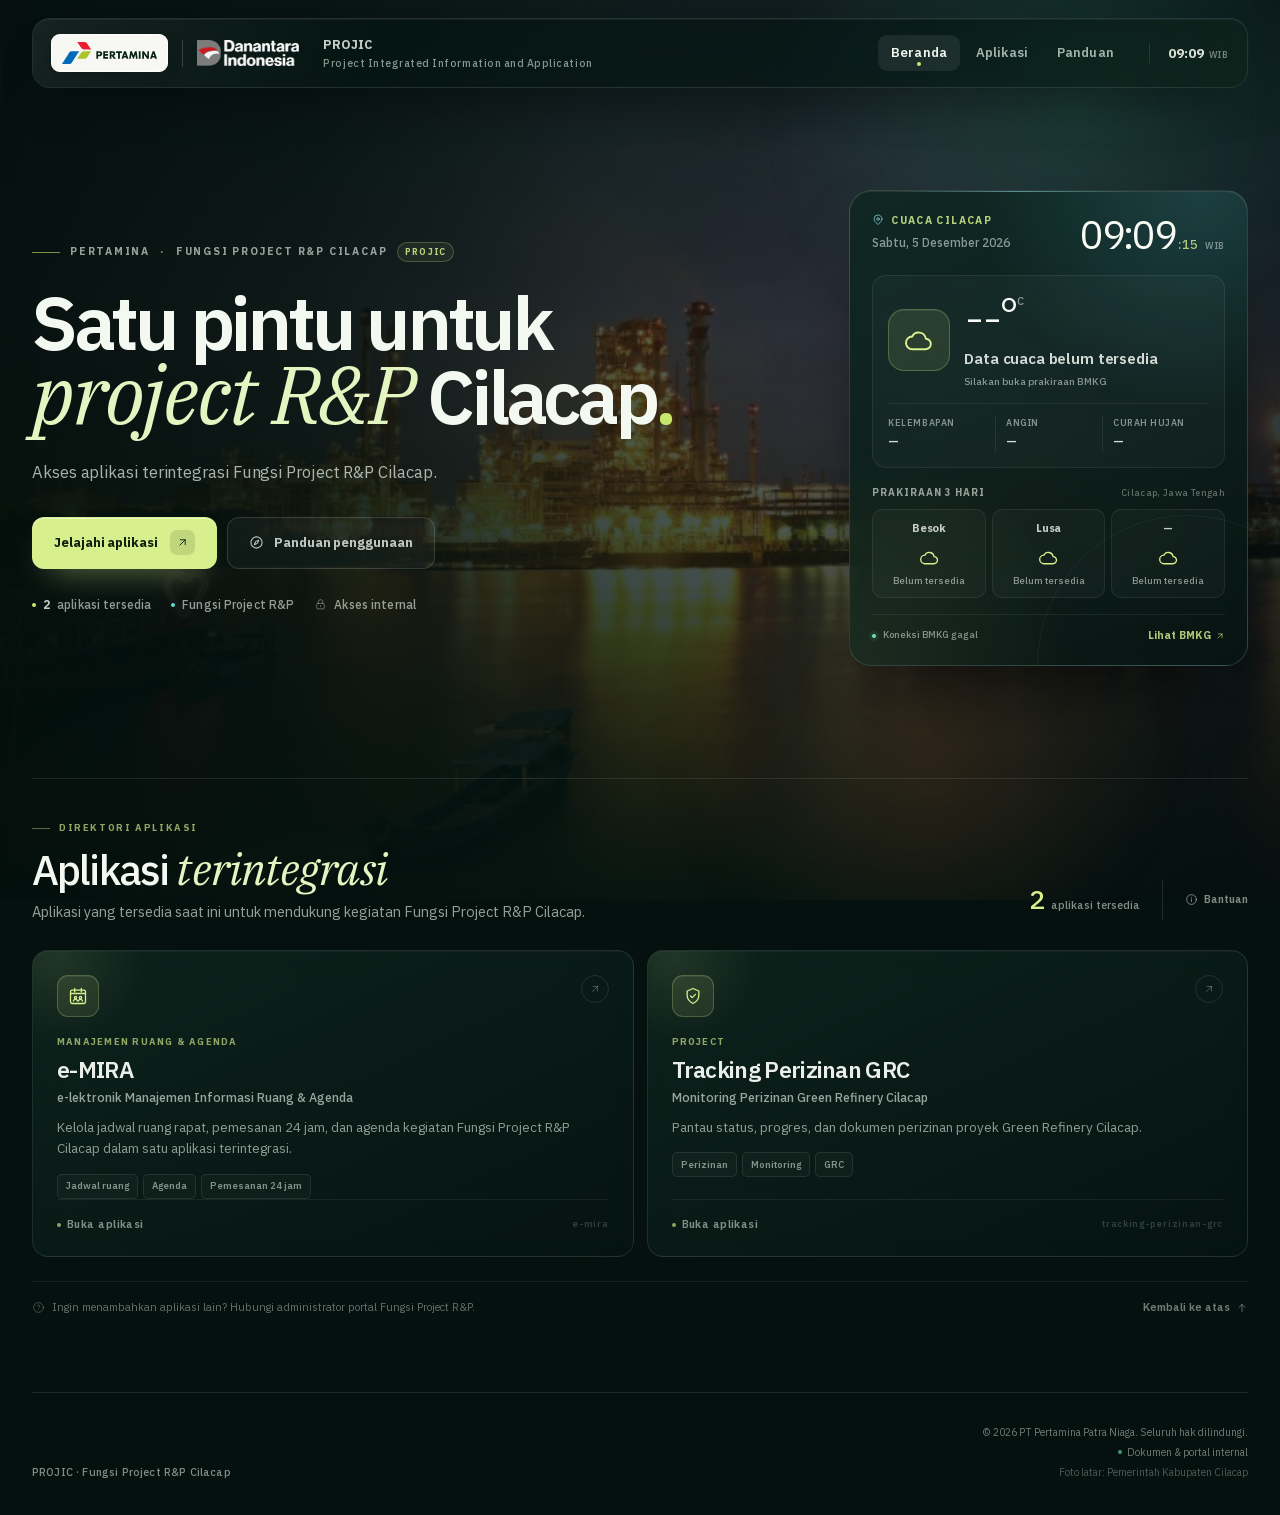
<file: WebSite_ProjectRnP/index.html>
<!DOCTYPE html>
<html lang="id">
<head>
  <meta charset="utf-8">
  <meta name="viewport" content="width=device-width, initial-scale=1">
  <meta name="theme-color" content="#04110e">
  <meta name="robots" content="noindex, nofollow">
  <meta name="description" content="PROJIC — Project Integrated Information and Application. Portal internal Fungsi Project R&amp;P Cilacap untuk akses aplikasi dan informasi cuaca BMKG.">
  <meta name="application-name" content="PROJIC">
  <meta property="og:site_name" content="PROJIC">
  <meta property="og:title" content="PROJIC — Fungsi Project R&amp;P Cilacap">
  <meta property="og:description" content="Project Integrated Information and Application — akses aplikasi terintegrasi Fungsi Project R&amp;P Cilacap.">
  <meta property="og:type" content="website">
  <title>PROJIC — Fungsi Project R&amp;P Cilacap</title>

  <link rel="icon" href="assets/images/favicon.svg" type="image/svg+xml">
  <link rel="stylesheet" href="assets/css/styles.css">
</head>
<body>
  <a class="skip-link" href="#aplikasi">Lewati ke daftar aplikasi</a>

  <div class="page-bg" aria-hidden="true">
    <div class="bg-photo"></div>
    <div class="bg-shade"></div>
    <div class="bg-grid"></div>
    <div class="bg-glow bg-glow--green"></div>
    <div class="bg-glow bg-glow--warm"></div>
    <div class="bg-noise"></div>
  </div>

  <div class="site-shell">
    <header class="topbar" id="topbar">
      <a class="brand" href="index.html" aria-label="PROJIC — Project Integrated Information and Application">
        <span class="pertamina-plate">
          <img src="assets/logos/pertamina.svg" alt="Pertamina" width="1097" height="255">
        </span>
        <span class="brand-divider" aria-hidden="true"></span>
        <img class="danantara-logo" src="assets/logos/danantara-reverse.png" alt="Danantara Indonesia" width="4269" height="1079">
      </a>

      <div class="brand-context">
        <strong>PROJIC</strong>
        <span>Project Integrated Information and Application</span>
      </div>

      <nav class="main-nav" aria-label="Navigasi utama">
        <a class="is-active" href="#beranda">Beranda</a>
        <a href="#aplikasi">Aplikasi</a>
        <button type="button" data-open-guide>Panduan</button>
      </nav>

      <div class="header-meta">
        <span class="header-live"><i aria-hidden="true"></i> Portal internal</span>
        <span class="header-time">
          <span class="sr-only">Waktu Indonesia Barat: </span>
          <span id="headerClock">--:--</span><small>WIB</small>
        </span>
      </div>

      <a class="header-apps-link" href="#aplikasi" aria-label="Lihat daftar aplikasi">
        <svg aria-hidden="true"><use href="#icon-grid"></use></svg>
        <span>Aplikasi</span>
      </a>
    </header>

    <main id="beranda">
      <section class="hero" aria-labelledby="hero-title">
        <div class="hero-copy">
          <p class="eyebrow hero-anim" style="--delay: .05s">
            <span class="eyebrow-line" aria-hidden="true"></span>
            Pertamina <span class="eyebrow-dot" aria-hidden="true">·</span> Fungsi Project R&amp;P Cilacap
            <span class="eyebrow-badge">PROJIC</span>
          </p>

          <h1 class="hero-anim" id="hero-title" style="--delay: .12s">
            Satu pintu untuk<br>
            <em>project R&amp;P</em> Cilacap<span class="title-dot">.</span>
          </h1>

          <p class="hero-lead hero-anim" style="--delay: .2s">
            Akses aplikasi terintegrasi Fungsi Project R&amp;P Cilacap.
          </p>

          <div class="hero-actions hero-anim" style="--delay: .28s">
            <a class="btn btn--primary" href="#aplikasi">
              Jelajahi aplikasi
              <span class="btn-arrow" aria-hidden="true">
                <svg><use href="#icon-arrow-up-right"></use></svg>
              </span>
            </a>
            <button class="btn btn--ghost" type="button" data-open-guide>
              <svg aria-hidden="true"><use href="#icon-compass"></use></svg>
              Panduan penggunaan
            </button>
          </div>

          <div class="hero-facts hero-anim" style="--delay: .34s" role="group" aria-label="Ringkasan portal">
            <span><i class="fact-dot fact-dot--lime" aria-hidden="true"></i><strong id="heroAppCount">1</strong> aplikasi tersedia</span>
            <span><i class="fact-dot fact-dot--teal" aria-hidden="true"></i>Fungsi Project R&amp;P</span>
            <span><svg aria-hidden="true"><use href="#icon-lock"></use></svg>Akses internal</span>
          </div>
        </div>

        <aside class="weather-card hero-anim" style="--delay: .3s" aria-labelledby="weatherTitle">
          <div class="wx-top">
            <div>
              <p class="wx-eyebrow" id="weatherTitle">
                <svg aria-hidden="true"><use href="#icon-pin"></use></svg>
                Cuaca Cilacap
              </p>
              <p class="wx-date" id="wxDate">Memuat tanggal…</p>
            </div>
            <div class="wx-clock">
              <span class="sr-only">Waktu Indonesia Barat: </span>
              <span id="heroClock">--:--</span><span class="wx-clock-sec" id="heroSeconds">:--</span><small>WIB</small>
            </div>
          </div>

          <div class="wx-body">
            <div class="wx-current" id="wxCurrent" aria-busy="true">
              <div class="wx-current-main">
                <span class="wx-icon" id="wxIcon" aria-hidden="true">
                  <svg><use href="#icon-wx-cloud"></use></svg>
                </span>
                <div class="wx-reading">
                  <div class="wx-temp-line">
                    <span class="wx-temp" id="wxTemp">--<span class="wx-deg">°</span></span>
                    <span class="wx-unit">C</span>
                  </div>
                  <p class="wx-cond" id="wxCond">Memuat data BMKG…</p>
                  <p class="wx-slot" id="wxSlot">Prakiraan terdekat</p>
                </div>
              </div>

              <div class="wx-meta">
                <div>
                  <span>Kelembapan</span>
                  <strong id="wxHumidity">--</strong>
                </div>
                <div>
                  <span>Angin</span>
                  <strong id="wxWind">--</strong>
                  <small id="wxWindDir"></small>
                </div>
                <div>
                  <span>Curah hujan</span>
                  <strong id="wxRain">--</strong>
                </div>
              </div>
            </div>

            <div class="wx-forecast-block">
              <div class="wx-forecast-head">
                <p>Prakiraan 3 hari</p>
                <span id="wxLocation">Cilacap, Jawa Tengah</span>
              </div>
              <div class="wx-forecast" id="wxForecast" role="group" aria-label="Prakiraan cuaca tiga hari">
                <div class="wx-day">
                  <span class="wx-day-name">Besok</span>
                  <span class="wx-day-date">—</span>
                  <span class="wx-day-icon" aria-hidden="true"><svg><use href="#icon-wx-cloud"></use></svg></span>
                  <strong class="wx-day-temp">--°<span>--°</span></strong>
                  <span class="wx-day-cond">Memuat…</span>
                </div>
                <div class="wx-day">
                  <span class="wx-day-name">Lusa</span>
                  <span class="wx-day-date">—</span>
                  <span class="wx-day-icon" aria-hidden="true"><svg><use href="#icon-wx-cloud"></use></svg></span>
                  <strong class="wx-day-temp">--°<span>--°</span></strong>
                  <span class="wx-day-cond">Memuat…</span>
                </div>
                <div class="wx-day">
                  <span class="wx-day-name">—</span>
                  <span class="wx-day-date">—</span>
                  <span class="wx-day-icon" aria-hidden="true"><svg><use href="#icon-wx-cloud"></use></svg></span>
                  <strong class="wx-day-temp">--°<span>--°</span></strong>
                  <span class="wx-day-cond">Memuat…</span>
                </div>
              </div>
            </div>
          </div>

          <div class="wx-footer">
            <span class="wx-updated"><i aria-hidden="true"></i><span id="wxUpdated">Menghubungkan BMKG…</span></span>
            <a class="wx-link" href="https://www.bmkg.go.id/cuaca/prakiraan-cuaca/33.01.22.1001" target="_blank" rel="noopener noreferrer">
              Lihat BMKG
              <svg aria-hidden="true"><use href="#icon-arrow-up-right"></use></svg>
            </a>
          </div>

          <span class="wx-orbit" aria-hidden="true"></span>
        </aside>
      </section>

      <section class="apps-section" id="aplikasi" aria-labelledby="apps-title">
        <div class="section-head">
          <div class="section-heading">
            <p class="section-kicker"><span aria-hidden="true"></span> Direktori aplikasi</p>
            <h2 id="apps-title">Aplikasi <em>terintegrasi</em></h2>
            <p class="section-desc">Aplikasi yang tersedia saat ini untuk mendukung kegiatan Fungsi Project R&amp;P Cilacap.</p>
          </div>
          <div class="section-side">
            <div class="result-count">
              <strong id="appCount">1</strong>
              <span>aplikasi tersedia</span>
            </div>
            <button class="section-guide" type="button" data-open-guide>
              <svg aria-hidden="true"><use href="#icon-info"></use></svg>
              Bantuan
            </button>
          </div>
        </div>

        <div class="app-directory" id="appDirectory" aria-live="polite"></div>

        <div class="section-foot">
          <p>
            <svg aria-hidden="true"><use href="#icon-help"></use></svg>
            Ingin menambahkan aplikasi lain? Hubungi administrator portal Fungsi Project R&amp;P.
          </p>
          <a href="#topbar" class="back-top">Kembali ke atas <svg aria-hidden="true"><use href="#icon-arrow-up"></use></svg></a>
        </div>
      </section>
    </main>

    <footer class="site-footer">
      <div class="footer-main">
        <p class="footer-org">PROJIC · Fungsi Project R&amp;P Cilacap</p>
      </div>

      <div class="footer-meta">
        <p>© <span id="footerYear">2026</span> PT Pertamina Patra Niaga. Seluruh hak dilindungi.</p>
        <p class="footer-internal"><span aria-hidden="true"></span> Dokumen &amp; portal internal</p>
        <p class="footer-credit">Foto latar: Pemerintah Kabupaten Cilacap</p>
      </div>
    </footer>
  </div>

  <!-- Icon sprite -->
  <svg class="svg-sprite" aria-hidden="true" xmlns="http://www.w3.org/2000/svg">
    <symbol id="icon-close" viewBox="0 0 24 24"><path d="M18 6 6 18M6 6l12 12"/></symbol>
    <symbol id="icon-arrow-up-right" viewBox="0 0 24 24"><path d="M7 17 17 7M8 7h9v9"/></symbol>
    <symbol id="icon-arrow-up" viewBox="0 0 24 24"><path d="M12 19V5M6 11l6-6 6 6"/></symbol>
    <symbol id="icon-compass" viewBox="0 0 24 24"><circle cx="12" cy="12" r="9"/><path d="m15.5 8.5-2.1 4.9-4.9 2.1 2.1-4.9 4.9-2.1Z"/></symbol>
    <symbol id="icon-lock" viewBox="0 0 24 24"><rect x="5" y="10" width="14" height="10" rx="2"/><path d="M8 10V7a4 4 0 0 1 8 0v3M12 14v2"/></symbol>
    <symbol id="icon-pin" viewBox="0 0 24 24"><path d="M20 10c0 5-8 11-8 11S4 15 4 10a8 8 0 1 1 16 0Z"/><circle cx="12" cy="10" r="2.6"/></symbol>
    <symbol id="icon-info" viewBox="0 0 24 24"><circle cx="12" cy="12" r="9"/><path d="M12 11v5M12 8h.01"/></symbol>
    <symbol id="icon-help" viewBox="0 0 24 24"><circle cx="12" cy="12" r="9"/><path d="M9.8 9a2.3 2.3 0 0 1 4.5.7c0 1.6-2.3 1.8-2.3 3.3M12 17h.01"/></symbol>
    <symbol id="icon-grid" viewBox="0 0 24 24"><rect x="4" y="4" width="6" height="6" rx="1.4"/><rect x="14" y="4" width="6" height="6" rx="1.4"/><rect x="4" y="14" width="6" height="6" rx="1.4"/><rect x="14" y="14" width="6" height="6" rx="1.4"/></symbol>
    <symbol id="icon-meeting" viewBox="0 0 24 24"><rect x="3" y="5" width="18" height="16" rx="2"/><path d="M8 3v4M16 3v4M3 9h18"/><circle cx="9" cy="14" r="1.4"/><circle cx="15" cy="14" r="1.4"/><path d="M6.4 18c.4-1.3 1.4-2 2.6-2s2.1.7 2.5 2M12.5 18c.4-1.3 1.4-2 2.5-2s2.1.7 2.5 2"/></symbol>
    <symbol id="icon-chart" viewBox="0 0 24 24"><path d="M4 20V10M10 20V4M16 20v-7M22 20H2"/><path d="m4 7 5-3 6 4 5-5"/></symbol>
    <symbol id="icon-folder" viewBox="0 0 24 24"><path d="M3 7a2 2 0 0 1 2-2h5l2 2h7a2 2 0 0 1 2 2v9a2 2 0 0 1-2 2H5a2 2 0 0 1-2-2V7Z"/><path d="M8 13h8M8 16.5h5"/></symbol>
    <symbol id="icon-shield" viewBox="0 0 24 24"><path d="M12 3 5 6v5c0 4.5 3 7.8 7 10 4-2.2 7-5.5 7-10V6l-7-3Z"/><path d="m9 12 2 2 4-4"/></symbol>
    <symbol id="icon-tools" viewBox="0 0 24 24"><path d="M14.5 6.5a4.5 4.5 0 0 0-6 6L3 18l3 3 5.5-5.5a4.5 4.5 0 0 0 6-6l-2.8 2.8-3-3 2.8-2.8Z"/></symbol>
    <symbol id="icon-wx-sun" viewBox="0 0 24 24"><circle cx="12" cy="12" r="3.6"/><path d="M12 2v2.3M12 19.7V22M2 12h2.3M19.7 12H22M4.9 4.9 6.5 6.5M17.5 17.5l1.6 1.6M19.1 4.9l-1.6 1.6M6.5 17.5l-1.6 1.6"/></symbol>
    <symbol id="icon-wx-partly" viewBox="0 0 24 24"><circle cx="8.2" cy="8.2" r="3"/><path d="M8.2 2.2v1.5M2.2 8.2h1.5M3.9 3.9l1 1M12.5 3.9l-1 1M2.7 13.7a3.8 3.8 0 0 0 3.7 3.1h8.2a3.5 3.5 0 0 0 .3-7 5 5 0 0 0-9.4-1.5"/></symbol>
    <symbol id="icon-wx-cloud" viewBox="0 0 24 24"><path d="M7.4 18.5h9.1a3.7 3.7 0 0 0 .3-7.4 5.1 5.1 0 0 0-9.6-1.6 4 4 0 1 0 .2 9Z"/></symbol>
    <symbol id="icon-wx-rain" viewBox="0 0 24 24"><path d="M7.4 16.5h9.1a3.7 3.7 0 0 0 .3-7.4 5.1 5.1 0 0 0-9.6-1.6 4 4 0 1 0 .2 9Z"/><path d="m8.5 19.2-1 2M12.5 19.2l-1 2M16.5 19.2l-1 2"/></symbol>
    <symbol id="icon-wx-storm" viewBox="0 0 24 24"><path d="M7.4 15.4h9.1a3.7 3.7 0 0 0 .3-7.4 5.1 5.1 0 0 0-9.6-1.6 4 4 0 1 0 .2 9Z"/><path d="m12.8 16.5-2 3h2.4l-1.4 2.7"/></symbol>
    <symbol id="icon-wx-fog" viewBox="0 0 24 24"><path d="M7.4 14.7h9.1a3.7 3.7 0 0 0 .3-7.4 5.1 5.1 0 0 0-9.6-1.6 4 4 0 1 0 .2 9Z"/><path d="M4.5 18h12M7 20.7h9"/></symbol>
    <symbol id="icon-wx-wind" viewBox="0 0 24 24"><path d="M3 8h10.5a3 3 0 1 0-3-3M3 12h15a3 3 0 1 1-3 3M3 16h7"/></symbol>
  </svg>

  <dialog class="info-dialog" id="infoDialog" aria-labelledby="dialogTitle">
    <div class="dialog-surface">
      <button class="dialog-close" id="dialogClose" type="button" aria-label="Tutup dialog">
        <svg aria-hidden="true"><use href="#icon-close"></use></svg>
      </button>
      <span class="dialog-icon" id="dialogIcon" aria-hidden="true">
        <svg><use href="#icon-compass"></use></svg>
      </span>
      <p class="dialog-kicker" id="dialogKicker">Panduan portal</p>
      <h2 id="dialogTitle">Cara menggunakan portal</h2>
      <div class="dialog-body" id="dialogBody"></div>
      <div class="dialog-actions" id="dialogActions">
        <button class="btn btn--small btn--primary" id="dialogConfirm" type="button">Mengerti</button>
      </div>
    </div>
  </dialog>

  <noscript>
    <div class="noscript-note">
      Aktifkan JavaScript untuk menampilkan direktori aplikasi dan informasi cuaca.
      <a href="apps/e-mira/index.html">Buka e-MIRA</a>
    </div>
  </noscript>

  <script src="assets/js/apps.js" defer></script>
  <script src="assets/js/main.js" defer></script>
</body>
</html>
</file>
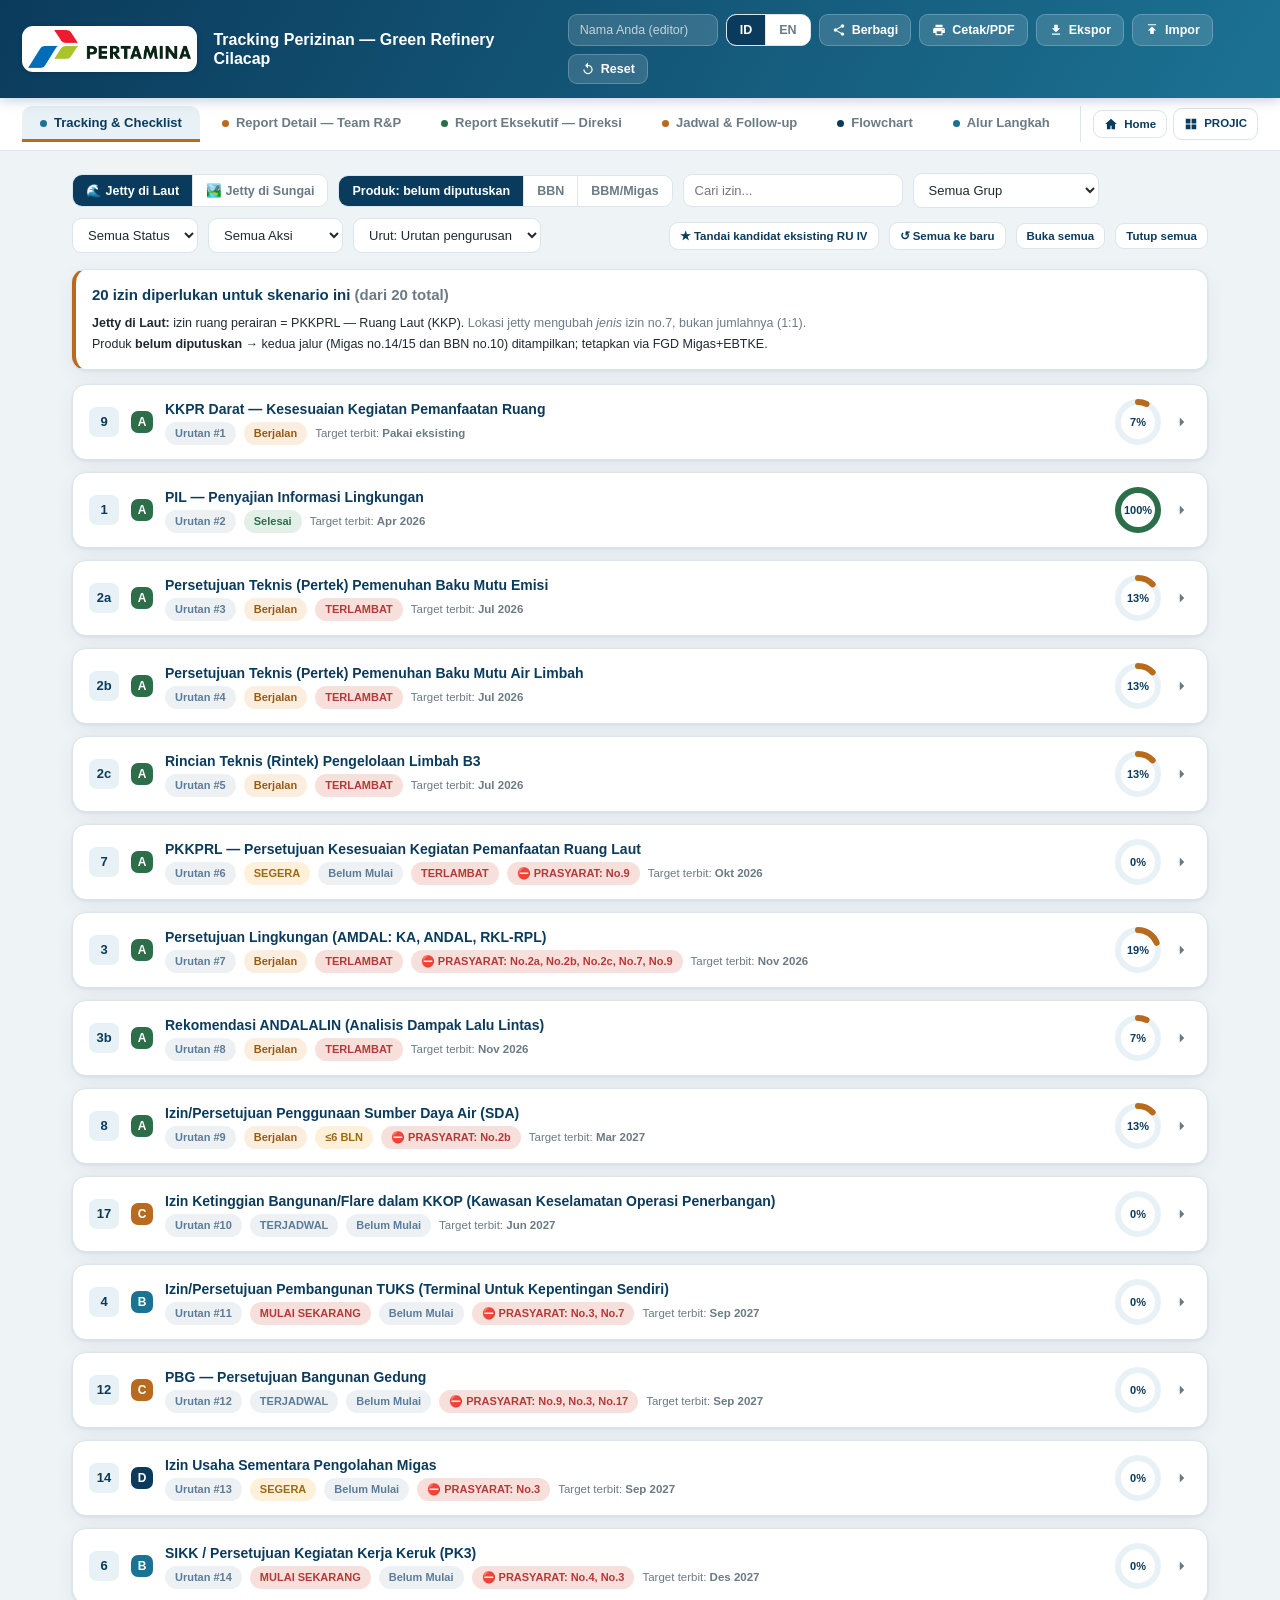
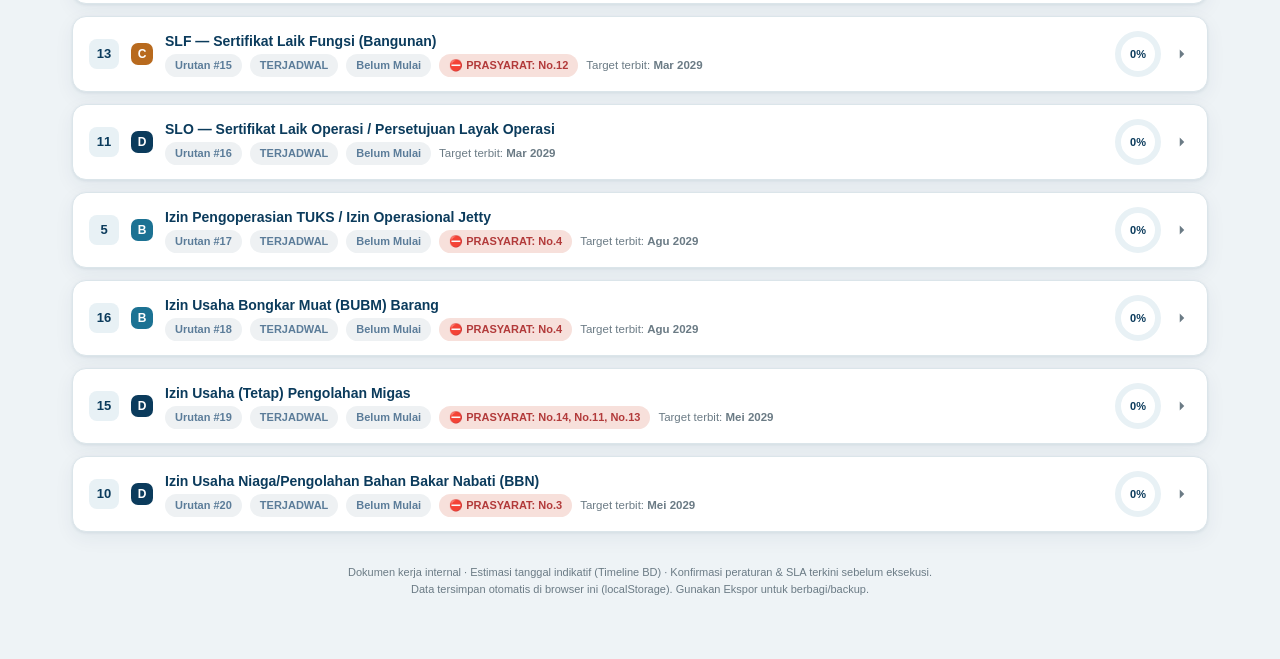
<file: WebSite_ProjectRnP/apps/tracking-perizinan-grc/index.html>
<!DOCTYPE html>
<html lang="id">
<head>
<meta charset="UTF-8">
<meta name="viewport" content="width=device-width, initial-scale=1.0">
<title>Tracking Perizinan — Green Refinery Cilacap (GRC)</title>
<style>
:root{
  --navy:#0B3B5C; --teal:#1C7293; --teal2:#2A8CB0; --green:#2C6E49; --amber:#B86A1E;
  --red:#B23A3A; --steel:#5B7C99; --ink:#1f2a30; --muted:#6b7b85;
  --bg:#eef3f6; --card:#ffffff; --line:#dbe5ea; --soft:#f4f8fa; --soft2:#e8f1f5;
  --shadow:0 1px 3px rgba(11,59,92,.08),0 6px 20px rgba(11,59,92,.06);
  --r:14px;
}
*{box-sizing:border-box}
html,body{margin:0;padding:0}
body{font-family:-apple-system,BlinkMacSystemFont,"Segoe UI",Roboto,Helvetica,Arial,sans-serif;
  background:var(--bg);color:var(--ink);font-size:14px;line-height:1.5;-webkit-font-smoothing:antialiased}
h1,h2,h3,h4{margin:0;font-weight:700;color:var(--navy)}
button{font-family:inherit;cursor:pointer;border:none;background:none}
a{color:var(--teal)}

/* ---------- top bar ---------- */
.topbar{position:sticky;top:0;z-index:50;background:linear-gradient(120deg,var(--navy),var(--teal));color:#fff;
  padding:14px 22px;display:flex;align-items:center;gap:16px;box-shadow:0 2px 12px rgba(11,59,92,.25)}
.topbar .logo{height:46px;min-width:46px;padding:4px 11px;border-radius:11px;background:#fff;
  display:flex;align-items:center;justify-content:center;box-shadow:0 1px 5px rgba(0,0,0,.18)}
.topbar .logo img{max-height:38px;max-width:185px;display:block}
.brandtxt{display:flex;flex-direction:column;line-height:1.05;font-weight:800;color:var(--navy);font-size:15px;text-align:center;letter-spacing:.2px}
.brandtxt b{font-size:8px;letter-spacing:1.4px;color:var(--teal);font-weight:800;margin-bottom:1px}
.topbar .ttl{font-size:16px;font-weight:800;color:#fff;line-height:1.2}
.topbar .sub{font-size:11.5px;color:rgba(255,255,255,.8)}
.topbar .spacer{flex:1}
.tools{display:flex;gap:8px;flex-wrap:wrap}
.tbtn{background:rgba(255,255,255,.14);color:#fff;border:1px solid rgba(255,255,255,.22);
  padding:7px 12px;border-radius:9px;font-size:12.5px;font-weight:600;display:inline-flex;align-items:center;gap:6px;
  transition:.15s}
.tbtn:hover{background:rgba(255,255,255,.26)}
.tbtn svg{width:14px;height:14px;fill:currentColor}

/* ---------- tabs ---------- */
.tabs{display:flex;gap:4px;background:var(--card);padding:8px 22px;border-bottom:1px solid var(--line);
  position:sticky;top:70px;z-index:40;flex-wrap:wrap}
.tab{padding:9px 18px;border-radius:10px 10px 0 0;font-weight:700;font-size:13px;color:var(--muted);
  border-bottom:3px solid transparent;transition:.15s}
.tab:hover{color:var(--navy);background:var(--soft)}
.tab.active{color:var(--navy);border-bottom-color:var(--amber);background:var(--soft2)}
.tab .dot{display:inline-block;width:7px;height:7px;border-radius:50%;margin-right:7px;vertical-align:middle}
.tabs .tabnav{margin-left:auto;display:flex;align-items:center;gap:6px;padding-left:12px;border-left:1px solid var(--line)}
.tabs .tabnav .btn{display:inline-flex;align-items:center;gap:6px;text-decoration:none;white-space:nowrap}
.tabs .tabnav .btn svg{width:14px;height:14px;fill:currentColor}
@media(max-width:620px){.tabs .tabnav{margin-left:0;padding-left:0;padding-top:4px;border-left:0;width:100%;justify-content:flex-end}}

.wrap{max-width:1180px;margin:0 auto;padding:22px}
.view{display:none}
.view.active{display:block;animation:fade .25s ease}
@keyframes fade{from{opacity:0;transform:translateY(6px)}to{opacity:1;transform:none}}

/* ---------- generic ---------- */
.card{background:var(--card);border:1px solid var(--line);border-radius:var(--r);box-shadow:var(--shadow)}
.badge{display:inline-flex;align-items:center;gap:5px;padding:3px 10px;border-radius:20px;font-size:11px;font-weight:700;white-space:nowrap}
.grp{width:22px;height:22px;border-radius:7px;display:inline-flex;align-items:center;justify-content:center;font-weight:800;font-size:12px;color:#fff}
.gA{background:var(--green)} .gB{background:var(--teal)} .gC{background:var(--amber)} .gD{background:var(--navy)}
.muted{color:var(--muted)}

/* status pills */
.st-belum{background:#eef1f3;color:var(--steel)}
.st-berjalan{background:#fbeede;color:#9a5a16}
.st-selesai{background:#e2f0e8;color:var(--green)}
.st-na{background:#eceff1;color:#90a4ae}
.ak-SELESAI{background:#e2f0e8;color:var(--green)}
.ak-BERJALAN{background:#fbeede;color:#9a5a16}
.ak-SEKARANG{background:#f7e0db;color:var(--red)}
.ak-SEGERA{background:#fef0d9;color:#9c6a12}
.ak-TERJADWAL{background:#eef1f3;color:var(--steel)}
.flag-over{background:#f7e0db;color:var(--red)}
.flag-soon{background:#fef0d9;color:#9c6a12}

/* ---------- filters ---------- */
.filters{display:flex;gap:10px;flex-wrap:wrap;align-items:center;margin-bottom:16px}
.filters input,.filters select{padding:8px 11px;border:1px solid var(--line);border-radius:9px;font-size:13px;background:#fff;color:var(--ink)}
.filters input[type=search]{min-width:220px}
.chip{padding:6px 12px;border-radius:20px;font-size:12px;font-weight:600;background:#fff;border:1px solid var(--line);color:var(--muted)}
.chip.on{background:var(--navy);color:#fff;border-color:var(--navy)}

/* ---------- permit card ---------- */
.permit{margin-bottom:12px;overflow:hidden}
.phead{display:flex;align-items:center;gap:12px;padding:14px 16px;cursor:pointer;transition:.15s}
.phead:hover{background:var(--soft)}
.phead .idno{width:30px;height:30px;border-radius:8px;background:var(--soft2);color:var(--navy);font-weight:800;
  display:flex;align-items:center;justify-content:center;font-size:13px;flex:0 0 auto}
.phead .pt{flex:1;min-width:0}
.phead .pt .nm{font-weight:700;color:var(--navy);font-size:14px}
.phead .pt .mt{font-size:11.5px;color:var(--muted);margin-top:2px;display:flex;gap:8px;flex-wrap:wrap;align-items:center}
.ring{flex:0 0 auto}
.caret{transition:.2s;fill:var(--muted)}
.permit.open .caret{transform:rotate(90deg)}
.pbody{display:none;border-top:1px solid var(--line);padding:16px;background:var(--soft)}
.permit.open .pbody{display:block}

.infogrid{display:grid;grid-template-columns:repeat(auto-fit,minmax(200px,1fr));gap:10px;margin-bottom:14px}
.infocell{background:#fff;border:1px solid var(--line);border-radius:10px;padding:9px 11px}
.infocell .k{font-size:10.5px;text-transform:uppercase;letter-spacing:.4px;color:var(--muted);font-weight:700}
.infocell .v{font-size:12.5px;margin-top:2px}
.note-box{background:#fff;border-left:4px solid var(--amber);border-radius:8px;padding:10px 12px;font-size:12.5px;margin-bottom:14px}

.sec-h{font-size:12px;font-weight:800;color:var(--teal);text-transform:uppercase;letter-spacing:.5px;margin:14px 0 8px;display:flex;align-items:center;gap:8px}
.sec-h .pct{margin-left:auto;font-size:11px;color:var(--muted);font-weight:700}

/* flowchart */
.flow{display:flex;gap:0;flex-wrap:wrap;align-items:stretch}
.fstep{position:relative;display:flex;align-items:center;gap:9px;background:#fff;border:1.5px solid var(--line);
  border-radius:11px;padding:9px 12px;margin:0 18px 12px 0;cursor:pointer;transition:.15s;min-width:200px;max-width:340px;flex:1 1 240px}
.fstep:hover{border-color:var(--teal);box-shadow:0 2px 8px rgba(28,114,147,.15)}
.fstep .num{width:24px;height:24px;border-radius:50%;background:var(--soft2);color:var(--navy);font-weight:800;font-size:12px;
  display:flex;align-items:center;justify-content:center;flex:0 0 auto;transition:.15s}
.fstep .tx{font-size:12px;line-height:1.35}
.fstep.done{background:#eef7f1;border-color:var(--green)}
.fstep.done .num{background:var(--green);color:#fff}
.fstep.done .tx{color:#2a553c}
.fstep::after{content:"";position:absolute;right:-18px;top:50%;width:18px;height:2px;background:var(--line)}
.fstep:last-child::after,.fstep.norrow::after{display:none}
.fstep .chk{position:absolute;right:8px;top:8px;width:16px;height:16px;border-radius:5px;border:1.5px solid var(--line);
  display:flex;align-items:center;justify-content:center}
.fstep.done .chk{background:var(--green);border-color:var(--green)}
.fstep.done .chk svg{display:block}
.fstep .chk svg{display:none;width:11px;height:11px;fill:#fff}

/* checklist */
.clist{display:grid;grid-template-columns:1fr 1fr;gap:6px 18px}
@media(max-width:680px){.clist{grid-template-columns:1fr}}
.citem{display:flex;align-items:flex-start;gap:9px;padding:7px 9px;background:#fff;border:1px solid var(--line);border-radius:9px;cursor:pointer;transition:.12s;font-size:12.5px}
.citem:hover{border-color:var(--teal)}
.citem .box{width:17px;height:17px;border-radius:5px;border:1.5px solid var(--steel);flex:0 0 auto;margin-top:1px;display:flex;align-items:center;justify-content:center;transition:.12s}
.citem.done .box{background:var(--teal);border-color:var(--teal)}
.citem.done .box svg{display:block}
.citem .box svg{display:none;width:12px;height:12px;fill:#fff}
.citem.done .lbl{color:var(--muted);text-decoration:line-through}

/* pic + followups */
.row2{display:grid;grid-template-columns:1fr 1fr;gap:14px;margin-top:14px}
@media(max-width:680px){.row2{grid-template-columns:1fr}}
.field label{font-size:11px;font-weight:700;color:var(--muted);text-transform:uppercase;letter-spacing:.4px;display:block;margin-bottom:4px}
.field input,.field select,.field textarea{width:100%;padding:8px 10px;border:1px solid var(--line);border-radius:8px;font-size:12.5px;font-family:inherit;background:#fff;color:var(--ink)}
.fu-list{margin-top:8px;display:flex;flex-direction:column;gap:6px}
.fu{background:#fff;border:1px solid var(--line);border-left:3px solid var(--teal);border-radius:8px;padding:8px 10px;font-size:12px;display:flex;gap:10px;align-items:flex-start}
.fu.done{border-left-color:var(--green);opacity:.75}
.fu .fdate{color:var(--muted);font-weight:700;white-space:nowrap;font-size:11px}
.fu .ftx{flex:1}
.fu .fby{color:var(--steel);font-size:11px}
.fu .fdel{color:var(--red);font-weight:700;cursor:pointer;font-size:14px;line-height:1}
.addfu{display:flex;gap:8px;margin-top:8px;flex-wrap:wrap}
.addfu input{flex:1;min-width:140px;padding:8px 10px;border:1px solid var(--line);border-radius:8px;font-size:12.5px}
.btn{background:var(--navy);color:#fff;padding:8px 14px;border-radius:9px;font-weight:700;font-size:12.5px;transition:.15s}
.btn:hover{background:var(--teal)}
.btn.ghost{background:#fff;color:var(--navy);border:1px solid var(--line)}
.btn.ghost:hover{background:var(--soft2)}
.btn.sm{padding:6px 10px;font-size:11.5px}

.status-sel{padding:5px 9px;border-radius:8px;border:1px solid var(--line);font-size:11.5px;font-weight:700;background:#fff}

/* progress ring (svg) */
.ringwrap{position:relative;width:46px;height:46px}
.ringwrap .lbl{position:absolute;inset:0;display:flex;align-items:center;justify-content:center;font-size:11px;font-weight:800;color:var(--navy)}

/* progress bar */
.pbar{height:8px;background:var(--soft2);border-radius:6px;overflow:hidden}
.pbar > span{display:block;height:100%;border-radius:6px;background:linear-gradient(90deg,var(--teal),var(--green));transition:width .5s ease}

/* ---------- REPORT shared ---------- */
.rep-head{display:flex;align-items:flex-end;gap:14px;margin-bottom:18px;flex-wrap:wrap}
.rep-head h2{font-size:21px}
.rep-head .meta{font-size:12px;color:var(--muted)}
.kpis{display:grid;grid-template-columns:repeat(auto-fit,minmax(150px,1fr));gap:12px;margin-bottom:18px}
.kpi{padding:16px;border-radius:var(--r);text-align:center;color:#fff;position:relative;overflow:hidden}
.kpi .n{font-size:34px;font-weight:800;line-height:1}
.kpi .l{font-size:11.5px;font-weight:700;margin-top:5px;opacity:.95;text-transform:uppercase;letter-spacing:.4px}
.kpi.k1{background:linear-gradient(135deg,#2C6E49,#3c9466)}
.kpi.k2{background:linear-gradient(135deg,#B86A1E,#d68a3c)}
.kpi.k3{background:linear-gradient(135deg,#B23A3A,#d35a5a)}
.kpi.k4{background:linear-gradient(135deg,#5B7C99,#7795ad)}
.kpi.k0{background:linear-gradient(135deg,#0B3B5C,#1C7293)}

table.rt{width:100%;border-collapse:collapse;font-size:12.5px;background:#fff;border-radius:12px;overflow:hidden}
table.rt th{background:var(--navy);color:#fff;text-align:left;padding:9px 11px;font-size:11.5px;font-weight:700}
table.rt td{padding:8px 11px;border-bottom:1px solid var(--line);vertical-align:middle}
table.rt tr:last-child td{border-bottom:none}
table.rt tr:nth-child(even) td{background:var(--soft)}
.minibar{height:7px;width:80px;background:var(--soft2);border-radius:5px;overflow:hidden;display:inline-block;vertical-align:middle}
.minibar>span{display:block;height:100%;background:linear-gradient(90deg,var(--teal),var(--green))}

.panel{padding:16px 18px;margin-bottom:16px}
.panel h3{font-size:14px;margin-bottom:12px;display:flex;align-items:center;gap:8px}
.phase-row{display:flex;align-items:center;gap:12px;margin-bottom:11px}
.phase-row .pn{width:130px;font-size:12px;font-weight:700;color:var(--navy)}
.phase-row .pbar{flex:1}
.phase-row .pv{width:42px;text-align:right;font-size:12px;font-weight:800;color:var(--navy)}

/* exec donut */
.exec-hero{display:grid;grid-template-columns:230px 1fr;gap:20px;align-items:center;margin-bottom:18px}
@media(max-width:720px){.exec-hero{grid-template-columns:1fr}}
.gauge{position:relative;width:210px;height:210px;margin:auto}
.gauge .center{position:absolute;inset:0;display:flex;flex-direction:column;align-items:center;justify-content:center}
.gauge .big{font-size:46px;font-weight:800;color:var(--navy);line-height:1}
.gauge .cap{font-size:11px;color:var(--muted);font-weight:700;text-transform:uppercase;letter-spacing:.5px}

.exec-actions{display:flex;flex-direction:column;gap:10px}
.eact{display:flex;gap:12px;align-items:flex-start;background:#fff;border:1px solid var(--line);border-radius:12px;padding:13px 15px;box-shadow:var(--shadow)}
.eact .ei{width:34px;height:34px;border-radius:9px;display:flex;align-items:center;justify-content:center;flex:0 0 auto;color:#fff;font-weight:800}
.eact .et{font-weight:700;color:var(--navy);font-size:13.5px}
.eact .ed{font-size:12px;color:var(--muted);margin-top:2px}

.grpgrid{display:grid;grid-template-columns:repeat(auto-fit,minmax(220px,1fr));gap:12px}
.gcard{background:#fff;border:1px solid var(--line);border-radius:13px;padding:14px;box-shadow:var(--shadow)}
.gcard .gh{display:flex;align-items:center;gap:9px;margin-bottom:10px}
.gcard .gh .nm{font-weight:700;font-size:13px;color:var(--navy)}
.gcard .gh .pv{margin-left:auto;font-weight:800;color:var(--navy)}
.gstat{display:flex;gap:6px;font-size:11px;color:var(--muted);margin-top:8px;flex-wrap:wrap}
.gstat b{color:var(--navy)}

/* timeline */
.tl{position:relative;background:#fff;border:1px solid var(--line);border-radius:13px;padding:18px 16px 26px;box-shadow:var(--shadow);overflow-x:auto}
.tl-track{position:relative;height:3px;background:var(--line);margin:34px 10px 10px;border-radius:3px;min-width:600px}
.tl-yr{position:absolute;top:-26px;transform:translateX(-50%);font-size:11px;font-weight:700;color:var(--muted)}
.tl-yr::after{content:"";position:absolute;left:50%;top:20px;width:1px;height:8px;background:var(--line)}
.tl-mk{position:absolute;top:50%;transform:translate(-50%,-50%);width:13px;height:13px;border-radius:50%;border:2.5px solid #fff;box-shadow:0 0 0 1px var(--line);cursor:pointer}
.tl-mk .tip{display:none;position:absolute;bottom:20px;left:50%;transform:translateX(-50%);background:var(--navy);color:#fff;
  font-size:10.5px;padding:5px 8px;border-radius:7px;white-space:nowrap;z-index:5}
.tl-mk:hover .tip{display:block}

.emptyhint{text-align:center;color:var(--muted);padding:40px;font-size:13px}

/* print */
.printonly{display:none}
/* ================= PANDUAN: FLOWCHART ================= */
#view-flow .fl-head{display:flex;align-items:center;gap:14px;flex-wrap:wrap;margin-bottom:12px}
#view-flow .fl-sum{font-size:13px;color:var(--ink)}
#view-flow .fl-sum b{color:var(--navy)}
#view-flow .fl-legend{display:flex;gap:13px;flex-wrap:wrap;align-items:center;font-size:11.5px;color:var(--muted);margin-left:auto}
#view-flow .fl-legend .lg{display:inline-flex;align-items:center;gap:6px}
#view-flow .fl-legend .sw{width:13px;height:13px;border-radius:4px;display:inline-block}
#view-flow .fl-legend .ed{width:24px;height:0;border-top:3px solid #8E1B1B;display:inline-block}
#view-flow .fl-legend .ed.prod{border-top-width:4.5px}
#view-flow .fl-scroll{overflow:auto;background:var(--card);border:1px solid var(--line);border-radius:14px;box-shadow:var(--shadow);padding:16px}
#view-flow .fl-canvas{position:relative;margin:0 auto;background-image:radial-gradient(circle,#d4e0e8 1px,transparent 1px);background-size:26px 26px}
#view-flow svg.fl-edges{position:absolute;top:0;left:0;pointer-events:none;overflow:visible}
#view-flow .fl-stage{position:absolute;top:0;height:34px;display:flex;align-items:center;justify-content:center;font-size:11px;font-weight:800;color:var(--navy);background:rgba(255,255,255,.88);border:1px solid var(--line);border-radius:9px;text-transform:uppercase;letter-spacing:.3px;text-align:center;padding:0 8px}
#view-flow .fl-stage i{position:absolute;top:-7px;left:12px;font-size:9px;background:var(--navy);color:#fff;padding:2px 7px;border-radius:7px}
#view-flow .fl-node{position:absolute;background:var(--card);border:1px solid var(--line);display:flex;flex-direction:column;justify-content:center;border-radius:13px;box-shadow:0 2px 8px rgba(11,59,92,.09);padding:10px 12px 10px 16px;overflow:hidden}
#view-flow .fl-node::before{content:"";position:absolute;left:0;top:0;bottom:0;width:6px;border-radius:13px 0 0 13px;background:var(--c)}
#view-flow .fl-node .fnh{display:flex;align-items:center;gap:8px;margin-bottom:3px}
#view-flow .fl-node .fnum{width:23px;height:23px;border-radius:7px;color:#fff;font-weight:800;font-size:12px;display:flex;align-items:center;justify-content:center;flex:0 0 auto;background:var(--c)}
#view-flow .fl-node .ford{font-size:9.5px;font-weight:700;color:var(--muted);background:#eef3f6;padding:1px 6px;border-radius:6px;margin-left:auto}
#view-flow .fl-node .fnm{font-size:11.5px;font-weight:700;color:var(--navy);line-height:1.3;overflow-wrap:break-word;word-break:break-word}
#view-flow .fl-node .fmeta{font-size:10px;color:var(--muted);margin-top:3px}
#view-flow .fl-node.endpoint{border-color:transparent;box-shadow:0 4px 18px rgba(44,110,73,.28)}
#view-flow .fl-node.endpoint::after{content:attr(data-ribbon);position:absolute;top:7px;right:-1px;font-size:8.5px;font-weight:800;color:#fff;background:var(--c);padding:2px 9px 2px 10px;border-radius:7px 0 0 7px;letter-spacing:.4px}
#view-flow .fl-foot{color:var(--muted);font-size:11px;margin-top:10px;line-height:1.6}

/* ================= PANDUAN: ALUR LANGKAH ================= */
#view-steps .sp-intro{background:var(--card);border:1px solid var(--line);border-radius:12px;padding:12px 16px;margin-bottom:16px;font-size:12.5px;color:var(--muted);box-shadow:var(--shadow)}
#view-steps .sp-intro b{color:var(--navy)}
#view-steps .sp-permit{background:var(--card);border:1px solid var(--line);border-left:7px solid var(--c);border-radius:16px;box-shadow:var(--shadow);padding:15px 18px 18px;margin-bottom:16px;break-inside:avoid;page-break-inside:avoid}
#view-steps .sp-phead{display:flex;gap:13px;align-items:flex-start;margin-bottom:14px}
#view-steps .sp-pno{flex:0 0 auto;width:42px;height:42px;border-radius:12px;background:var(--c);color:#fff;font-weight:800;font-size:16px;display:flex;align-items:center;justify-content:center}
#view-steps .sp-pord{font-size:10px;font-weight:700;letter-spacing:.4px;text-transform:uppercase;color:var(--c)}
#view-steps .sp-ptt h3{font-size:16px;font-weight:800;line-height:1.25;margin:2px 0 5px;color:var(--navy)}
#view-steps .sp-pmeta{display:flex;flex-wrap:wrap;gap:6px}
#view-steps .sp-pmeta span{font-size:11px;color:var(--muted);background:#f1f6f9;border:1px solid var(--line);border-radius:7px;padding:3px 9px;font-weight:600}
#view-steps .sp-flow{display:flex;flex-wrap:wrap;align-items:flex-start;gap:4px}
#view-steps .sp-step{flex:1 1 170px;min-width:158px;max-width:230px;display:flex;flex-direction:column;align-items:center;text-align:center;padding:4px 6px 10px}
#view-steps .sp-node{position:relative;margin-bottom:9px}
#view-steps .sp-ic{width:56px;height:56px;border-radius:50%;background:#eef4f7;background:color-mix(in srgb,var(--c) 11%,#fff);border:2.5px solid var(--c);color:var(--c);display:flex;align-items:center;justify-content:center}
#view-steps .sp-ic svg{width:27px;height:27px}
#view-steps .sp-snum{position:absolute;right:-6px;top:-6px;width:22px;height:22px;border-radius:50%;background:var(--c);color:#fff;font-weight:800;font-size:11.5px;display:flex;align-items:center;justify-content:center;border:2px solid #fff}
#view-steps .sp-cap{font-size:12px;font-weight:800;color:var(--navy);line-height:1.25;margin-bottom:4px}
#view-steps .sp-desc{font-size:10.5px;color:var(--muted);line-height:1.4}
#view-steps .sp-arr{flex:0 0 auto;align-self:flex-start;margin-top:20px;color:var(--c)}
#view-steps .sp-arr svg{width:20px;height:20px;opacity:.65}
@media(max-width:620px){#view-steps .sp-arr{display:none}}

@media print{
  *{ -webkit-print-color-adjust:exact !important; print-color-adjust:exact !important; }
  #view-flow .fl-head .no-print,#view-steps .sp-print{display:none!important}
  #view-steps .sp-arr{display:none!important}
  #view-flow.printing .fl-scroll{overflow:visible;border:none;box-shadow:none;padding:0}
  .topbar,.tabs,.tools,.filters,.no-print,.addfu,.fdel{display:none!important}
  body{background:#fff}
  .wrap{max-width:none;padding:0}
  .view{display:none!important}
  .view.printing{display:block!important}
  .card,.panel,.kpi,.gcard,.tl,.eact{box-shadow:none}
  .printonly{display:block}
  /* pertahankan tanda centang & warna pada checklist/flowchart agar sama dengan layar */
  .citem.done .box{ background:var(--teal)!important; border-color:var(--teal)!important; }
  .citem.done .box svg{ display:block!important; fill:#fff!important; }
  .fstep.done{ background:#eef7f1!important; border-color:var(--green)!important; }
  .fstep.done .num{ background:var(--green)!important; color:#fff!important; }
  .fstep.done .chk{ background:var(--green)!important; border-color:var(--green)!important; }
  .fstep.done .chk svg{ display:block!important; fill:#fff!important; }
  .badge,.minibar>span,.pbar>span,.grp,.kpi{ -webkit-print-color-adjust:exact!important; print-color-adjust:exact!important; }
  .permit{ break-inside:avoid; }
  @page{margin:14mm}
}
.footer{ text-align:center;color:var(--muted);font-size:11px;padding:20px 0 40px}
.toast{position:fixed;bottom:20px;left:50%;transform:translateX(-50%) translateY(20px);background:var(--navy);color:#fff;
  padding:10px 18px;border-radius:10px;font-size:12.5px;font-weight:600;opacity:0;transition:.25s;z-index:99;pointer-events:none}
.toast.show{opacity:1;transform:translateX(-50%) translateY(0)}

/* editor input */
.rpt{background:rgba(255,255,255,.14);border:1px solid rgba(255,255,255,.22);color:#fff;padding:7px 11px;border-radius:9px;font-size:12.5px;width:150px}
.rpt::placeholder{color:rgba(255,255,255,.7)}
#shareQuick{display:inline-flex;gap:8px}

/* modal */
.modal{position:fixed;inset:0;background:rgba(11,40,60,.55);z-index:200;display:none;align-items:center;justify-content:center;padding:20px}
.modal.show{display:flex;animation:fade .2s}
.mbox{background:#fff;border-radius:16px;max-width:560px;width:100%;max-height:88vh;overflow:auto;box-shadow:0 20px 60px rgba(0,0,0,.3)}
.mhead{background:linear-gradient(120deg,var(--navy),var(--teal));color:#fff;padding:18px 22px;border-radius:16px 16px 0 0;display:flex;align-items:center;gap:10px}
.mhead h3{color:#fff;font-size:16px}
.mhead .x{margin-left:auto;color:#fff;font-size:22px;cursor:pointer;opacity:.85}
.mbody{padding:20px 22px}
.mbody h4{font-size:13px;margin:14px 0 8px;color:var(--navy)}
.mbody ol{margin:0 0 10px;padding-left:20px;font-size:13px;line-height:1.7}
.mbody ol li{margin-bottom:3px}
.share-status{background:var(--soft2);border:1px solid var(--line);border-radius:10px;padding:10px 12px;font-size:12.5px;margin-bottom:14px}
.share-status b{color:var(--navy)}
.share-btns{display:flex;gap:8px;flex-wrap:wrap;margin:6px 0 4px}
.note-sm{font-size:11.5px;color:var(--muted);background:#fff7ee;border-left:3px solid var(--amber);padding:9px 11px;border-radius:8px;margin-top:8px}

/* trend chart */
.trend-legend{display:flex;gap:14px;flex-wrap:wrap;font-size:11.5px;margin:4px 0 8px}
.trend-legend span{display:inline-flex;align-items:center;gap:6px;color:var(--muted)}
.trend-legend i{width:14px;height:3px;border-radius:3px;display:inline-block}
.hist-form{display:flex;gap:8px;flex-wrap:wrap;align-items:center;margin-top:10px}
.hist-form input{padding:7px 9px;border:1px solid var(--line);border-radius:8px;font-size:12px}

/* segmented control skenario jetty */
.seg{display:inline-flex;border:1px solid var(--line);border-radius:10px;overflow:hidden;background:#fff}
.seg button{padding:8px 13px;font-size:12.5px;font-weight:700;color:var(--muted);background:#fff;transition:.15s}
.seg button:hover{background:var(--soft)}
.seg button.on{background:var(--navy);color:#fff}
.seg button+button{border-left:1px solid var(--line)}

/* schedule / gantt */
.gantt{overflow-x:auto;background:#fff;border:1px solid var(--line);border-radius:12px;padding:14px 12px}
.gantt-grid{position:relative;min-width:760px}
.g-year{position:absolute;top:0;font-size:10px;font-weight:700;color:var(--muted);transform:translateX(-50%)}
.g-vline{position:absolute;top:18px;bottom:0;width:1px;background:var(--line)}
.g-row{position:relative;height:26px;display:flex;align-items:center}
.g-label{position:absolute;left:0;width:172px;font-size:11px;color:var(--ink);white-space:nowrap;overflow:hidden;text-overflow:ellipsis;padding-right:6px}
.g-track{position:absolute;left:178px;right:6px;height:100%}
.g-bar{position:absolute;height:13px;top:50%;transform:translateY(-50%);border-radius:7px;display:flex;align-items:center;cursor:default;min-width:6px}
.g-bar .g-fill{height:100%;border-radius:7px 0 0 7px;background:rgba(255,255,255,.45)}
.g-today{position:absolute;top:16px;bottom:0;width:2px;background:var(--red);z-index:3}
.g-today .lab{position:absolute;top:-14px;left:50%;transform:translateX(-50%);font-size:9px;color:var(--red);font-weight:700;white-space:nowrap}
.g-pic{font-size:9px;color:var(--muted);margin-left:6px;white-space:nowrap}

.h-done{background:var(--green)} .h-ontrack{background:var(--teal)} .h-risk{background:var(--amber)}
.h-late{background:var(--red)} .h-notstarted{background:#c77d2e} .h-na{background:#b0bec5}
.hb-done{background:#e2f0e8;color:var(--green)} .hb-ontrack{background:#e0eef3;color:var(--teal)}
.hb-risk{background:#fef0d9;color:#9c6a12} .hb-late{background:#f7e0db;color:var(--red)}
.hb-notstarted{background:#fbeede;color:#9a5a16} .hb-na{background:#eceff1;color:#90a4ae}
.sched-pic-input{width:120px;padding:5px 7px;border:1px solid var(--line);border-radius:7px;font-size:11.5px}
.nextstep{font-size:11.5px;color:var(--ink)}
.dl-card{background:#fff;border:1px solid var(--line);border-left:4px solid var(--red);border-radius:10px;padding:11px 13px;margin-bottom:9px}
.dl-card.risk{border-left-color:var(--amber)} .dl-card.notstarted{border-left-color:#c77d2e}
.dl-card .dh{display:flex;align-items:center;gap:8px;flex-wrap:wrap;margin-bottom:4px}
.dl-card .dh .nm{font-weight:700;color:var(--navy);font-size:13px}
</style>
</head>
<body>

<div class="topbar">
  <div class="logo" id="brandLogo">
    <img id="brandImg" src="[data-uri]" alt="Pertamina"
      onerror="this.style.display='none';var t=document.getElementById('brandTxt');if(t)t.style.display='flex'">
    <span id="brandTxt" class="brandtxt" style="display:none"><b>PERTAMINA</b>Patra&nbsp;Niaga</span>
  </div>
  <div>
    <div class="ttl">Tracking Perizinan — Green Refinery Cilacap</div>
  </div>
  <div class="spacer"></div>
  <div class="tools no-print">
    <input id="reporter" class="rpt" placeholder="Nama Anda (editor)" data-i18n-ph="tb_reporter" onchange="setReporter(this.value)" title="Nama pencatat — distempel pada perubahan & tindak lanjut">
    <div class="seg" id="langSeg" title="Language / Bahasa"><button data-lang="id" class="on" onclick="setLang('id')">ID</button><button data-lang="en" onclick="setLang('en')">EN</button></div>
    <button class="tbtn" onclick="openShare()"><svg viewBox="0 0 24 24"><path d="M18 16.08c-.76 0-1.44.3-1.96.77L8.91 12.7c.05-.23.09-.46.09-.7s-.04-.47-.09-.7l7.05-4.11c.54.5 1.25.81 2.04.81 1.66 0 3-1.34 3-3s-1.34-3-3-3-3 1.34-3 3c0 .24.04.47.09.7L8.04 9.81C7.5 9.31 6.79 9 6 9c-1.66 0-3 1.34-3 3s1.34 3 3 3c.79 0 1.5-.31 2.04-.81l7.12 4.16c-.05.21-.08.43-.08.65 0 1.61 1.31 2.92 2.92 2.92s2.92-1.31 2.92-2.92-1.31-2.92-2.92-2.92z"/></svg><span data-i18n="tb_share">Berbagi</span></button>
    <span id="shareQuick" style="display:none">
      <button class="tbtn" onclick="shareLoad(false)" title="Tarik data terbaru dari file bersama"><span data-i18n="tb_pull">↓ Tarik</span></button>
      <button class="tbtn" onclick="shareSave()" title="Simpan data Anda ke file bersama"><span data-i18n="tb_push">↑ Simpan</span></button>
    </span>
    <button class="tbtn" onclick="doPrint()"><svg viewBox="0 0 24 24"><path d="M19 8H5c-1.66 0-3 1.34-3 3v6h4v4h12v-4h4v-6c0-1.66-1.34-3-3-3zm-3 11H8v-5h8v5zm3-7c-.55 0-1-.45-1-1s.45-1 1-1 1 .45 1 1-.45 1-1 1zm-1-9H6v4h12V3z"/></svg><span data-i18n="tb_print">Cetak/PDF</span></button>
    <button class="tbtn" onclick="exportJSON()"><svg viewBox="0 0 24 24"><path d="M19 9h-4V3H9v6H5l7 7 7-7zM5 18v2h14v-2H5z"/></svg><span data-i18n="tb_export">Ekspor</span></button>
    <button class="tbtn" onclick="document.getElementById('imp').click()"><svg viewBox="0 0 24 24"><path d="M5 20h14v-2H5v2zM19 9h-4V3H9v6H5l7 7 7-7z" transform="rotate(180 12 11)"/></svg><span data-i18n="tb_import">Impor</span></button>
    <input type="file" id="imp" accept="application/json" style="display:none" onchange="importJSON(event)">
    <button class="tbtn" onclick="resetAll()"><svg viewBox="0 0 24 24"><path d="M12 5V1L7 6l5 5V7c3.31 0 6 2.69 6 6s-2.69 6-6 6-6-2.69-6-6H4c0 4.42 3.58 8 8 8s8-3.58 8-8-3.58-8-8-8z"/></svg><span data-i18n="tb_reset">Reset</span></button>
  </div>
</div>

<div class="tabs no-print">
  <button class="tab active" data-tab="track"><span class="dot" style="background:var(--teal)"></span><span data-i18n="tab_track">Tracking &amp; Checklist</span></button>
  <button class="tab" data-tab="detail"><span class="dot" style="background:var(--amber)"></span><span data-i18n="tab_detail">Report Detail — Team R&amp;P</span></button>
  <button class="tab" data-tab="exec"><span class="dot" style="background:var(--green)"></span><span data-i18n="tab_exec">Report Eksekutif — Direksi</span></button>
  <button class="tab" data-tab="schedule"><span class="dot" style="background:var(--amber)"></span><span data-i18n="tab_schedule">Jadwal &amp; Follow-up</span></button>
  <button class="tab" data-tab="flow"><span class="dot" style="background:var(--navy)"></span><span data-i18n="tab_flow">Flowchart</span></button>
  <button class="tab" data-tab="steps"><span class="dot" style="background:var(--teal)"></span><span data-i18n="tab_steps">Alur Langkah</span></button>
  <div class="tabnav">
    <button class="btn ghost sm" type="button" onclick="goAppHome()" title="Kembali ke tampilan awal aplikasi" data-i18n-title="tb_home_title">
      <svg viewBox="0 0 24 24" aria-hidden="true"><path d="M12 3 2 12h3v9h6v-6h2v6h6v-9h3L12 3z"/></svg><span data-i18n="tb_home">Home</span>
    </button>
    <a class="btn ghost sm" href="../../index.html" title="Buka PROJIC — Project Integrated Information and Application" data-i18n-title="tb_portal_title">
      <svg viewBox="0 0 24 24" aria-hidden="true"><path d="M3 3h8v8H3V3zm10 0h8v8h-8V3zM3 13h8v8H3v-8zm10 0h8v8h-8v-8z"/></svg><span data-i18n="tb_portal">PROJIC</span>
    </a>
  </div>
</div>

<div class="wrap">
  <!-- TRACK -->
  <section id="view-track" class="view active">
    <div class="filters no-print">
      <div class="seg" id="jettySeg" title="Pilih lokasi jetty — mengubah izin ruang perairan (PKKPRL vs Izin Ruang Sungai)">
        <button data-mode="laut" class="on" onclick="setJetty('laut')" data-i18n="jt_laut">🌊 Jetty di Laut</button>
        <button data-mode="sungai" onclick="setJetty('sungai')" data-i18n="jt_sungai">🏞️ Jetty di Sungai</button>
      </div>
      <div class="seg" id="productSeg" title="Produk akhir — menentukan jalur izin pengolahan (Migas vs BBN)">
        <button data-prod="both" class="on" onclick="setProduct('both')" data-i18n="pr_both">Produk: belum diputuskan</button>
        <button data-prod="bbn" onclick="setProduct('bbn')" data-i18n="pr_bbn">BBN</button>
        <button data-prod="bbm" onclick="setProduct('bbm')" data-i18n="pr_bbm">BBM/Migas</button>
      </div>
      <input type="search" id="q" placeholder="Cari izin..." data-i18n-ph="f_search" oninput="renderTrack()">
      <select id="fg" onchange="renderTrack()">
        <option value="" data-i18n="f_allgrp">Semua Grup</option>
        <option value="A" data-i18n="f_grpA">A · Dasar &amp; Lingkungan</option>
        <option value="B" data-i18n="f_grpB">B · Kepelabuhanan/Jetty</option>
        <option value="C" data-i18n="f_grpC">C · Bangunan</option>
        <option value="D" data-i18n="f_grpD">D · Migas &amp; Energi</option>
      </select>
      <select id="fs" onchange="renderTrack()">
        <option value="" data-i18n="f_allstatus">Semua Status</option>
        <option value="belum" data-i18n="f_belum">Belum Mulai</option>
        <option value="berjalan" data-i18n="f_berjalan">Berjalan</option>
        <option value="selesai" data-i18n="f_selesai">Selesai</option>
      </select>
      <select id="fa" onchange="renderTrack()">
        <option value="" data-i18n="f_allaksi">Semua Aksi</option>
        <option value="SEKARANG" data-i18n="f_ak_sekarang">Mulai Sekarang</option>
        <option value="SEGERA" data-i18n="f_ak_segera">Segera</option>
        <option value="BERJALAN" data-i18n="f_ak_berjalan">Berjalan</option>
        <option value="TERJADWAL" data-i18n="f_ak_terjadwal">Terjadwal</option>
        <option value="SELESAI" data-i18n="f_ak_selesai">Selesai</option>
      </select>
      <select id="fo" onchange="renderTrack()" title="Urutkan">
        <option value="urutan" data-i18n="f_sort_urutan">Urut: Urutan pengurusan</option>
        <option value="urgensi" data-i18n="f_sort_urgensi">Urut: Urgensi/aksi</option>
        <option value="nomor" data-i18n="f_sort_nomor">Urut: Nomor</option>
      </select>
      <span class="spacer" style="flex:1"></span>
      <button class="btn ghost sm" onclick="markExistingCandidates()" title="Tandai izin yang paling mungkin sudah dimiliki RU IV (KKPR, SDA, PKKPRL, TUKS, Operasional Jetty, Bongkar Muat, AMDAL, Izin Pengolahan Migas)" data-i18n="b_markeks">★ Tandai kandidat eksisting RU IV</button>
      <button class="btn ghost sm" onclick="clearSources()" title="Kembalikan semua sumber ke Izin Baru" data-i18n="b_clearsrc">↺ Semua ke baru</button>
      <button class="btn ghost sm" onclick="setAllOpen(true)" data-i18n="b_openall">Buka semua</button>
      <button class="btn ghost sm" onclick="setAllOpen(false)" data-i18n="b_closeall">Tutup semua</button>
    </div>
    <div id="trackList"></div>
  </section>

  <!-- DETAIL REPORT -->
  <section id="view-detail" class="view"></section>

  <!-- EXEC REPORT -->
  <section id="view-exec" class="view"></section>

  <!-- SCHEDULE -->
  <section id="view-schedule" class="view"></section>

  <!-- FLOWCHART (panduan) -->
  <section id="view-flow" class="view"></section>

  <!-- ALUR LANGKAH (panduan) -->
  <section id="view-steps" class="view"></section>

  <div class="footer">
    <span data-i18n="ft1">Dokumen kerja internal · Estimasi tanggal indikatif (Timeline BD) · Konfirmasi peraturan &amp; SLA terkini sebelum eksekusi.</span><br>
    <span data-i18n="ft2">Data tersimpan otomatis di browser ini (localStorage). Gunakan Ekspor untuk berbagi/backup.</span>
  </div>
</div>
<div class="modal" id="shareModal">
  <div class="mbox">
    <div class="mhead">
      <svg width="20" height="20" viewBox="0 0 24 24" fill="#fff"><path d="M18 16.08c-.76 0-1.44.3-1.96.77L8.91 12.7c.05-.23.09-.46.09-.7s-.04-.47-.09-.7l7.05-4.11c.54.5 1.25.81 2.04.81 1.66 0 3-1.34 3-3s-1.34-3-3-3-3 1.34-3 3c0 .24.04.47.09.7L8.04 9.81C7.5 9.31 6.79 9 6 9c-1.66 0-3 1.34-3 3s1.34 3 3 3c.79 0 1.5-.31 2.04-.81l7.12 4.16c-.05.21-.08.43-.08.65 0 1.61 1.31 2.92 2.92 2.92s2.92-1.31 2.92-2.92-1.31-2.92-2.92-2.92z"/></svg>
      <h3 data-i18n="m_title">Berbagi Data — Multi-User</h3>
      <span class="x" onclick="closeShare()">&times;</span>
    </div>
    <div class="mbody">
      <div class="share-status" id="shareStatus"></div>

      <div id="fsZone">
        <h4 data-i18n="m_secA">A. File Bersama Otomatis (Chrome / Edge)</h4>
        <p style="font-size:12.5px;margin:0 0 8px">Simpan satu file JSON di drive bersama (SharePoint / Google Drive Desktop / folder jaringan). Setiap anggota menghubungkan file yang sama, lalu cukup tekan <b>↓ Tarik</b> sebelum mulai dan <b>↑ Simpan</b> setelah selesai.</p>
        <div class="share-btns">
          <button class="btn" onclick="shareConnect(false)" data-i18n="m_connect">Hubungkan ke file bersama</button>
          <button class="btn ghost" onclick="shareConnect(true)" data-i18n="m_create">Buat file bersama baru</button>
        </div>
        <ol>
          <li>Satu orang: <b>Buat file bersama baru</b> → simpan di drive bersama.</li>
          <li>Anggota lain: <b>Hubungkan ke file bersama</b> → pilih file yang sama.</li>
          <li>Sebelum mengedit: <b>↓ Tarik</b>. Setelah selesai: <b>↑ Simpan</b>.</li>
        </ol>
      </div>

      <div id="fsFallback" style="display:none">
        <h4 data-i18n="m_secAfb">A. File Bersama (browser ini)</h4>
        <p style="font-size:12.5px">Browser ini tidak mendukung tulis-file langsung. Gunakan cara manual di bawah.</p>
      </div>

      <h4 data-i18n="m_secB">B. Manual (semua browser) — Ekspor / Impor</h4>
      <ol>
        <li>Isi <b>Nama Anda</b> di kanan atas (distempel pada perubahan).</li>
        <li><b>Impor</b> file bersama → pilih <b>Gabung</b> agar pekerjaan tim tergabung.</li>
        <li>Edit progress / checklist / tindak lanjut.</li>
        <li><b>Ekspor</b> dan timpa file bersama di drive.</li>
      </ol>

      <div class="note-sm"><b>Penggabungan (merge):</b> menggabungkan kemajuan dari banyak orang — centang & tindak lanjut digabung, status diambil yang paling maju. Centang yang dibatalkan tidak ikut tergabung. Untuk menghindari bentrok, sebaiknya satu file dipegang sebagai acuan dan koordinasikan jadwal edit.</div>

      <div class="share-btns" style="margin-top:16px"><button class="btn ghost" onclick="closeShare()" data-i18n="m_close">Tutup</button></div>
    </div>
  </div>
</div>
<div class="toast" id="toast"></div>

<script>
const PERMITS = [{"id":"1","grup":"A","judul":"PIL — Penyajian Informasi Lingkungan","instansi":"Kementerian Lingkungan Hidup (KLH), melalui Pusat Pengendalian Dampak Lingkungan Usaha & Kegiatan (PDLUK).","sistem":"Surat permohonan + sistem AMDALNET.","dasar":"PP 22/2021 tentang Penyelenggaraan Perlindungan & Pengelolaan Lingkungan Hidup.","durasi":"± 2–4 minggu. STATUS: SELESAI (April 2026).","vendor":"Konsultan AMDAL bersertifikat (LPJP terdaftar KLH). Umumnya menjadi paket dengan penyusunan AMDAL.","catatan":"Sudah DONE per April 2026. Output PIL menjadi dasar penentuan kewajiban AMDAL dan ruang lingkup Pertek.","mulai":"Feb 2026","terbit":"Apr 2026","aksi":"SELESAI","alur":["Penyiapan DP3 (Dokumen Pengadaan/Penyedia Jasa Penyusun) dan pengadaan konsultan penyusun.","Kick-off meeting dan penyusunan dokumen PIL (gambaran rencana kegiatan & informasi awal lingkungan).","Permohonan Surat Arahan ke PDLUK-KLH untuk penetapan jenis dokumen lingkungan.","KLH menerbitkan arahan/penetapan jenis dokumen lingkungan (AMDAL/UKL-UPL)."],"dokumen":["Surat permohonan PIL ke KLH","Deskripsi rencana usaha/kegiatan (kapasitas 6.000 BPD, lingkup process unit, utilitas, tank farm, offsite, jetty)","Peta lokasi & tapak proyek + titik koordinat","Bukti kesesuaian tata ruang (KKPR) — dapat referensi tapak eksisting","Profil singkat pemrakarsa / akta perusahaan / NIB"],"status0":"selesai","judul_en":"EIP — Environmental Information Submission"},{"id":"9","grup":"A","judul":"KKPR Darat — Kesesuaian Kegiatan Pemanfaatan Ruang","instansi":"Kementerian ATR/BPN & Pemda Cilacap, terintegrasi melalui sistem OSS-RBA.","sistem":"OSS-RBA (oss.go.id) — otomatis (KKKPR via RDTR) atau penilaian (PKKPR).","dasar":"UU 6/2023 (Cipta Kerja); PP 21/2021 tentang Penyelenggaraan Penataan Ruang.","durasi":"Instan (KKKPR) hingga ± 20 hari kerja (PKKPR).","vendor":"Dapat diurus mandiri tim perizinan; konsultan tata ruang membantu bila perlu penilaian PKKPR.","catatan":"Catatan PPTX: dapat menggunakan KKPR eksisting karena tapak sudah termasuk proyek sebelumnya. WAJIB diverifikasi bahwa cakupan KKPR eksisting mencakup seluruh fasilitas baru (lab, warehouse, jetty area).","mulai":"2026 (verifikasi)","terbit":"Pakai eksisting","aksi":"BERJALAN","alur":["Input kode KBLI rencana usaha (mis. 19211/19214/35201) dan data lokasi (shapefile tapak) di OSS.","Jika lokasi tercakup RDTR terintegrasi OSS → terbit KKKPR otomatis.","Jika tidak ada RDTR → ajukan PKKPR, sistem meneruskan ke penilaian K/L/Pemda (asas berjenjang & komplementer).","Terbit dokumen KKPR sebagai persyaratan dasar berusaha."],"dokumen":["NIB aktif & akun OSS","Kode KBLI rencana kegiatan","Koordinat/shapefile tapak proyek (polygon)","Rencana penggunaan ruang / site plan ringkas","Dokumen KKPR/IPR eksisting (untuk verifikasi cakupan tapak)"],"status0":"berjalan","judul_en":"KKPR — Land Spatial Use Suitability"},{"id":"7","grup":"A","judul":"PKKPRL — Persetujuan Kesesuaian Kegiatan Pemanfaatan Ruang Laut","instansi":"Kementerian Kelautan & Perikanan (KKP) — Ditjen Pengelolaan Ruang Laut (PKRL).","sistem":"OSS-RBA terintegrasi sistem KKP. Tahapan: pendaftaran → penilaian (verifikasi teknis) → penerbitan.","dasar":"UU 6/2023; PP 21/2021; PermenKP 28/2021 tentang Penyelenggaraan Penataan Ruang Laut; Kepdirjen PKRL 50/2023.","durasi":"± 3–6 bulan termasuk penyusunan kajian. Penolakan disampaikan maks. 14 hari sejak pendaftaran lengkap.","vendor":"Konsultan KKPRL berpengalaman (mis. PT Citra Melati Alam Prima dan konsultan kelautan sejenis) yang mampu menyusun kajian hidro-oseanografi & peta SHP.","catatan":"Catatan PPTX: perlu kepastian membangun jetty baru atau menggunakan jetty eksisting. PKKPRL hanya diperlukan bila ada bangunan/instalasi menetap di ruang laut (jetty baru/modifikasi).","mulai":"Mei–Sep 2026","terbit":"Okt 2026","aksi":"SEGERA","alur":["Penyiapan DP3 & pengadaan konsultan; penyusunan kajian (peta SHP area, hidro-oseanografi, kondisi ekosistem terkini).","Pendaftaran permohonan PKKPRL untuk kegiatan berusaha melalui OSS.","Penilaian oleh KKP: kesesuaian lokasi terhadap RTR/RZ secara berjenjang & komplementer + verifikasi teknis lapangan.","Bila disetujui → terbit perintah pembayaran PNBP (bayar maks. 21 hari sejak perintah).","Penerbitan dokumen PKKPRL (dapat diunduh setelah PNBP lunas)."],"dokumen":["NIB & akun OSS aktif","Peta lokasi dengan koordinat lintang/bujur (min. 3 titik)","Rencana tapak (site plan) bangunan & instalasi di laut + fasilitas penunjang (jetty)","Informasi pemanfaatan ruang laut di sekitar lokasi (aktivitas masyarakat & jaraknya)","Data kondisi terkini lokasi: ekosistem, hidrografi & oseanografi","Peta SHP area pengajuan (format shapefile)"],"status0":"belum","judul_en":"PKKPRL — Marine Spatial Use Suitability Approval"},{"id":"8","grup":"A","judul":"Izin/Persetujuan Penggunaan Sumber Daya Air (SDA)","instansi":"Kementerian PU — Balai Besar Wilayah Sungai (BBWS) Serayu-Opak / Direktorat SDA (sesuai kewenangan WS).","sistem":"Permohonan ke BBWS + sistem perizinan SDA (SIPPA/online).","dasar":"UU 17/2019 tentang Sumber Daya Air; PP turunannya; PermenPUPR 01/2021 tentang perizinan penggunaan SDA.","durasi":"± 3–6 bulan.","vendor":"Konsultan SDA/hidrologi; sering dipaketkan dengan konsultan lingkungan.","catatan":"Catatan PPTX: in-progress pengumpulan persyaratan. Selaraskan titik intake/outfall dengan Pertek air limbah dan koordinasi BBWS (terkait juga audiensi jetty/BBWS).","mulai":"Berjalan 2026","terbit":"Mar 2027","aksi":"BERJALAN","alur":["Pengumpulan persyaratan & data teknis kebutuhan air (debit, sumber, neraca air).","Audiensi/koordinasi dengan BBWS terkait titik pengambilan & pembuangan.","Pengajuan permohonan persetujuan penggunaan SDA ke BBWS.","Verifikasi teknis & rekomendasi teknis dari BBWS.","Penerbitan Persetujuan Penggunaan SDA / izin pengusahaan SDA."],"dokumen":["Surat permohonan + identitas pemrakarsa (NIB)","Rencana kebutuhan air (debit pengambilan, neraca air) & peruntukan","Gambar/skema bangunan pengambilan & pembuangan (intake/outfall) + koordinat","Dokumen lingkungan terkait (Pertek air limbah & Persetujuan Lingkungan)","Kajian teknis sumber air & dampak terhadap WS"],"status0":"berjalan","judul_en":"Water Resources (SDA) Use Approval"},{"id":"2a","grup":"A","judul":"Persetujuan Teknis (Pertek) Pemenuhan Baku Mutu Emisi","instansi":"Kementerian Lingkungan Hidup (KLH) — Dit. Pengendalian Pencemaran Udara.","sistem":"AMDALNET + penilaian substansi/uji kelayakan Pertek.","dasar":"PP 22/2021; PermenLHK 5/2021 (Pertek & SLO bidang emisi).","durasi":"± 50 hari kerja penilaian substansi (di luar penyusunan kajian ± 2–4 bulan). Target: Jul 2026.","vendor":"Konsultan lingkungan/Pertek bersertifikat.","catatan":"Diproses TERPISAH dari Pertek Air Limbah & Rintek LB3 (kajian & penilaian substansi tersendiri). Follow-up jadwal sidang Pertek Emisi. Menjadi prasyarat & lampiran wajib Persetujuan Lingkungan (AMDAL).","mulai":"Feb 2026","terbit":"Jul 2026","aksi":"BERJALAN","status0":"berjalan","alur":["Penyiapan DP3 & pengadaan konsultan; penyusunan kajian teknis pemenuhan baku mutu emisi.","Koordinasi & penetapan jenis dokumen Pertek emisi dari KLH.","Pengajuan & validasi kajian ke KLH via AMDALNET.","Sidang/penilaian substansi (uji kelayakan teknis) & asistensi perbaikan.","Penerbitan Pertek Emisi (dasar SLO bidang emisi saat operasi)."],"dokumen":["Kajian teknis pemenuhan baku mutu emisi (sumber emisi, cerobong, sistem pengendali)","Data desain proses & neraca massa (basis 6.000 BPD)","Peta titik pemantauan emisi & koordinat","Dokumen FEED/DED terkait sumber emisi","Rencana pemantauan emisi / sistem CEMS (bila diwajibkan)"],"judul_en":"Technical Approval (Pertek) — Emission Standards"},{"id":"2b","grup":"A","judul":"Persetujuan Teknis (Pertek) Pemenuhan Baku Mutu Air Limbah","instansi":"Kementerian Lingkungan Hidup (KLH) — Dit. Pengendalian Pencemaran Air.","sistem":"AMDALNET + penilaian substansi/uji kelayakan Pertek.","dasar":"PP 22/2021; PermenLHK 5/2021.","durasi":"± 50 hari kerja penilaian substansi (di luar penyusunan kajian ± 2–4 bulan). Target: Jul 2026.","vendor":"Konsultan lingkungan/Pertek bersertifikat.","catatan":"Diproses TERPISAH. Selaraskan titik penaatan & badan air penerima dengan Izin SDA (no.8). Follow-up respon KLH terkait arahan Pertek air limbah. Prasyarat & lampiran wajib AMDAL.","mulai":"Feb 2026","terbit":"Jul 2026","aksi":"BERJALAN","status0":"berjalan","alur":["Penyiapan DP3 & pengadaan konsultan; penyusunan kajian teknis pemenuhan baku mutu air limbah.","Koordinasi & penetapan jenis dokumen Pertek air limbah dari KLH.","Pengajuan & validasi kajian ke KLH via AMDALNET.","Sidang/penilaian substansi (uji kelayakan teknis) & asistensi perbaikan.","Penerbitan Pertek Air Limbah."],"dokumen":["Kajian teknis pemenuhan baku mutu air limbah (sumber, IPAL, titik penaatan, badan air penerima)","Neraca air & desain IPAL","Titik pembuangan (outfall) & koordinat","Data kualitas badan air penerima","Dokumen FEED/DED IPAL"],"judul_en":"Technical Approval (Pertek) — Wastewater Standards"},{"id":"2c","grup":"A","judul":"Rincian Teknis (Rintek) Pengelolaan Limbah B3","instansi":"Kementerian Lingkungan Hidup (KLH) — Dit. Pengelolaan Limbah B3.","sistem":"AMDALNET; dimuat dalam Persetujuan Lingkungan.","dasar":"PP 22/2021; PermenLHK 6/2021 (Pengelolaan Limbah B3).","durasi":"Penyusunan & penilaian ± 2–3 bulan. Target: Jul 2026.","vendor":"Konsultan lingkungan/LB3 bersertifikat.","catatan":"Diproses TERPISAH (rincian teknis tersendiri untuk penyimpanan/pengelolaan LB3). Penyusunan kajian Rintek LB3 (jenis, neraca, TPS LB3). Menjadi bagian/lampiran Persetujuan Lingkungan.","mulai":"Feb 2026","terbit":"Jul 2026","aksi":"BERJALAN","status0":"berjalan","alur":["Penyiapan DP3 & penyusunan rincian teknis pengelolaan LB3.","Identifikasi jenis, sumber & neraca Limbah B3.","Desain TPS LB3 & tata kelola (penyimpanan, simbol, tanggap darurat).","Pengajuan via AMDALNET / dimuat dalam dokumen lingkungan.","Penetapan Rincian Teknis LB3."],"dokumen":["Identifikasi jenis & sumber Limbah B3","Neraca Limbah B3","Desain & lokasi TPS LB3 + koordinat","SOP pengelolaan & tanggap darurat LB3","Rencana kerja sama pihak ketiga pengelola LB3 (bila ada)"],"judul_en":"Technical Details (Rintek) — Hazardous Waste (LB3) Management"},{"id":"3","grup":"A","judul":"Persetujuan Lingkungan (AMDAL: KA, ANDAL, RKL-RPL)","instansi":"KLH (Persetujuan Lingkungan via Tim Uji Kelayakan/TUK).","sistem":"AMDALNET (terintegrasi OSS-RBA).","dasar":"PP 22/2021; PermenLHK 4/2021 (daftar wajib AMDAL); PermenLHK 18/2021 (uji kelayakan).","durasi":"Total ± 9–12 bulan (penyusunan + ± 90 HK proses penilaian). Target: Nov 2026.","vendor":"LPJP/konsultan AMDAL bersertifikat KLH (tim penyusun bersertifikat kompetensi).","catatan":"Perizinan KRITIS — prasyarat dasar OSS & banyak izin hilir. Pertek Emisi/Air Limbah & Rintek LB3 (no.2a/2b/2c) dilampirkan sebagai prasyarat; ANDALALIN (no.3b) berjalan paralel. In-progress pengumpulan data sampling & survei.","mulai":"Apr 2026","terbit":"Nov 2026","aksi":"BERJALAN","status0":"berjalan","alur":["Penyiapan DP3 & pengadaan konsultan penyusun AMDAL (LPJP bersertifikat).","Penapisan mandiri di AMDALNET → konfirmasi wajib AMDAL.","Penyusunan & pemeriksaan Formulir Kerangka Acuan (KA) — maks. ± 10 HK.","Pengumuman & konsultasi publik (pelibatan masyarakat terdampak).","Penyusunan ANDAL & RKL-RPL berbasis sampling/survei; lampirkan Pertek & Rintek.","Permohonan & validasi ke KLH; penilaian substansi oleh TUK — maks. ± 50 HK.","Sidang & asistensi perbaikan pasca-sidang.","Penerbitan Persetujuan Lingkungan (SKKL) + Persyaratan Dasar otomatis di OSS."],"dokumen":["Hasil penapisan AMDALNET","Formulir Kerangka Acuan (KA-ANDAL)","Dokumen ANDAL + RKL-RPL lengkap","Pertek Emisi, Pertek Air Limbah, Rintek LB3 (sebagai prasyarat)","Bukti KKPR/PKKPRL (kesesuaian ruang)","Data sampling & survei (kualitas udara/air/tanah, sosial)","Bukti pengumuman & berita acara konsultasi publik","Sertifikat kompetensi penyusun AMDAL (tim)"],"judul_en":"Environmental Approval (AMDAL: ToR, ANDAL, RKL-RPL)"},{"id":"3b","grup":"A","judul":"Rekomendasi ANDALALIN (Analisis Dampak Lalu Lintas)","instansi":"Kementerian Perhubungan / Dinas Perhubungan (sesuai kewenangan jalan terdampak).","sistem":"Permohonan ke instansi perhubungan; melengkapi dokumen lingkungan.","dasar":"UU 22/2009 (LLAJ); PM 17/2021 (ANDALALIN).","durasi":"± 2–4 bulan (paralel dengan AMDAL). Target: Nov 2026.","vendor":"Konsultan transportasi/lalu lintas bersertifikat.","catatan":"Diproses TERPISAH dari AMDAL namun berjalan PARALEL dan melengkapi dokumen lingkungan. Berdasarkan bangkitan/tarikan lalu lintas proyek.","mulai":"Apr 2026","terbit":"Nov 2026","aksi":"BERJALAN","status0":"berjalan","alur":["Survei lalu lintas eksisting & kajian bangkitan/tarikan.","Penyusunan dokumen ANDALALIN sesuai kelas dampak.","Pengajuan ke instansi perhubungan.","Penilaian & penetapan kewajiban penanganan dampak.","Penerbitan Rekomendasi/Persetujuan ANDALALIN."],"dokumen":["Data survei lalu lintas eksisting","Analisis bangkitan/tarikan & kinerja simpang/ruas","Rencana manajemen & rekayasa lalu lintas","Rencana akses keluar-masuk kawasan","Gambar tapak & sirkulasi internal"],"judul_en":"ANDALALIN Recommendation (Traffic Impact Analysis)"},{"id":"4","grup":"B","judul":"Izin/Persetujuan Pembangunan TUKS (Terminal Untuk Kepentingan Sendiri)","instansi":"Kementerian Perhubungan — Ditjen Perhubungan Laut (Hubla); rekomendasi Syahbandar pada KSOP Cilacap.","sistem":"Aplikasi SEHATI (sehati.hubla.dephub.go.id) — beralih ke MaritimHub (kemenhub.go.id) sejak 1 Mei 2026. Diawali Berita Acara Peninjauan.","dasar":"UU 17/2008 (Pelayaran); PP 31/2021 (Kepelabuhanan); PM 51/2011 jo. PM 71/2016 (Tersus & TUKS); SE-DJPL 19/2022.","durasi":"± 6–9 bulan termasuk survei & penyusunan DP3. Target: Agustus 2027.","vendor":"Konsultan kepelabuhanan/maritim + surveyor hidro-oseanografi tersertifikasi; biro jasa perizinan Hubla.","catatan":"Catatan PPTX: perlu kepastian membangun jetty baru atau menggunakan jetty eksisting + audiensi dengan BBWS. Keputusan ini menjadi GATING ITEM bagi izin no. 5, 6, 7, dan 16.","mulai":"Jun–Agu 2026","terbit":"Sep 2027","aksi":"SEKARANG","alur":["Penetapan keputusan strategis: bangun jetty baru atau gunakan/modifikasi jetty eksisting (penentu seluruh jalur izin maritim).","Penyiapan DP3, pengadaan konsultan, survei hidro-oseanografi (standar IHO S-44 & SNI 7646:2010) + bathimetri.","Audiensi/koordinasi dengan BBWS & KSOP setempat.","Pemenuhan tahapan Berita Acara Peninjauan oleh tim teknis Ditjen Hubla.","Pengajuan permohonan PB-UMKU Pembangunan TUKS via SEHATI/MaritimHub.","Evaluasi aspek kegiatan usaha, transportasi, kepelabuhanan & keselamatan pelayaran.","Penerbitan persetujuan penetapan lokasi & Izin Pembangunan TUKS."],"dokumen":["Surat permohonan + NIB & akta perusahaan","Persetujuan penetapan lokasi TUKS (bila baru)","Rencana volume bongkar muat, frekuensi & ukuran kapal","Gambar denah/tampak/potongan/ukuran konstruksi + koordinat geografis min. 4 titik (2 di perairan, 2 di darat)","Rencana alur-pelayaran & Sarana Bantu Navigasi Pelayaran (SBNP)","Laporan survei hidro-oseanografi (IHO S-44) & peta bathimetri bertanda tangan pelaksana survei","Rekomendasi Syahbandar KSOP terdekat (alur pelayaran & SBNP)","Hasil survei kondisi tanah & kajian keselamatan pelayaran","Dokumen lingkungan (Persetujuan Lingkungan) & PKKPRL"],"status0":"belum","judul_en":"TUKS Construction Permit (Private-Use Terminal)"},{"id":"6","grup":"B","judul":"SIKK / Persetujuan Kegiatan Kerja Keruk (PK3)","instansi":"Kementerian Perhubungan — Ditjen Hubla (penerbitan); rekomendasi KSOP & Distrik Navigasi (Disnav) Cilacap.","sistem":"OSS (KBLI 42914/43210) + SEHATI/MaritimHub. Untuk volume tertentu terbit sebagai Persetujuan Kegiatan Kerja Keruk.","dasar":"UU 17/2008; PP 5/2010 (Kenavigasian); PM 125/2018 jo. PM 53/2021 (Pengerukan & Reklamasi).","durasi":"± 2–4 bulan. Target: Jan 2027.","vendor":"Kontraktor pengerukan ber-IUPR (Izin Usaha Pengerukan & Reklamasi); konsultan/biro jasa Hubla untuk SIKK.","catatan":"Catatan PPTX: SIKK direncanakan untuk dredging area jetty konstruksi. Hanya diperlukan bila ada pekerjaan keruk (sangat tergantung keputusan jetty baru vs eksisting).","mulai":"Sep 2027","terbit":"Des 2027","aksi":"SEKARANG","alur":["Penyusunan rencana pengerukan area jetty/alur (volume, kedalaman desain, lokasi buang).","Survei: predredge sounding, penyelidikan tanah, pengamatan arus di lokasi buang.","Permohonan rekomendasi teknis ke Ditjen Hubla + pertimbangan KSOP/Disnav setempat.","Pengajuan SIKK/PK3 melalui sistem dan pembayaran PNBP.","Penerbitan Persetujuan Kegiatan Kerja Keruk."],"dokumen":["Surat permohonan + Surat Pernyataan Keabsahan Dokumen (materai)","NIB, NPWP, akta perusahaan","Formulir data teknis kegiatan keruk + kemiringan (slope) alur","Peta laut lokasi keruk + titik koordinat geografis (persetujuan Penyelenggara Pelabuhan)","Peta predredge sounding & profil/potongan melintang + volume keruk","Hasil penyelidikan tanah (jenis & struktur)","Hasil pengukuran & pengamatan arus di daerah buang","Dokumen lingkungan (AMDAL/Pertek) terkait kegiatan keruk","Bukti bayar PNBP"],"status0":"belum","judul_en":"Dredging Work Approval (SIKK/PK3)"},{"id":"5","grup":"B","judul":"Izin Pengoperasian TUKS / Izin Operasional Jetty","instansi":"Kementerian Perhubungan — Ditjen Hubla / KSOP Cilacap.","sistem":"SEHATI/MaritimHub (PB-UMKU Pengoperasian), setelah Berita Acara Peninjauan pengoperasian.","dasar":"UU 17/2008; PP 31/2021; PM 51/2011 jo. PM 71/2016; SE-DJPL 19/2022.","durasi":"± 3–6 bulan setelah konstruksi selesai. Target: Agustus 2029.","vendor":"Konsultan kepelabuhanan; biro jasa perizinan Hubla.","catatan":"Catatan PPTX: dibutuhkan apabila membangun jetty baru / modifikasi peningkatan kapasitas jetty eksisting. Mengikuti penyelesaian konstruksi (deadline operasi 2029).","mulai":"Des 2028","terbit":"Agu 2029","aksi":"TERJADWAL","alur":["Penyelesaian konstruksi jetty/TUKS sesuai izin pembangunan.","Penyiapan DP3 & pengadaan konsultan (bila perlu kajian operasional).","Pemenuhan tahapan Berita Acara Peninjauan pengoperasian oleh tim teknis Hubla.","Pengajuan permohonan Pengoperasian TUKS via SEHATI/MaritimHub.","Evaluasi kelayakan teknis fasilitas, keselamatan pelayaran & lingkungan.","Penerbitan Izin Pengoperasian TUKS."],"dokumen":["Izin Pembangunan TUKS (no. 4) yang telah terbit","As-built drawing fasilitas TUKS/jetty","Berita Acara hasil peninjauan/uji fungsi fasilitas","SBNP terpasang & rekomendasi keselamatan pelayaran","Dokumen lingkungan operasional (RKL-RPL)","Data spesifikasi kapal & rencana operasi bongkar muat"],"status0":"belum","judul_en":"TUKS Operation Permit / Jetty Operational Permit"},{"id":"16","grup":"B","judul":"Izin Usaha Bongkar Muat (BUBM) Barang","instansi":"KSOP Cilacap / Ditjen Hubla (untuk usaha bongkar muat); terintegrasi OSS.","sistem":"OSS-RBA + sistem Hubla.","dasar":"UU 17/2008; PM 152/2016 jo. PM 31/2021 (Bongkar Muat Barang dari & ke Kapal).","durasi":"± 1–2 bulan.","vendor":"Biro jasa perizinan kepelabuhanan.","catatan":"Catatan PPTX: belum ada highlight/target tanggal. Perlu konfirmasi apakah bongkar muat dilakukan sendiri (butuh izin) atau diserahkan ke PBM pihak ketiga.","mulai":"Sebelum operasi","terbit":"Agu 2029","aksi":"TERJADWAL","alur":["Penetapan skema bongkar muat (mandiri sebagai pemilik TUKS atau melalui PBM berizin).","Penyiapan persyaratan badan usaha & peralatan bongkar muat.","Pengajuan izin usaha bongkar muat via OSS/KSOP.","Verifikasi & penerbitan izin."],"dokumen":["NIB & akta perusahaan","Bukti kepemilikan/penguasaan peralatan bongkar muat","Penetapan/izin TUKS terkait","Tenaga ahli/operator bersertifikat","Dokumen domisili & legalitas usaha"],"status0":"belum","judul_en":"Loading/Unloading Business Permit (BUBM)"},{"id":"12","grup":"C","judul":"PBG — Persetujuan Bangunan Gedung","instansi":"Pemerintah Daerah Cilacap — DPMPTSP / Dinas PUPR, melalui Tim Profesi Ahli (TPA).","sistem":"SIMBG (simbg.pu.go.id).","dasar":"UU 28/2002 (Bangunan Gedung) jo. UU 6/2023; PP 16/2021; PermenPUPR 27/2018.","durasi":"± 28 hari kerja setelah dokumen & rekomendasi TPA lengkap. Target: Sept 2027.","vendor":"Konsultan perencana bangunan/arsitektur bersertifikat; konsultan MK.","catatan":"Catatan PPTX: perlu kepastian pembangunan Lab dan Warehouse. PBG prasyarat untuk SLF (no. 13).","mulai":"Jan 2027","terbit":"Sep 2027","aksi":"TERJADWAL","alur":["Penetapan lingkup bangunan (process building, lab, warehouse, control room, dll).","Penyiapan DP3 & pengadaan konsultan perencana/arsitek.","Penyusunan dokumen rencana teknis (arsitektur, struktur, MEP) sesuai standar.","Pengajuan PBG via SIMBG + pemeriksaan dokumen oleh TPA/TPT.","Pemenuhan rekomendasi TPA & perhitungan retribusi.","Penerbitan PBG."],"dokumen":["Data pemohon (NIB, akta) & bukti kepemilikan/penguasaan tanah","KKPR/KRK (Keterangan Rencana Kota)","Dokumen rencana teknis: gambar arsitektur, struktur, mekanikal-elektrikal-plumbing","Perhitungan struktur & spesifikasi teknis","Dokumen lingkungan (Persetujuan Lingkungan)","Rekomendasi/kajian KKOP bila ada bangunan/flare tinggi (lihat no. 17)"],"status0":"belum","judul_en":"PBG — Building Approval"},{"id":"17","grup":"C","judul":"Izin Ketinggian Bangunan/Flare dalam KKOP (Kawasan Keselamatan Operasi Penerbangan)","instansi":"Kementerian Perhubungan — Kantor Otoritas Bandara Wilayah (di bawah Ditjen Perhubungan Udara/Hubud).","sistem":"Permohonan ke Kantor Otoritas Bandara + kajian teknis aeronautika.","dasar":"UU 1/2009 (Penerbangan); KM 49/2000 / peraturan KKOP bandara terkait; standar ICAO Annex 14.","durasi":"± 1–3 bulan (kajian aeronautika). Target: indikatif 2028.","vendor":"Konsultan KKOP/aeronautika; biro jasa perizinan Hubud.","catatan":"Catatan PPTX (slide 6): 'Penerbitan Izin Ketinggian Flare'. Wajib bila flare/struktur tinggi berada dalam KKOP — verifikasi dengan peta KKOP bandara terdekat Cilacap. Output menjadi pendukung PBG.","mulai":"Jan 2027","terbit":"Jun 2027","aksi":"TERJADWAL","alur":["Identifikasi posisi flare/struktur tinggi terhadap KKOP bandara terdekat (radius s/d 15 km).","Survei lokasi & data ketinggian rencana (flare stack, cerobong, struktur tinggi).","Penyusunan kajian KKOP (analisis terhadap permukaan batas penghalang).","Pengajuan permohonan izin/rekomendasi ketinggian ke Kantor Otoritas Bandara.","Evaluasi aeronautika & penerbitan persetujuan ketinggian (atau syarat obstacle light/marking)."],"dokumen":["Surat permohonan + NIB & NPWP","Peta lokasi & koordinat geografis (WGS-84) struktur tinggi","Data rencana ketinggian flare/bangunan (elevasi MSL)","Gambar rencana struktur","Persetujuan dari Komandan Pangkalan (bila bandara enclave militer)","Kajian KKOP / aeronautical study"],"status0":"belum","judul_en":"Building/Flare Height Permit within KKOP (Aviation Safety Zone)"},{"id":"13","grup":"C","judul":"SLF — Sertifikat Laik Fungsi (Bangunan)","instansi":"Pemerintah Daerah Cilacap — DPMPTSP / Dinas PUPR.","sistem":"SIMBG (simbg.pu.go.id), setelah konstruksi & pemeriksaan kelaikan.","dasar":"UU 28/2002 jo. UU 6/2023; PP 16/2021.","durasi":"± 1–2 bulan setelah konstruksi & pemeriksaan. Target: Mei 2029.","vendor":"Pengkaji teknis bangunan bersertifikat; konsultan MK.","catatan":"Catatan PPTX: izin operasional gedung. Prasyarat operasional fasilitas (lab/warehouse/bangunan).","mulai":"Okt 2028","terbit":"Mar 2029","aksi":"TERJADWAL","alur":["Penyelesaian konstruksi bangunan sesuai PBG.","Penyiapan DP3/pengkaji teknis (bila diperlukan pemeriksaan oleh Pengkaji Teknis bangunan).","Pemeriksaan kelaikan fungsi bangunan (struktur, keselamatan, kesehatan, kenyamanan, kemudahan).","Pengajuan SLF via SIMBG + lampiran as-built & hasil uji.","Penerbitan SLF."],"dokumen":["PBG yang telah terbit (no. 12)","As-built drawing & laporan pengawasan konstruksi (MK)","Hasil uji/komisioning sistem bangunan (proteksi kebakaran, kelistrikan, dll)","Surat pernyataan kelaikan dari pengkaji teknis / penyedia jasa","Dokumentasi bangunan terbangun"],"status0":"belum","judul_en":"SLF — Certificate of Building Worthiness"},{"id":"14","grup":"D","judul":"Izin Usaha Sementara Pengolahan Migas","instansi":"Kementerian ESDM — Ditjen Migas (Direktorat Pembinaan Usaha Hilir Migas).","sistem":"OSS-RBA + perizinan.esdm.go.id (perizinan terintegrasi ESDM).","dasar":"UU 22/2001 jo. UU 6/2023; Permen ESDM 5/2021 (perizinan berusaha ESDM); Permen ESDM 29/2017 (perizinan migas).","durasi":"SLA ± 15 hari kerja setelah dokumen lengkap. Target: Agustus 2027.","vendor":"Konsultan/biro jasa perizinan migas; kantor hukum spesialis migas.","catatan":"Catatan PPTX: direncanakan FGD bersama MIGAS dan EBTKE. Izin sementara menjadi dasar membangun fasilitas; berlaku terbatas (umumnya 2 tahun) sebelum izin tetap.","mulai":"Des 2026","terbit":"Sep 2027","aksi":"SEGERA","alur":["Pemenuhan NIB dengan KBLI pengolahan (mis. 19211/19214/35201) & akun OSS.","FGD/koordinasi dengan Ditjen Migas & EBTKE (terkait skema biorefinery).","Input persyaratan administrasi & izin dasar di OSS.","Pemenuhan persyaratan teknis di perizinan.esdm.go.id.","Evaluasi Ditjen Migas → penerbitan Izin Usaha Sementara (untuk membangun sarana & fasilitas)."],"dokumen":["NIB (KBLI pengolahan migas) & akun OSS","Akta pendirian & perubahan (disahkan Kemenkumham)","Studi kelayakan / rencana pembangunan kilang (kapasitas 6.000 BPD)","Rencana sarana & fasilitas pengolahan + lay-out","Kesanggupan memenuhi aspek K3, kesehatan kerja & pengelolaan LH","Kesediaan diinspeksi lapangan; pernyataan bebas konflik hukum","Persetujuan Lingkungan (atau bukti proses)"],"status0":"belum","judul_en":"Temporary Oil & Gas Processing Business Permit"},{"id":"15","grup":"D","judul":"Izin Usaha (Tetap) Pengolahan Migas","instansi":"Kementerian ESDM — Ditjen Migas (Direktorat Pembinaan Usaha Hilir Migas).","sistem":"OSS-RBA + perizinan.esdm.go.id.","dasar":"UU 22/2001 jo. UU 6/2023; Permen ESDM 5/2021; Permen ESDM 29/2017.","durasi":"Mengikuti penyelesaian konstruksi, uji coba & inspeksi. Target: Mei 2029.","vendor":"Konsultan/biro jasa perizinan migas; kantor hukum spesialis migas.","catatan":"Catatan PPTX: direncanakan FGD bersama MIGAS dan EBTKE. Merupakan izin operasi final untuk kilang.","mulai":"Mar 2028","terbit":"Mei 2029","aksi":"TERJADWAL","alur":["Penyelesaian pembangunan sarana & fasilitas sesuai Izin Usaha Sementara.","Uji coba/komisioning fasilitas & pemenuhan kewajiban izin sementara.","Inspeksi lapangan oleh Ditjen Migas.","Pengajuan Izin Usaha Pengolahan (tetap) via perizinan.esdm.go.id.","Penerbitan Izin Usaha Pengolahan Migas (berlaku s/d 30 tahun, dapat diperpanjang)."],"dokumen":["Izin Usaha Sementara yang masih berlaku (no. 14)","Bukti penyelesaian pembangunan sarana & fasilitas","Hasil uji coba/komisioning & kalibrasi fasilitas","SLO/Persetujuan Layak Operasi instalasi (no. 11)","Persetujuan Lingkungan & SLF terkait","Laporan pemenuhan kewajiban izin sementara"],"status0":"belum","judul_en":"Oil & Gas Processing Business Permit (Permanent)"},{"id":"10","grup":"D","judul":"Izin Usaha Niaga/Pengolahan Bahan Bakar Nabati (BBN)","instansi":"Kementerian ESDM — Ditjen EBTKE (Energi Baru, Terbarukan & Konservasi Energi).","sistem":"OSS-RBA + perizinan.esdm.go.id (sektor EBTKE).","dasar":"UU 30/2007 (Energi); UU 6/2023; PP 5/2021; peraturan ESDM/EBTKE tentang BBN.","durasi":"± 15–30 hari kerja setelah dokumen lengkap. Target: Mei 2029.","vendor":"Konsultan/biro jasa perizinan energi (EBTKE).","catatan":"Catatan PPTX: direncanakan FGD bersama MIGAS dan EBTKE. Klasifikasi produk (BBN vs hasil olahan migas) menentukan apakah izin EBTKE dan/atau Migas yang berlaku — selesaikan lebih dulu di FGD.","mulai":"Agu–Okt 2028","terbit":"Mei 2029","aksi":"TERJADWAL","alur":["FGD/koordinasi dengan Ditjen EBTKE & Migas (penentuan klasifikasi produk biorefinery sebagai BBN).","Pemenuhan NIB dengan KBLI terkait BBN & akun OSS.","Input persyaratan administrasi & teknis (kapasitas, bahan baku nabati, spesifikasi produk).","Evaluasi Ditjen EBTKE.","Penerbitan Izin Usaha BBN."],"dokumen":["NIB & akun OSS (KBLI BBN)","Akta perusahaan & legalitas","Data kapasitas produksi & jenis BBN (mis. HVO/green diesel)","Sumber & rencana pasokan bahan baku nabati","Spesifikasi/standar mutu produk (hasil uji lab)","Persetujuan Lingkungan terkait"],"status0":"belum","judul_en":"Biofuel (BBN) Business Permit"},{"id":"11","grup":"D","judul":"SLO — Sertifikat Laik Operasi / Persetujuan Layak Operasi","instansi":"Ditjen Migas — Persetujuan Layak Operasi (PLO) instalasi migas; dan/atau Ditjen Ketenagalistrikan via Lembaga Inspeksi Teknik (LIT) terakreditasi untuk instalasi tenaga listrik.","sistem":"Inspeksi oleh LIT/instansi → penerbitan sertifikat.","dasar":"UU 30/2007 & UU 30/2009 (Ketenagalistrikan); UU 22/2001 (Migas); PermenLHK 5/2021 (SLO emisi bila relevan); peraturan K3 migas.","durasi":"± 1–3 bulan (inspeksi setelah konstruksi). Target: Juli 2029.","vendor":"Lembaga Inspeksi Teknik (LIT) terakreditasi KAN/Ditjen Migas/Gatrik.","catatan":"Catatan PPTX: instansi LIT. SLO/PLO menjadi prasyarat Izin Usaha Pengolahan Migas tetap (no. 15) dan operasi.","mulai":"Okt 2028","terbit":"Mar 2029","aksi":"TERJADWAL","alur":["Penyelesaian konstruksi & komisioning instalasi (proses, listrik, emisi).","Penunjukan Lembaga Inspeksi Teknik (LIT) terakreditasi.","Inspeksi & pengujian kelaikan instalasi.","Penerbitan rekomendasi kelaikan oleh LIT.","Penerbitan SLO / Persetujuan Layak Operasi oleh instansi berwenang (Ditjen Migas/Gatrik)."],"dokumen":["As-built & data desain instalasi (proses, kelistrikan, instrumentasi)","Hasil komisioning & pengujian","Sertifikat peralatan & material (mill cert, kalibrasi)","Dokumen K3 & prosedur operasi","Permohonan inspeksi ke LIT terakreditasi"],"status0":"belum","judul_en":"Operational Worthiness Certificate (SLO/PLO)"}];
// ====================== CONSTANTS ======================
const PEN = [
  "Dokumen pendukung lengkap & terverifikasi",
  "Permohonan diajukan ke instansi/sistem",
  "Verifikasi/sidang/inspeksi dilalui & perbaikan ditindaklanjuti",
  "Pembayaran PNBP/retribusi (bila ada) lunas",
  "Izin/sertifikat TERBIT & terarsip",
];
const EKS = [
  "Identifikasi izin eksisting RU IV yang relevan (nomor/SK & pemegang)",
  "Verifikasi masa berlaku izin masih aktif",
  "Verifikasi cakupan: lokasi/tapak, kapasitas & lingkup mencakup GRC",
  "Koordinasi & persetujuan pemilik izin (fungsi Legal/Perizinan RU IV)",
  "Surat dukungan/pelimpahan penggunaan izin (bila beda entitas/badan hukum)",
  "Adendum/perubahan/perpanjangan izin bila cakupan belum mencukupi",
];
const EKSNOTE = "Memanfaatkan izin eksisting RU IV. WAJIB verifikasi cakupan (lokasi, kapasitas, lingkup) & masa berlaku. Bila cakupan belum mencakup GRC, tempuh adendum/perubahan — bukan izin baru. Konfirmasi ke fungsi Legal & Perizinan RU IV.";
const GRPNAME = {A:"Dasar & Lingkungan",B:"Kepelabuhanan / Jetty",C:"Bangunan & Keselamatan",D:"Migas & Energi"};
const GRPCLS = {A:"gA",B:"gB",C:"gC",D:"gD"};
const PHASES = [
  {id:1,nm:"Fase 1 · Fondasi & Lingkungan",ids:["1","2a","2b","2c","3","3b","8","9","7"],color:"#2C6E49"},
  {id:2,nm:"Fase 2 · Keputusan Jetty",ids:["4"],color:"#B86A1E"},
  {id:3,nm:"Fase 3 · Konstruksi",ids:["12","17","6","14"],color:"#1C7293"},
  {id:4,nm:"Fase 4 · Operasional",ids:["13","11","5","16","15","10"],color:"#0B3B5C"},
];
const MONTHS = {jan:0,feb:1,mar:2,apr:3,mei:4,jun:5,jul:6,agu:7,sep:8,okt:9,nov:10,des:11};
const KEY = "grc_perizinan_v1";
const SVGCHK = '<svg viewBox="0 0 24 24"><path d="M9 16.2 4.8 12l-1.4 1.4L9 19 21 7l-1.4-1.4z"/></svg>';

// ====================== I18N (ID / EN) ======================
const I18N = {
 id:{
  // status & kesehatan
  st_belum:"Belum Mulai", st_berjalan:"Berjalan", st_selesai:"Selesai", st_na:"Tidak Berlaku",
  h_done:"Selesai", h_ontrack:"On-track", h_risk:"Berisiko", h_late:"TERLAMBAT", h_notstarted:"Belum dimulai (telat mulai)", h_na:"Tidak berlaku",
  // grup & fase
  grp_A:"Dasar & Lingkungan", grp_B:"Kepelabuhanan / Jetty", grp_C:"Bangunan & Keselamatan", grp_D:"Migas & Energi",
  ph1:"Fase 1 · Fondasi & Lingkungan", ph2:"Fase 2 · Keputusan Jetty", ph3:"Fase 3 · Konstruksi", ph4:"Fase 4 · Operasional",
  // kartu
  c_flow:"Flowchart proses pengurusan", c_flow_ref:"(referensi jalur baru)", c_steps:"% langkah",
  c_docs:"Checklist dokumen pendukung", c_complete_pct:"% lengkap",
  c_pen:"Checklist penyelesaian izin", c_done_pct:"% selesai",
  c_verify:"Checklist verifikasi izin eksisting RU IV",
  c_ref_newpath:"▼ Referensi — jalur izin baru (bila eksisting tidak mencukupi)",
  c_instansi:"Instansi penerbit", c_sistem:"Sistem / kanal", c_dasar:"Dasar hukum", c_durasi:"Estimasi durasi",
  c_mulai:"Target mulai", c_terbit:"Target terbit", c_vendor:"Opsi vendor",
  c_catatan:"Catatan GRC:", c_urutandep:"Urutan & ketergantungan:",
  c_needs_prev:"Memerlukan izin sebelumnya —", c_belum_short:"(belum)",
  c_no_dep:"Tidak bergantung pada izin lain (dapat dimulai lebih awal).",
  c_status_auto:"Status izin (otomatis dari centang)", c_ticked:"task tercentang", c_verif_eks:"verifikasi eksisting",
  c_pic:"PIC / Penanggung jawab", c_pic_ph:"Nama PIC / fungsi",
  c_fu:"Tindak lanjut / catatan progress", c_fu_none:"Belum ada tindak lanjut.",
  c_fu_ph:"Tindak lanjut / kendala / hasil...", c_fu_by_ph:"Oleh (PIC)", c_fu_add:"+ Tambah",
  c_fu_done:"✓ selesai", c_fu_markdone:"tandai selesai",
  c_source_label:"Sumber izin — pakai eksisting RU IV atau urus baru",
  src_baru:"Izin Baru", src_eks:"Pakai Eksisting RU IV", src_adendum:"Eksisting RU IV + Adendum/Perubahan",
  badge_urutan:"Urutan #", badge_na:"TIDAK BERLAKU", badge_prasyarat:"PRASYARAT",
  badge_eks:"EKSISTING RU IV", badge_eksadd:"EKSISTING + ADENDUM",
  aksi_SEKARANG:"MULAI SEKARANG", aksi_SEGERA:"SEGERA", aksi_TERJADWAL:"TERJADWAL",
  eks_src_head:"Sumber:", eks_use:"Pakai Izin Eksisting RU IV", eks_use_add:"Eksisting RU IV + Adendum/Perubahan",
  na_note_b:"Tidak berlaku untuk produk ini.", na_note_rest:"Dikecualikan dari perhitungan progress. Ubah pilihan produk di atas bila perlu.",
  prod_bbn_short:"produk BBN", prod_bbm_short:"produk BBM",
  // banner skenario
  ban_active_a:"izin diperlukan untuk skenario ini", ban_of:"dari", ban_total:"total",
  ban_jetty:"Jetty", ban_at_laut:"di Laut", ban_at_sungai:"di Sungai",
  ban_waterperm:"izin ruang perairan =", ban_jetty_note:"Lokasi jetty mengubah jenis izin no.7, bukan jumlahnya (1:1).",
  ban_prod_bbn:"Produk <b>BBN</b> → Izin Usaha BBN (no.10) dipakai; izin pengolahan Migas (no.14, no.15) <b>tidak berlaku</b>.",
  ban_prod_bbm:"Produk <b>BBM/Migas</b> → izin pengolahan Migas (no.14, no.15) dipakai; Izin BBN (no.10) <b>tidak berlaku</b>.",
  ban_prod_both:"Produk <b>belum diputuskan</b> → kedua jalur (Migas no.14/15 dan BBN no.10) ditampilkan; tetapkan via FGD Migas+EBTKE.",
  ban_hidden:"Disembunyikan (tidak berlaku):",
  // nextStep
  ns_na:"Tidak berlaku untuk produk ini", ns_verify_done:"Verifikasi eksisting selesai — tuntaskan/arsipkan",
  ns_verify:"Verifikasi eksisting: ", ns_proses:"Proses: ", ns_doc:"Lengkapi dokumen: ", ns_pen:"Penyelesaian: ",
  ns_done:"Selesai — arsipkan dokumen izin",
  // umum report
  r_updated:"Diperbarui", prod_label_both:"Produk: belum diputuskan", prod_label_bbn:"Produk: BBN", prod_label_bbm:"Produk: BBM/Migas",
  // schedule
  s_title:"Jadwal & Follow-up Perizinan", s_meta_auto:"otomatis dari progress aplikasi", s_print:"Cetak jadwal",
  kpi_selesai:"Selesai", kpi_ontrack:"On-track", kpi_risk:"Berisiko / Telat Mulai", kpi_late:"Terlambat", kpi_nopic:"PIC Belum Ditetapkan",
  s_delay_title:"⚠ Ringkasan Keterlambatan & Tindak Lanjut",
  s_deadline:"Deadline:", s_progress:"Progress", s_pic:"PIC:", s_pic_none:"—belum—",
  s_next:"Next step:", s_blocked:"⛔ Terblokir prasyarat:", s_open_fu:"Tindak lanjut terbuka:",
  s_nodelay:"✓ Tidak ada keterlambatan", s_nodelay_desc:"Semua izin aktif on-track atau selesai berdasarkan progress saat ini.",
  s_gantt_title:"Linimasa Jadwal (Gantt)",
  s_gantt_legend:"Bar = rentang target mulai → target terbit. Bagian terang = progress. Garis merah = hari ini. Warna: hijau=selesai, teal=on-track, kuning=berisiko, merah=terlambat.",
  s_table_title:"Tabel Jadwal & PIC", s_table_hint:"(PIC dapat diisi langsung di sini)",
  th_urut:"Urut", th_no:"No", th_izin:"Izin", th_pic:"PIC", th_mulai:"Mulai", th_deadline:"Deadline", th_progress:"Progress",
  th_health:"Status Jadwal", th_next:"Next step",
  s_na_note_a:"izin tidak ditampilkan karena tidak berlaku untuk produk terpilih",
  g_today:"hari ini", g_na:"jadwal n/a",
  // detail report
  d_title:"Report Detail — Management & Team R&P Cilacap", d_overall:"Progress keseluruhan", d_scenario:"Skenario: Jetty",
  r_print:"Cetak report ini",
  kpi_total:"Progress Total", kpi_fu_open:"Tindak Lanjut Terbuka", kpi_berjalan:"Berjalan", kpi_belum:"Belum Mulai",
  d_attention:"⚠ Perhatian Jadwal", d_late:"TERLAMBAT", d_6mo:"≤6 BULAN",
  d_dep_title:"🔗 Urutan Pengurusan & Ketergantungan Izin",
  d_dep_desc:"Urutan yang benar mengikuti rantai prasyarat. Izin dengan prasyarat tidak boleh diselesaikan sebelum izin sebelumnya terbit. Pantau blokir lewat status di tab Tracking.",
  th_memerlukan:"Memerlukan (prasyarat)", th_status_prasyarat:"Status prasyarat", th_catatan:"Catatan",
  st_siap:"siap", st_bisaawal:"bisa awal", st_belum_selesai:"belum selesai",
  d_trend:"📈 Tren Progress Mingguan", d_phase:"Progress per Fase", d_allizin:"Status Seluruh Izin",
  d_src_all_baru:"Seluruh izin saat ini direncanakan sebagai izin baru. Tandai \"Pakai Eksisting RU IV\" di tab Tracking bila ada izin RU IV yang bisa dimanfaatkan.",
  th_sumber:"Sumber", th_dok:"Dok", th_fu_open_s:"Tindak lanjut terbuka",
  d_fulog:"Log Tindak Lanjut", d_fulog_none:"Belum ada tindak lanjut tercatat.",
  th_tanggal:"Tanggal", th_tindaklanjut:"Tindak lanjut", th_oleh:"Oleh", th_status:"Status",
  fu_terbuka:"Terbuka",
  tl_hist_add:"Tambah titik historis (dari catatan lalu):", tl_hist_pct:"% total", tl_add_pt:"+ Titik", tl_clear:"Hapus riwayat",
  leg_total:"Total", leg_fase:"Phase", leg_fase:"Fase",
  // exec report
  e_title:"Executive Dashboard — Top Management / Direksi", e_progress:"Progress Perizinan",
  e_izin_selesai:"Izin Selesai", e_berjalan:"Sedang Berjalan", e_perlu_mulai:"Perlu Mulai 2026", e_terjadwal:"Terjadwal 2027+",
  e_focus:"🚩 Fokus Eksekutif — Keputusan & Aksi Kritis",
  e_group:"Status per Kelompok Perizinan", e_of:"dari", e_izin:"izin",
  e_selesai:"selesai", e_berjalan2:"berjalan", e_belum:"belum",
  e_timeline:"Linimasa Target Penerbitan Izin",
  e_timeline_legend:"Warna titik = progress izin (abu→amber→teal→hijau). Arahkan kursor untuk detail.",
  e_trend:"📈 Tren Progress Mingguan", e_trend_sub:"Progress perizinan keseluruhan dari waktu ke waktu (titik tersimpan otomatis tiap minggu).",
  th_grup:"Grup", th_status:"Status", th_terbit:"Terbit", src_baru_s:"Baru", src_eks_s:"Eksisting RU IV", src_eksadd_s:"Eksisting+Adendum",
  e_act1_t:"Mulai pengurusan TUKS sekarang (Jun–Agu 2026)", e_act1_d:"Izin Pembangunan TUKS (deadline Agu 2027) menjadi prasyarat jetty, SIKK, KKPRL & operasional. Jendela mulai DP3 ada di periode ini.",
  e_act2_t:"Putuskan jetty: baru atau eksisting", e_act2_d:"Gating item yang menentukan kebutuhan PKKPRL, TUKS, SIKK, Izin Operasional Jetty & Bongkar Muat. Sertakan audiensi BBWS & KSOP Cilacap.",
  e_act3_t:"Tuntaskan AMDAL & FGD ESDM", e_act3_d:"Persetujuan Lingkungan (target Nov 2026) adalah prasyarat dasar OSS. FGD Migas+EBTKE menentukan kombinasi izin BBN/Migas.",
  srcsum_a:"Rencana sumber izin:", srcsum_baru:"izin baru", srcsum_eks:"pakai eksisting RU IV", srcsum_add:"eksisting + adendum", srcsum_tail:"Pastikan verifikasi cakupan & masa berlaku untuk yang memakai eksisting.",
  tab_track:"Tracking & Checklist", tab_detail:"Report Detail — Team R&P", tab_exec:"Report Eksekutif — Direksi", tab_schedule:"Jadwal & Follow-up", tab_flow:"Flowchart", tab_steps:"Alur Langkah",
  tb_share:"Berbagi", tb_pull:"↓ Tarik", tb_push:"↑ Simpan", tb_print:"Cetak/PDF", tb_export:"Ekspor", tb_import:"Impor", tb_reset:"Reset", tb_home:"Home", tb_home_title:"Kembali ke tampilan awal aplikasi", tb_portal:"PROJIC", tb_portal_title:"Buka PROJIC — Project Integrated Information and Application", tb_reporter:"Nama Anda (editor)",
  jt_laut:"🌊 Jetty di Laut", jt_sungai:"🏞️ Jetty di Sungai", pr_both:"Produk: belum diputuskan", pr_bbn:"BBN", pr_bbm:"BBM/Migas",
  f_search:"Cari izin...", f_allgrp:"Semua Grup", f_grpA:"A · Dasar & Lingkungan", f_grpB:"B · Kepelabuhanan/Jetty", f_grpC:"C · Bangunan", f_grpD:"D · Migas & Energi",
  f_allstatus:"Semua Status", f_belum:"Belum Mulai", f_berjalan:"Berjalan", f_selesai:"Selesai",
  f_allaksi:"Semua Aksi", f_ak_sekarang:"Mulai Sekarang", f_ak_segera:"Segera", f_ak_berjalan:"Berjalan", f_ak_terjadwal:"Terjadwal", f_ak_selesai:"Selesai",
  f_sort_urutan:"Urut: Urutan pengurusan", f_sort_urgensi:"Urut: Urgensi/aksi", f_sort_nomor:"Urut: Nomor",
  b_markeks:"★ Tandai kandidat eksisting RU IV", b_clearsrc:"↺ Semua ke baru", b_openall:"Buka semua", b_closeall:"Tutup semua",
  m_title:"Berbagi Data — Multi-User", m_secA:"A. File Bersama Otomatis (Chrome / Edge)", m_connect:"Hubungkan ke file bersama", m_create:"Buat file bersama baru",
  m_secAfb:"A. File Bersama (browser ini)", m_secB:"B. Manual (semua browser) — Ekspor / Impor", m_close:"Tutup", lang_label:"Bahasa",
  ft1:"Dokumen kerja internal · Estimasi tanggal indikatif (Timeline BD) · Konfirmasi peraturan & SLA terkini sebelum eksekusi.", ft2:"Data tersimpan otomatis di browser ini (localStorage). Gunakan Ekspor untuk berbagi/backup.",

  // tab labels (juga di template, untuk refresh dinamis tak dipakai)
  // toast
  t_src_toast:"", // placeholder
 },
 en:{
  st_belum:"Not Started", st_berjalan:"In Progress", st_selesai:"Done", st_na:"Not Applicable",
  h_done:"Done", h_ontrack:"On track", h_risk:"At risk", h_late:"LATE", h_notstarted:"Not started (overdue start)", h_na:"Not applicable",
  grp_A:"Basis & Environment", grp_B:"Port / Jetty", grp_C:"Building & Safety", grp_D:"Oil, Gas & Energy",
  ph1:"Phase 1 · Foundation & Environment", ph2:"Phase 2 · Jetty Decision", ph3:"Phase 3 · Construction", ph4:"Phase 4 · Operations",
  c_flow:"Permit process flowchart", c_flow_ref:"(reference — new-permit path)", c_steps:"% steps",
  c_docs:"Supporting documents checklist", c_complete_pct:"% complete",
  c_pen:"Permit completion checklist", c_done_pct:"% done",
  c_verify:"RU IV existing-permit verification checklist",
  c_ref_newpath:"▼ Reference — new-permit path (if existing is insufficient)",
  c_instansi:"Issuing agency", c_sistem:"System / channel", c_dasar:"Legal basis", c_durasi:"Estimated duration",
  c_mulai:"Target start", c_terbit:"Target issuance", c_vendor:"Vendor option",
  c_catatan:"GRC note:", c_urutandep:"Order & dependency:",
  c_needs_prev:"Requires prior permits —", c_belum_short:"(pending)",
  c_no_dep:"No dependency on other permits (can start early).",
  c_status_auto:"Permit status (auto from ticks)", c_ticked:"tasks ticked", c_verif_eks:"existing verification",
  c_pic:"PIC / Responsible person", c_pic_ph:"PIC name / function",
  c_fu:"Follow-up / progress notes", c_fu_none:"No follow-up yet.",
  c_fu_ph:"Follow-up / issue / result...", c_fu_by_ph:"By (PIC)", c_fu_add:"+ Add",
  c_fu_done:"✓ done", c_fu_markdone:"mark done",
  c_source_label:"Permit source — use RU IV existing or apply new",
  src_baru:"New Permit", src_eks:"Use RU IV Existing", src_adendum:"RU IV Existing + Amendment",
  badge_urutan:"Order #", badge_na:"NOT APPLICABLE", badge_prasyarat:"PREREQ",
  badge_eks:"RU IV EXISTING", badge_eksadd:"EXISTING + AMENDMENT",
  aksi_SEKARANG:"START NOW", aksi_SEGERA:"SOON", aksi_TERJADWAL:"SCHEDULED",
  eks_src_head:"Source:", eks_use:"Use RU IV Existing Permit", eks_use_add:"RU IV Existing + Amendment",
  na_note_b:"Not applicable for this product.", na_note_rest:"Excluded from progress. Change the product option above if needed.",
  prod_bbn_short:"BBN product", prod_bbm_short:"BBM product",
  ban_active_a:"permits required for this scenario", ban_of:"of", ban_total:"total",
  ban_jetty:"Jetty", ban_at_laut:"at Sea", ban_at_sungai:"on River",
  ban_waterperm:"water-space permit =", ban_jetty_note:"Jetty location changes the type of permit no.7, not the count (1:1).",
  ban_prod_bbn:"Product <b>BBN</b> → BBN Business Permit (no.10) applies; Oil & Gas processing permits (no.14, no.15) <b>not applicable</b>.",
  ban_prod_bbm:"Product <b>BBM/Oil&Gas</b> → Oil & Gas processing permits (no.14, no.15) apply; BBN Permit (no.10) <b>not applicable</b>.",
  ban_prod_both:"Product <b>undecided</b> → both paths (Oil & Gas no.14/15 and BBN no.10) shown; decide via FGD (Oil&Gas + EBTKE).",
  ban_hidden:"Hidden (not applicable):",
  ns_na:"Not applicable for this product", ns_verify_done:"Existing verification complete — finalize/archive",
  ns_verify:"Existing verification: ", ns_proses:"Process: ", ns_doc:"Complete document: ", ns_pen:"Completion: ",
  ns_done:"Done — archive permit documents",
  r_updated:"Updated", prod_label_both:"Product: undecided", prod_label_bbn:"Product: BBN", prod_label_bbm:"Product: BBM/Oil&Gas",
  s_title:"Permit Schedule & Follow-up", s_meta_auto:"auto from app progress", s_print:"Print schedule",
  kpi_selesai:"Done", kpi_ontrack:"On-track", kpi_risk:"At risk / Overdue start", kpi_late:"Late", kpi_nopic:"PIC Not Assigned",
  s_delay_title:"⚠ Delay Summary & Follow-up",
  s_deadline:"Deadline:", s_progress:"Progress", s_pic:"PIC:", s_pic_none:"—none—",
  s_next:"Next step:", s_blocked:"⛔ Blocked by prerequisites:", s_open_fu:"Open follow-ups:",
  s_nodelay:"✓ No delays", s_nodelay_desc:"All active permits are on-track or done based on current progress.",
  s_gantt_title:"Schedule Timeline (Gantt)",
  s_gantt_legend:"Bar = target start → target issuance range. Light part = progress. Red line = today. Colors: green=done, teal=on-track, amber=at risk, red=late.",
  s_table_title:"Schedule & PIC Table", s_table_hint:"(PIC can be filled in directly here)",
  th_urut:"Order", th_no:"No", th_izin:"Permit", th_pic:"PIC", th_mulai:"Start", th_deadline:"Deadline", th_progress:"Progress",
  th_health:"Schedule Status", th_next:"Next step",
  s_na_note_a:"permits hidden (not applicable for the selected product)",
  g_today:"today", g_na:"schedule n/a",
  d_title:"Detailed Report — Management & R&P Team Cilacap", d_overall:"Overall progress", d_scenario:"Scenario: Jetty",
  r_print:"Print this report",
  kpi_total:"Total Progress", kpi_fu_open:"Open Follow-ups", kpi_berjalan:"In Progress", kpi_belum:"Not Started",
  d_attention:"⚠ Schedule Attention", d_late:"LATE", d_6mo:"≤6 MONTHS",
  d_dep_title:"🔗 Permit Processing Order & Dependencies",
  d_dep_desc:"The correct order follows the prerequisite chain. A permit with prerequisites cannot be completed before the prior permits are issued. Track blockers via status in the Tracking tab.",
  th_memerlukan:"Requires (prerequisites)", th_status_prasyarat:"Prereq status", th_catatan:"Note",
  st_siap:"ready", st_bisaawal:"can start", st_belum_selesai:"pending",
  d_trend:"📈 Weekly Progress Trend", d_phase:"Progress by Phase", d_allizin:"All Permits Status",
  d_src_all_baru:"All permits are currently planned as new permits. Mark \"Use RU IV Existing\" in the Tracking tab if any RU IV permit can be reused.",
  th_sumber:"Source", th_dok:"Docs", th_fu_open_s:"Open follow-ups",
  d_fulog:"Follow-up Log", d_fulog_none:"No follow-up recorded yet.",
  th_tanggal:"Date", th_tindaklanjut:"Follow-up", th_oleh:"By", th_status:"Status",
  fu_terbuka:"Open",
  tl_hist_add:"Add historical point (from past records):", tl_hist_pct:"% total", tl_add_pt:"+ Point", tl_clear:"Clear history",
  leg_total:"Total",
  e_title:"Executive Dashboard — Top Management / Directors", e_progress:"Permit Progress",
  e_izin_selesai:"Permits Done", e_berjalan:"In Progress", e_perlu_mulai:"To Start in 2026", e_terjadwal:"Scheduled 2027+",
  e_focus:"🚩 Executive Focus — Critical Decisions & Actions",
  e_group:"Status by Permit Group", e_of:"of", e_izin:"permits",
  e_selesai:"done", e_berjalan2:"in progress", e_belum:"not started",
  e_timeline:"Permit Issuance Target Timeline",
  e_timeline_legend:"Dot color = permit progress (grey→amber→teal→green). Hover for details.",
  e_trend:"📈 Weekly Progress Trend", e_trend_sub:"Overall permit progress over time (a point is saved automatically each week).",
  th_grup:"Group", th_status:"Status", th_terbit:"Issuance", src_baru_s:"New", src_eks_s:"RU IV Existing", src_eksadd_s:"Existing+Amend.",
  e_act1_t:"Start TUKS permitting now (Jun–Aug 2026)", e_act1_d:"TUKS Construction Permit (deadline Aug 2027) is a prerequisite for the jetty, SIKK, KKPRL & operations. The DP3 start window is in this period.",
  e_act2_t:"Decide the jetty: new or existing", e_act2_d:"Gating item that determines the need for PKKPRL, TUKS, SIKK, Jetty Operational & Loading/Unloading permits. Include BBWS & KSOP Cilacap consultations.",
  e_act3_t:"Complete AMDAL & ESDM FGD", e_act3_d:"Environmental Approval (target Nov 2026) is the OSS basic requirement. FGD (Oil&Gas + EBTKE) determines the BBN/Oil&Gas permit mix.",
  srcsum_a:"Planned permit source:", srcsum_baru:"new permits", srcsum_eks:"use RU IV existing", srcsum_add:"existing + amendment", srcsum_tail:"Verify coverage & validity for those using existing permits.",
  tab_track:"Tracking & Checklist", tab_detail:"Detailed Report — R&P", tab_exec:"Executive Report — Directors", tab_schedule:"Schedule & Follow-up", tab_flow:"Flowchart", tab_steps:"Step-by-Step",
  tb_share:"Share", tb_pull:"↓ Pull", tb_push:"↑ Save", tb_print:"Print/PDF", tb_export:"Export", tb_import:"Import", tb_reset:"Reset", tb_home:"Home", tb_home_title:"Return to the app start view", tb_portal:"PROJIC", tb_portal_title:"Open PROJIC — Project Integrated Information and Application", tb_reporter:"Your name (editor)",
  jt_laut:"🌊 Jetty at Sea", jt_sungai:"🏞️ Jetty on River", pr_both:"Product: undecided", pr_bbn:"BBN", pr_bbm:"BBM/Oil&Gas",
  f_search:"Search permits...", f_allgrp:"All Groups", f_grpA:"A · Basis & Environment", f_grpB:"B · Port/Jetty", f_grpC:"C · Building", f_grpD:"D · Oil, Gas & Energy",
  f_allstatus:"All Statuses", f_belum:"Not Started", f_berjalan:"In Progress", f_selesai:"Done",
  f_allaksi:"All Actions", f_ak_sekarang:"Start Now", f_ak_segera:"Soon", f_ak_berjalan:"In Progress", f_ak_terjadwal:"Scheduled", f_ak_selesai:"Done",
  f_sort_urutan:"Sort: Processing order", f_sort_urgensi:"Sort: Urgency/action", f_sort_nomor:"Sort: Number",
  b_markeks:"★ Mark RU IV existing candidates", b_clearsrc:"↺ All to new", b_openall:"Expand all", b_closeall:"Collapse all",
  m_title:"Share Data — Multi-User", m_secA:"A. Automatic Shared File (Chrome / Edge)", m_connect:"Connect to shared file", m_create:"Create new shared file",
  m_secAfb:"A. Shared File (this browser)", m_secB:"B. Manual (all browsers) — Export / Import", m_close:"Close", lang_label:"Language",
  ft1:"Internal working document · Indicative dates (BD Timeline) · Confirm current regulations & SLAs before execution.", ft2:"Data is saved automatically in this browser (localStorage). Use Export to share/backup.",

 }
};
function lang(){ return (S&&S.meta&&S.meta.lang)||"id"; }
function T(k){ const L=I18N[lang()]||I18N.id; return (k in L)? L[k] : (I18N.id[k]!==undefined? I18N.id[k] : k); }
function tlang(id,en){ return lang()==="en"?en:id; }
function grpName(g){ return T("grp_"+g); }
function phaseName(i){ return T("ph"+i); }
function setLang(l){ if(l!=="id"&&l!=="en") return; S.meta.lang=l; save(); applyI18n(); syncLangSeg(); refreshAll(); }
function syncLangSeg(){ const seg=document.getElementById("langSeg"); if(!seg) return; seg.querySelectorAll("button").forEach(b=>b.classList.toggle("on", b.dataset.lang===lang())); }
function applyI18n(){
  document.querySelectorAll("[data-i18n]").forEach(el=>{ const k=el.getAttribute("data-i18n"); const t=T(k); if(t) el.textContent=t; });
  document.querySelectorAll("[data-i18n-ph]").forEach(el=>{ const k=el.getAttribute("data-i18n-ph"); const t=T(k); if(t) el.setAttribute("placeholder",t); });
  document.querySelectorAll("[data-i18n-title]").forEach(el=>{ const k=el.getAttribute("data-i18n-title"); const t=T(k); if(t) el.setAttribute("title",t); });
}

// ---- urutan pengurusan & ketergantungan ----
const ORDER = {"9":1,"1":2,"2a":3,"2b":4,"2c":5,"7":6,"3":7,"3b":8,"8":9,"17":10,"4":11,"12":12,"14":13,"6":14,"13":15,"11":16,"5":17,"16":18,"15":19,"10":20};
function idNum(id){ const m=String(id).match(/^(\d+)([a-z]?)$/); if(!m) return 999; return (+m[1]) + (m[2]? (m[2].charCodeAt(0)-96)/100 : 0); }
const DEPS = {
  "1":[], "9":[], "17":[], "11":[], "3b":[],
  "2a":["1"], "2b":["1"], "2c":["1"], "7":["9"], "8":["2b"], "10":["3"], "14":["3"],
  "3":["2a","2b","2c","7","9"], "4":["3","7"], "6":["4","3"], "13":["12"], "5":["4"], "16":["4"],
  "12":["9","3","17"], "15":["14","11","13"],
};
const DEPNOTE = {
  "9":"Butuh NIB. Menjadi dasar PIL, AMDAL, dan PBG.",
  "1":"Butuh NIB & referensi KKPR sebagai data awal. Output menentukan kewajiban AMDAL & lingkup Pertek.",
  "2a":"Mengikuti arahan PIL. Pertek Emisi diproses terpisah; menjadi PRASYARAT WAJIB penilaian ANDAL (no.3).",
  "2b":"Pertek Air Limbah diproses terpisah; selaraskan titik penaatan dengan Izin SDA (no.8). PRASYARAT WAJIB ANDAL (no.3).",
  "2c":"Rincian Teknis LB3 diproses terpisah; menjadi bagian/lampiran Persetujuan Lingkungan (no.3).",
  "7":"Butuh KKPR/NIB. Diperlukan bila ada bangunan/instalasi di ruang laut (jetty). Menjadi prasyarat TUKS (no.4) & masukan AMDAL.",
  "3":"Butuh Pertek Emisi (no.2a), Pertek Air Limbah (no.2b), Rintek LB3 (no.2c) sebagai prasyarat; serta KKPR (no.9) & PKKPRL (no.7). PRASYARAT DASAR OSS & hampir seluruh izin hilir.",
  "3b":"ANDALALIN diproses terpisah & paralel; melengkapi dokumen lingkungan. Tidak memblokir izin lain namun wajib untuk kelengkapan.",
  "8":"Selaraskan titik intake/outfall dengan Pertek Air Limbah (no.2b) & lampirkan dokumen lingkungan. Dapat berjalan paralel.",
  "17":"Butuh data desain ketinggian flare/struktur. Output menjadi pendukung PBG (no.12).",
  "4":"Butuh Persetujuan Lingkungan (no.3) & PKKPRL (no.7). Menjadi prasyarat SIKK (no.6), Izin Operasional Jetty (no.5), dan Bongkar Muat (no.16). Keputusan jetty baru/eksisting menentukan kebutuhan izin ini.",
  "12":"Butuh KKPR (no.9), Persetujuan Lingkungan (no.3), dan rekomendasi KKOP (no.17) bila ada struktur tinggi. Menjadi prasyarat SLF (no.13).",
  "14":"Butuh Persetujuan Lingkungan (no.3, minimal dalam proses) & studi kelayakan. Menjadi dasar membangun fasilitas; prasyarat Izin Tetap Migas (no.15).",
  "6":"Untuk pengerukan area jetty; butuh dokumen lingkungan (no.3) & terkait pembangunan TUKS (no.4).",
  "13":"Butuh PBG (no.12) + konstruksi selesai & pemeriksaan kelaikan fungsi.",
  "11":"Butuh konstruksi & komisioning instalasi selesai (bukan izin lain). Menjadi prasyarat Izin Tetap Migas (no.15) & operasi.",
  "5":"Butuh Izin Pembangunan TUKS (no.4) + konstruksi jetty selesai & SBNP terpasang.",
  "16":"Butuh penetapan/izin TUKS (no.4).",
  "15":"Butuh Izin Usaha Sementara (no.14) + SLO/PLO (no.11) + SLF (no.13) + uji coba/komisioning.",
  "10":"Butuh Persetujuan Lingkungan (no.3); klasifikasi produk (BBN vs olahan migas) ditetapkan via FGD Migas+EBTKE.",
};
function depInfo(id){
  const ids=DEPS[id]||[];
  const blocked=ids.filter(d=>P(d) && statusOf(d)!=="selesai");
  return {ids,blocked,note:depNote(id)};
}

// ---- skenario jetty: laut (default) vs sungai ----
const SCEN = {
  laut: {},
  sungai: {
    "7": {
      judul:"Izin Pemanfaatan Ruang/Sempadan Sungai untuk Dermaga",
      instansi:"Kementerian PU — BBWS Serayu-Opak (kewenangan Menteri/Gubernur/Bupati sesuai status sungai).",
      sistem:"Permohonan + rekomendasi teknis ke BBWS (loket SDA).",
      dasar:"PP 38/2011 tentang Sungai (Pasal 57); PermenPUPR 28/2015 (Garis Sempadan Sungai); UU 17/2019 SDA.",
      alur:[
        "Penetapan posisi dermaga terhadap garis sempadan & palung sungai (PermenPUPR 28/2015).",
        "Penyusunan kajian teknis: hidrologi/hidraulika, pengaruh terhadap alur, kapasitas palung & sedimentasi.",
        "Audiensi & permohonan rekomendasi teknis ke BBWS Serayu-Opak.",
        "Evaluasi teknis BBWS (tidak mengganggu fungsi sungai & pengendalian banjir).",
        "Penerbitan izin/persetujuan pemanfaatan bantaran-sempadan sungai untuk dermaga.",
      ],
      dokumen:[
        "Surat permohonan + NIB & akta perusahaan",
        "Peta lokasi & koordinat dermaga terhadap garis sempadan sungai",
        "Gambar denah/tampak/potongan dermaga & struktur di/atas sungai",
        "Kajian hidrologi/hidraulika & pengaruh terhadap alur/kapasitas palung & sedimentasi",
        "Dokumen lingkungan (Persetujuan Lingkungan) terkait",
        "Bukti kesesuaian ruang (KKPR) & status sungai",
      ],
      vendor:"Konsultan SDA/sungai (hidrologi-hidraulika); dapat dibundel dengan konsultan Izin SDA.",
      catatan:"MODE SUNGAI — menggantikan PKKPRL (yang hanya untuk ruang laut). Jetty di sungai memakai izin pemanfaatan bantaran/sempadan sungai dari BBWS. Pastikan tidak melanggar garis sempadan & tidak mengganggu kapasitas palung/aliran (PP 38/2011 Pasal 57).",
      depnote:"Butuh KKPR (no.9) & kesesuaian garis sempadan sungai. Menjadi prasyarat pembangunan jetty (no.4) dan masukan AMDAL (ekosistem sungai). Berkaitan erat dengan Izin SDA (no.8) — sebaiknya satu pintu di BBWS.",
    },
    "4": {
      catatan:"MODE SUNGAI — Jetty di sungai. Bila kapal LAUT memakai alur tidal tersambung laut (mis. Sungai Donan/Cilacap), TUKS TETAP di Ditjen Hubla/KSOP. Bila murni angkutan sungai → pindah ke Pelabuhan Sungai & Danau (Ditjen Hubdat, PM 40/2022). Konfirmasi klasifikasi ke KSOP Cilacap & BBWS. Keputusan jetty baru/eksisting tetap gating item.",
      depnote:"Butuh Persetujuan Lingkungan (no.3) & Izin Ruang Sungai/BBWS (no.7). Prasyarat SIKK (no.6), Izin Operasional Jetty (no.5), Bongkar Muat (no.16). Otoritas Hubla (kapal laut) atau Hubdat (kapal sungai).",
    },
    "8": {
      catatan:"MODE SUNGAI — Izin SDA makin sentral: titik intake/outfall, struktur jetty di sungai, & rekomendasi teknis berada di BBWS yang sama. Disarankan satu pintu/bundel dengan Izin Ruang Sungai untuk dermaga (no.7).",
    },
    "6": {
      catatan:"MODE SUNGAI — Pengerukan alur sungai (bila ada) memerlukan rekomendasi BBWS; otoritas izin kerja keruk mengikuti klasifikasi pelabuhan (Hubla untuk alur laut/tidal, atau Hubdat untuk alur sungai).",
    },
    "3": {
      depnote:"Pertek Emisi/Air Limbah & Rintek LB3 (no.2a/2b/2c) prasyarat ANDAL; butuh KKPR darat (no.9) & Izin Ruang Sungai/BBWS (no.7) untuk kesesuaian. PRASYARAT DASAR OSS & hampir seluruh izin hilir. Substansi ANDAL disesuaikan ekosistem sungai.",
    },
  },
};
function base(id){ return PERMITS.find(p=>p.id===id); }
function EP(id){ const b=base(id); const ov=(SCEN[(S&&S.meta&&S.meta.jettyMode)||"laut"]||{})[id]; const out=ov? Object.assign({},b,ov): b;
  if(lang()==="en"){ const en=out.judul_en||b.judul_en; if(en) return Object.assign({},out,{judul:en}); }
  return out; }
function depNote(id){ const ov=(SCEN[(S&&S.meta&&S.meta.jettyMode)||"laut"]||{})[id]; return (ov&&ov.depnote)||DEPNOTE[id]||""; }
function jettyMode(){ return (S&&S.meta&&S.meta.jettyMode)||"laut"; }

// ---- produk akhir: BBM/Migas vs BBN (Bahan Bakar Nabati) ----
// 'both' = belum diputuskan (semua izin aktif). bbn => izin pengolahan migas tidak berlaku; bbm => izin BBN tidak berlaku.
const PRODUCT_NA = { both:[], bbn:["14","15"], bbm:["10"] };
function productMode(){ return (S&&S.meta&&S.meta.product)||"both"; }
function isNA(id){ return (PRODUCT_NA[productMode()]||[]).includes(id); }
function naReason(id){
  const m=productMode();
  if(m==="bbn"&&(id==="14"||id==="15")) return "Produk BBN: izin pengolahan Migas mungkin tidak diperlukan — gunakan Izin Usaha BBN (no.10). Konfirmasi klasifikasi via FGD Migas+EBTKE.";
  if(m==="bbm"&&id==="10") return "Produk BBM/Migas: Izin Usaha BBN tidak diperlukan — gunakan izin pengolahan Migas (no.14/15).";
  return "";
}
function activePermits(){ return PERMITS.filter(p=>!isNA(p.id)); }
function productLabel(){ const m=productMode(); return m==='bbn'?T('prod_label_bbn'):m==='bbm'?T('prod_label_bbm'):T('prod_label_both'); }

// ---- week / snapshot helpers ----
function isoWeek(d){
  d=new Date(Date.UTC(d.getFullYear(),d.getMonth(),d.getDate()));
  const day=d.getUTCDay()||7; d.setUTCDate(d.getUTCDate()+4-day);
  const ys=new Date(Date.UTC(d.getUTCFullYear(),0,1));
  const w=Math.ceil((((d-ys)/86400000)+1)/7);
  return d.getUTCFullYear()+"-W"+String(w).padStart(2,"0");
}
function recordSnapshot(){
  if(!S.history) S.history=[];
  const now=new Date(), wk=isoWeek(now);
  const ov=overall();
  const ph=PHASES.map(p=>phaseProgress(p.ids));
  const last=S.history.length? S.history[S.history.length-1]:null;
  if(last && last.week===wk){ last.overall=ov; last.phases=ph; last.date=now.toISOString().slice(0,10); }
  else S.history.push({week:wk,date:now.toISOString().slice(0,10),overall:ov,phases:ph});
}
function stampPermit(id){ P(id).updated=new Date().toISOString(); }

// ====================== STATE ======================
let S = load();
function load(){
  try{ const raw=localStorage.getItem(KEY); if(raw) return JSON.parse(raw); }catch(e){}
  return seed();
}
function seed(){
  const st={meta:{reporter:"",updated:new Date().toISOString(),jettyMode:"laut",product:"both",lang:"id"},history:[],permits:{}};
  PERMITS.forEach(p=>{
    const total=p.alur.length, dn=p.dokumen.length;
    let status=p.status0||"belum";
    const o={status,alur:Array(total).fill(false),dokumen:Array(dn).fill(false),pen:Array(5).fill(false),eks:Array(6).fill(false),source:"baru",pic:"",followups:[]};
    if(p.id==="1"){ o.alur.fill(true);o.dokumen.fill(true);o.pen.fill(true);o.status="selesai"; }
    if(p.id==="2a"||p.id==="2b"||p.id==="2c"){ o.alur[0]=true; o.dokumen[0]=true; }
    if(p.id==="3"){ o.alur[0]=o.alur[1]=true;o.dokumen[0]=true;o.pen[0]=true; }
    if(p.id==="3b"){ o.alur[0]=true; }
    if(p.id==="8"){ o.alur[0]=true;o.dokumen[0]=true; }
    if(p.id==="9"){ o.alur[0]=true; }
    st.permits[p.id]=o;
  });
  return st;
}
function lsSet(k,v){ try{ localStorage.setItem(k,v); }catch(e){ /* penyimpanan diblokir (mode privat/izin) — lanjut di memori saja */ } }
function save(){ S.meta.updated=new Date().toISOString(); recordSnapshot(); lsSet(KEY,JSON.stringify(S)); }
function P(id){ return S.permits[id]; }
function meta(id){ return EP(id); }

// ====================== COMPUTE ======================
function progress(id){
  const s=P(id);
  if((s.source||"baru")!=="baru"){ return subPct(s.eks||[]); }
  const items=[...s.alur,...s.dokumen,...s.pen];
  const tot=items.length, done=items.filter(Boolean).length;
  return tot? Math.round(done/tot*100):0;
}
function subPct(arr){ const t=arr.length,d=arr.filter(Boolean).length; return t?Math.round(d/t*100):0; }
function statusOf(id){ if(isNA(id)) return "na"; const p=progress(id); return p>=100?"selesai":p>0?"berjalan":"belum"; }
function overall(){ const a=activePermits().map(p=>progress(p.id)); return a.length? Math.round(a.reduce((x,y)=>x+y,0)/a.length):0; }
function countStatus(){ const c={belum:0,berjalan:0,selesai:0}; activePermits().forEach(p=>c[statusOf(p.id)]++); return c; }
function countSource(){ const c={baru:0,eksisting:0,adendum:0}; activePermits().forEach(p=>{const s=P(p.id).source||"baru";c[s]++;}); return c; }
function countAksi(){ const c={SELESAI:0,BERJALAN:0,SEKARANG:0,SEGERA:0,TERJADWAL:0}; activePermits().forEach(p=>c[p.aksi]++); return c; }
function phaseProgress(ids){ const a=ids.filter(id=>!isNA(id)).map(progress); return a.length? Math.round(a.reduce((x,y)=>x+y,0)/a.length):0; }

function parseDate(str){
  if(!str) return null;
  let s=str.toLowerCase().replace(/±|~|\+/g,"").trim();
  const m=s.match(/([a-z]{3})\s*(\d{4})/);
  if(m && MONTHS[m[1]]!==undefined) return new Date(+m[2],MONTHS[m[1]],28);
  const y=s.match(/(\d{4})/); if(y) return new Date(+y[1],11,28);
  return null;
}
function dueFlag(id){
  const m=meta(id),s=P(id);
  if(isNA(id)) return null;
  if(statusOf(id)==="selesai") return null;
  const d=parseDate(m.terbit); if(!d) return null;
  const now=new Date(); const days=Math.round((d-now)/86400000);
  if(days<0) return {cls:"flag-over",t:"TERLAMBAT"};
  if(days<=180) return {cls:"flag-soon",t:"≤6 BLN"};
  return null;
}
function allFollowups(){
  const out=[];
  PERMITS.forEach(p=>{ (P(p.id).followups||[]).forEach((f,i)=>out.push({id:p.id,judul:EP(p.id).judul,fi:i,...f})); });
  out.sort((a,b)=> (a.date<b.date?1:-1));
  return out;
}

// ====================== SVG helpers ======================
function ring(pct,size,sw,color){
  const r=(size-sw)/2, c=2*Math.PI*r, off=c*(1-pct/100);
  return `<svg width="${size}" height="${size}" viewBox="0 0 ${size} ${size}">
    <circle cx="${size/2}" cy="${size/2}" r="${r}" fill="none" stroke="#e8f1f5" stroke-width="${sw}"/>
    <circle cx="${size/2}" cy="${size/2}" r="${r}" fill="none" stroke="${color}" stroke-width="${sw}"
      stroke-linecap="round" stroke-dasharray="${c}" stroke-dashoffset="${off}"
      transform="rotate(-90 ${size/2} ${size/2})" style="transition:stroke-dashoffset .6s ease"/></svg>`;
}
function ringColor(pct){ return pct>=100?"#2C6E49":pct>=50?"#1C7293":pct>0?"#B86A1E":"#5B7C99"; }

// ====================== TABS ======================
document.querySelectorAll(".tab").forEach(t=>t.onclick=()=>{
  document.querySelectorAll(".tab").forEach(x=>x.classList.remove("active"));
  t.classList.add("active");
  const v=t.dataset.tab;
  document.querySelectorAll(".view").forEach(x=>x.classList.remove("active"));
  document.getElementById("view-"+v).classList.add("active");
  if(v==="detail") renderDetail();
  if(v==="exec") renderExec();
  if(v==="schedule") renderSchedule();
  if(v==="flow") renderFlow();
  if(v==="steps") renderSteps();
});

function goAppHome(){
  const trackTab=document.querySelector('.tab[data-tab="track"]');
  if(trackTab) trackTab.click();

  const q=document.getElementById("q");
  if(q) q.value="";
  ["fg","fs","fa"].forEach(id=>{
    const el=document.getElementById(id);
    if(el) el.value="";
  });
  const sort=document.getElementById("fo");
  if(sort) sort.value="urutan";

  document.querySelectorAll(".modal.show").forEach(m=>m.classList.remove("show"));
  renderTrack();
  window.scrollTo({top:0,behavior:"smooth"});
}

// ====================== TRACK VIEW ======================
function renderTrack(){
  const q=(document.getElementById("q").value||"").toLowerCase();
  const fg=document.getElementById("fg").value, fs=document.getElementById("fs").value, fa=document.getElementById("fa").value;
  const fo=(document.getElementById("fo")||{}).value||"urutan";
  const aksiRank={SELESAI:5,BERJALAN:1,SEKARANG:0,SEGERA:2,TERJADWAL:4};
  const list=PERMITS.filter(p=>{
    if(isNA(p.id)) return false;
    if(fg&&p.grup!==fg) return false;
    if(fs&&statusOf(p.id)!==fs) return false;
    if(fa&&p.aksi!==fa) return false;
    if(q&&!(EP(p.id).judul.toLowerCase().includes(q)||("no "+p.id).includes(q))) return false;
    return true;
  }).sort((a,b)=>{
    if(fo==="urgensi") return (aksiRank[a.aksi]-aksiRank[b.aksi])||(idNum(a.id)-idNum(b.id));
    if(fo==="nomor") return idNum(a.id)-idNum(b.id);
    return (ORDER[a.id]||99)-(ORDER[b.id]||99); // urutan pengurusan
  });
  const host=document.getElementById("trackList");
  const banner=scenarioSummary();
  if(!list.length){ host.innerHTML=banner+'<div class="emptyhint">Tidak ada izin yang cocok dengan filter.</div>'; return; }
  host.innerHTML=banner+list.map(card).join("");
}

function scenarioSummary(){
  const total=PERMITS.length, active=activePermits().length;
  const na=PERMITS.filter(p=>isNA(p.id));
  const jetty7 = jettyMode()==='sungai' ? 'Izin Pemanfaatan Ruang/Sempadan Sungai (BBWS/PU)' : 'PKKPRL — Ruang Laut (KKP)';
  let prodLine;
  if(productMode()==='bbn') prodLine='Produk <b>BBN</b> → Izin Usaha BBN (no.10) dipakai; izin pengolahan Migas (no.14, no.15) <b>tidak berlaku</b>.';
  else if(productMode()==='bbm') prodLine='Produk <b>BBM/Migas</b> → izin pengolahan Migas (no.14, no.15) dipakai; Izin BBN (no.10) <b>tidak berlaku</b>.';
  else prodLine=T('ban_prod_both');
  return `<div class="card" style="padding:14px 16px;margin-bottom:14px;border-left:4px solid var(--amber)">
    <div style="font-weight:800;color:var(--navy);font-size:15px;margin-bottom:6px">${active} ${T('ban_active_a')} <span class="muted" style="font-weight:600">(${T('ban_of')} ${total} ${T('ban_total')})</span></div>
    <div style="font-size:12.5px;line-height:1.7">
      <b>Jetty ${jettyMode()==='sungai'?'di Sungai':'di Laut'}:</b> izin ruang perairan = ${jetty7}. <span class="muted">Lokasi jetty mengubah <i>jenis</i> izin no.7, bukan jumlahnya (1:1).</span><br>
      ${prodLine}
      ${na.length?`<br><span class="muted">${T('ban_hidden')} ${na.map(p=>'No.'+p.id+' '+esc(short(EP(p.id).judul,32))).join(', ')}.</span>`:''}
    </div></div>`;
}

function card(p){
  const s=P(p.id), pct=progress(p.id), open=s._open?"open":"";
  const e=EP(p.id);
  const src=s.source||"baru", isEks=src!=="baru";
  const due=dueFlag(p.id);
  const di=depInfo(p.id);
  const na=isNA(p.id);
  const blocked=(p.id!=="9"&&di.blocked.length && statusOf(p.id)!=="selesai");
  return `<div class="card permit ${open}" data-id="${p.id}">
    <div class="phead" onclick="toggleOpen('${p.id}')">
      <div class="idno">${p.id}</div>
      <div class="grp ${GRPCLS[p.grup]}">${p.grup}</div>
      <div class="pt">
        <div class="nm">${esc(e.judul)}</div>
        <div class="mt">
          <span class="badge" style="background:#eef1f3;color:var(--steel)">${T('badge_urutan')}${ORDER[p.id]||"-"}</span>
          ${na?`<span class="badge" style="background:#eceff1;color:#90a4ae">${T('badge_na')} (${productMode()==='bbn'?T('prod_bbn_short'):T('prod_bbm_short')})</span>`:`
          ${["SEKARANG","SEGERA","TERJADWAL"].includes(p.aksi)?`<span class="badge ak-${p.aksi}">${T('aksi_'+p.aksi)}</span>`:""}
          <span class="badge st-${statusOf(p.id)}">${stLabel(statusOf(p.id))}</span>
          ${due?`<span class="badge ${due.cls}">${due.t}</span>`:""}
          ${blocked?`<span class="badge flag-over" title="Ada prasyarat yang belum selesai">⛔ ${T('badge_prasyarat')}: No.${di.blocked.join(", No.")}</span>`:""}
          ${isEks?`<span class="badge" style="background:#e2f0e8;color:var(--green)">${src==='adendum'?T('badge_eksadd'):T('badge_eks')}</span>`:""}`}
          <span class="muted">${T('c_terbit')}: <b>${esc(e.terbit||"-")}</b></span>
          ${s.pic?`<span class="muted">· PIC: ${esc(s.pic)}</span>`:""}
        </div>
      </div>
      <div class="ringwrap ring">${ring(pct,46,6,ringColor(pct))}<div class="lbl">${pct}%</div></div>
      <svg class="caret" width="18" height="18" viewBox="0 0 24 24"><path d="M9 6l6 6-6 6"/></svg>
    </div>
    <div class="pbody">
      <div class="infogrid">
        ${ic(T('c_instansi'),e.instansi)}
        ${ic(T('c_sistem'),e.sistem)}
        ${ic(T('c_dasar'),e.dasar)}
        ${ic(T('c_durasi'),e.durasi)}
        ${ic(T('c_mulai'),e.mulai||'-')}
        ${ic(T('c_terbit'),e.terbit||'-')}
        ${ic(T('c_vendor'),e.vendor)}
      </div>
      <div class="note-box"><b>${T('c_catatan')}</b> ${esc(e.catatan)}</div>
      ${na?`<div class="note-box" style="border-left-color:#90a4ae;background:#f5f7f8"><b>${T('na_note_b')}</b> ${esc(naReason(p.id))} ${T('na_note_rest')}</div>`:""}
      <div class="note-box" style="border-left-color:var(--teal)">
        <b>${T('c_urutandep')}</b>
        ${di.ids.length? `${T('c_needs_prev')} ${di.ids.map(d=>`<span class="badge ${statusOf(d)==='selesai'?'st-selesai':'flag-over'}" style="font-size:10px">No.${d} ${esc(short(meta(d).judul))}${statusOf(d)==='selesai'?' ✓':' '+T('c_belum_short')}</span>`).join(" ")}. ` : `${T('c_no_dep')} `}
        ${esc(di.note)}
      </div>

      ${isEks?`
      <div class="note-box" style="border-left-color:var(--green);background:#eef7f1">
        <b>${T('eks_src_head')} ${src==='adendum'?T('eks_use_add'):T('eks_use')}.</b> ${EKSNOTE}
      </div>
      <div class="sec-h" style="color:var(--green)">${T('c_verify')} <span class="pct">${subPct(s.eks)}${T('c_done_pct')}</span></div>
      <div class="clist">${EKS.map((t,i)=>citem(p.id,"eks",i,t,s.eks[i])).join("")}</div>
      <div class="sec-h" style="margin-top:14px;color:var(--muted)">${T('c_ref_newpath')}</div>
      `:""}

      <div class="sec-h">${T('c_flow')} ${isEks?'<span class="muted" style="font-weight:600;text-transform:none;letter-spacing:0">'+T('c_flow_ref')+'</span>':''} <span class="pct">${subPct(s.alur)}${T('c_steps')}</span></div>
      <div class="flow">${e.alur.map((t,i)=>fstep(p.id,i,t,s.alur[i],i===e.alur.length-1)).join("")}</div>

      <div class="sec-h">${T('c_docs')} <span class="pct">${subPct(s.dokumen)}${T('c_complete_pct')}</span></div>
      <div class="clist">${e.dokumen.map((t,i)=>citem(p.id,"dokumen",i,t,s.dokumen[i])).join("")}</div>

      <div class="sec-h">${T('c_pen')} <span class="pct">${subPct(s.pen)}${T('c_done_pct')}</span></div>
      <div class="clist">${PEN.map((t,i)=>citem(p.id,"pen",i,t,s.pen[i])).join("")}</div>

      <div class="field" style="margin-top:16px">
        <label>${T('c_source_label')}</label>
        <select class="status-sel" onchange="setSource('${p.id}',this.value)">
          <option value="baru" ${src==="baru"?"selected":""}>${T('src_baru')}</option>
          <option value="eksisting" ${src==="eksisting"?"selected":""}>${T('src_eks')}</option>
          <option value="adendum" ${src==="adendum"?"selected":""}>${T('src_adendum')}</option>
        </select>
      </div>

      <div class="row2">
        <div class="field">
          <label>${T('c_status_auto')}</label>
          <div style="padding:8px 10px;border:1px solid var(--line);border-radius:8px;background:#fff;font-size:12.5px">
            <span class="badge st-${statusOf(p.id)}">${stLabel(statusOf(p.id))}</span>
            <span class="muted"> · ${progress(p.id)}% (${isEks?T('c_verif_eks'):T('c_ticked')})</span>
          </div>
        </div>
        <div class="field">
          <label>${T('c_pic')}</label>
          <input type="text" value="${esc(s.pic)}" placeholder="${T('c_pic_ph')}" onchange="setPic('${p.id}',this.value)">
        </div>
      </div>

      <div class="sec-h" style="margin-top:16px">${T('c_fu')}</div>
      <div class="fu-list">${(s.followups||[]).map((f,i)=>fuRow(p.id,i,f)).join("")||'<div class="muted" style="font-size:12px">'+T('c_fu_none')+'</div>'}</div>
      <div class="addfu">
        <input type="date" id="fd-${p.id}" value="${today()}">
        <input type="text" id="ft-${p.id}" placeholder="${T('c_fu_ph')}">
        <input type="text" id="fb-${p.id}" placeholder="${T('c_fu_by_ph')}" style="max-width:130px">
        <button class="btn sm" onclick="addFU('${p.id}')">${T('c_fu_add')}</button>
      </div>
    </div>
  </div>`;
}

function fstep(id,i,t,done,last){
  return `<div class="fstep ${done?'done':''} ${last?'norrow':''}" onclick="toggleArr('${id}','alur',${i})">
    <div class="num">${i+1}</div><div class="tx">${esc(t)}</div>
    <div class="chk">${SVGCHK}</div></div>`;
}
function citem(id,key,i,t,done){
  return `<div class="citem ${done?'done':''}" onclick="toggleArr('${id}','${key}',${i})">
    <div class="box">${SVGCHK}</div><div class="lbl">${esc(t)}</div></div>`;
}
function fuRow(id,i,f){
  return `<div class="fu ${f.status==='done'?'done':''}">
    <span class="fdate">${esc(f.date||"")}</span>
    <span class="ftx">${esc(f.text||"")} ${f.by?`<span class="fby">— ${esc(f.by)}</span>`:""}</span>
    <span class="fby" style="cursor:pointer" onclick="toggleFU('${id}',${i})">${f.status==='done'?T('c_fu_done'):T('c_fu_markdone')}</span>
    <span class="fdel" onclick="delFU('${id}',${i})">✕</span></div>`;
}
function ic(k,v){ return `<div class="infocell"><div class="k">${k}</div><div class="v">${esc(v)}</div></div>`; }
function stLabel(s){ return s==="selesai"?T('st_selesai'):s==="berjalan"?T('st_berjalan'):s==="na"?T('st_na'):T('st_belum'); }

// ====================== TRACK actions ======================
function toggleOpen(id){ P(id)._open=!P(id)._open; renderTrack(); }
function setAllOpen(v){ PERMITS.forEach(p=>P(p.id)._open=v); renderTrack(); }
function toggleArr(id,key,i){
  const s=P(id); s[key][i]=!s[key][i];
  stampPermit(id); save(); renderTrack();
}
function setSource(id,v){ const s=P(id); s.source=v; stampPermit(id); save(); renderTrack(); }
// kandidat izin yang paling mungkin sudah dimiliki RU IV (perlu verifikasi cakupan)
const EKS_CANDIDATES = {"9":"eksisting","8":"eksisting","7":"eksisting","4":"eksisting","5":"eksisting","16":"eksisting","3":"adendum","14":"adendum","15":"adendum"};
function markExistingCandidates(){
  const n=Object.keys(EKS_CANDIDATES).length;
  if(!confirm(tlang("Tandai "+n+" izin sebagai KANDIDAT pakai eksisting RU IV?\n\nIni hanya pra-penanda untuk diverifikasi cakupan & masa berlakunya (bukan klaim sudah dimiliki). Lanjut?","Mark "+n+" permits as CANDIDATES to use RU IV existing?\n\nThis only pre-flags them for coverage & validity verification (not a claim they are already held). Continue?"))) return;
  Object.keys(EKS_CANDIDATES).forEach(id=>{ if(P(id)){ P(id).source=EKS_CANDIDATES[id]; stampPermit(id); } });
  save(); refreshAll(); toast(n+" "+tlang("izin ditandai sebagai kandidat eksisting RU IV","permits marked as RU IV existing candidates"));
}
function clearSources(){
  if(!confirm(lang()==='en'?'Reset ALL permit sources to New Permit?':"Kembalikan SEMUA sumber izin ke 'Izin Baru'?")) return;
  PERMITS.forEach(p=>{ P(p.id).source="baru"; stampPermit(p.id); }); save(); refreshAll(); toast(lang()==='en'?'All sources reset to New Permit':'Semua sumber dikembalikan ke Izin Baru');
}
function setStatus(id,v){ const s=P(id); s.status=v; if(v==="selesai"){s.alur.fill(true);s.dokumen.fill(true);s.pen.fill(true);} stampPermit(id); save(); renderTrack(); }
function setPic(id,v){ P(id).pic=v; stampPermit(id); save(); }
function addFU(id){
  const d=document.getElementById("fd-"+id).value, t=document.getElementById("ft-"+id).value.trim();
  let b=document.getElementById("fb-"+id).value.trim();
  if(!b && S.meta.reporter) b=S.meta.reporter;
  if(!t){ toast(tlang("Isi teks tindak lanjut dulu","Enter follow-up text first")); return; }
  P(id).followups.unshift({date:d,text:t,by:b,status:"open"});
  stampPermit(id); save(); renderTrack(); toast(tlang("Tindak lanjut ditambahkan","Follow-up added"));
}
function toggleFU(id,i){ const f=P(id).followups[i]; f.status=f.status==="done"?"open":"done"; stampPermit(id); save(); renderTrack(); }
function delFU(id,i){ P(id).followups.splice(i,1); stampPermit(id); save(); renderTrack(); }
function setReporter(v){ S.meta.reporter=v; save(); }
function setJetty(mode){
  if(mode!=="laut"&&mode!=="sungai") return;
  S.meta.jettyMode=mode; ensureShape(S); save();
  syncJettySeg(); refreshAll();
  toast(mode==="sungai"?T('d_scenario')+" "+T('ban_at_sungai'):T('d_scenario')+" "+T('ban_at_laut'));
}
function syncJettySeg(){
  const seg=document.getElementById("jettySeg"); if(!seg) return;
  seg.querySelectorAll("button").forEach(b=>b.classList.toggle("on", b.dataset.mode===jettyMode()));
}
function setProduct(mode){
  if(!["both","bbn","bbm"].includes(mode)) return;
  S.meta.product=mode; save(); syncProductSeg(); refreshAll();
  toast(productLabel());
}
function syncProductSeg(){
  const seg=document.getElementById("productSeg"); if(!seg) return;
  seg.querySelectorAll("button").forEach(b=>b.classList.toggle("on", b.dataset.prod===productMode()));
}

// ====================== DETAIL REPORT ======================
function renderDetail(){
  const c=countStatus(), ov=overall();
  const fus=allFollowups(), openFu=fus.filter(f=>f.status!=="done");
  const over=PERMITS.filter(p=>{const d=dueFlag(p.id);return d&&d.cls==="flag-over";});
  const soon=PERMITS.filter(p=>{const d=dueFlag(p.id);return d&&d.cls==="flag-soon";});
  const v=document.getElementById("view-detail");
  v.innerHTML=`
  <div class="rep-head">
    <h2>${T('d_title')}</h2>
    <div class="meta">${T('r_updated')} ${fmtDate(S.meta.updated)} · ${T('d_overall')} <b>${ov}%</b> · <span class="badge ${jettyMode()==='sungai'?'st-berjalan':'ak-BERJALAN'}" style="background:#e8f1f5;color:var(--navy)">${T('d_scenario')} ${jettyMode()==='sungai'?T('ban_at_sungai'):T('ban_at_laut')}</span> <span class="badge" style="background:#e8f1f5;color:var(--navy)">${productLabel()}</span></div>
    <span style="flex:1"></span>
    <button class="btn ghost sm no-print" onclick="printView('detail')">${T('r_print')}</button>
  </div>

  <div class="kpis">
    <div class="kpi k0"><div class="n">${ov}%</div><div class="l">${T('kpi_total')}</div></div>
    <div class="kpi k1"><div class="n">${c.selesai}</div><div class="l">${T('kpi_selesai')}</div></div>
    <div class="kpi k2"><div class="n">${c.berjalan}</div><div class="l">${T('kpi_berjalan')}</div></div>
    <div class="kpi k4"><div class="n">${c.belum}</div><div class="l">${T('kpi_belum')}</div></div>
    <div class="kpi k3"><div class="n">${openFu.length}</div><div class="l">${T('kpi_fu_open')}</div></div>
  </div>

  ${(over.length||soon.length)?`<div class="panel card"><h3>${T('d_attention')}</h3>
    ${over.length?`<div style="margin-bottom:8px"><span class="badge flag-over">TERLAMBAT</span> ${over.map(p=>`No.${p.id} ${esc(short(EP(p.id).judul))} (${esc(EP(p.id).terbit)})`).join(" · ")}</div>`:""}
    ${soon.length?`<div><span class="badge flag-soon">≤6 BULAN</span> ${soon.map(p=>`No.${p.id} ${esc(short(EP(p.id).judul))} (${esc(EP(p.id).terbit)})`).join(" · ")}</div>`:""}
  </div>`:""}

  <div class="panel card">
    <h3>🔗 Urutan Pengurusan &amp; Ketergantungan Izin</h3>
    <p class="muted" style="font-size:12px;margin:0 0 10px">Urutan yang benar mengikuti rantai prasyarat. Izin dengan prasyarat tidak boleh diselesaikan sebelum izin sebelumnya terbit. Pantau blokir lewat status di tab Tracking.</p>
    <table class="rt"><thead><tr><th>${T('th_urut')}</th><th>${T('th_no')}</th><th>${T('th_izin')}</th><th>${T('th_memerlukan')}</th><th>${T('th_status_prasyarat')}</th><th>${T('th_catatan')}</th></tr></thead><tbody>
    ${PERMITS.slice().sort((a,b)=>(ORDER[a.id]||99)-(ORDER[b.id]||99)).map(p=>{
      const di=depInfo(p.id);
      const prereq=di.ids.length? di.ids.map(d=>"No."+d).join(", "):"—";
      const ok=di.ids.length? (di.blocked.length? `<span class="badge flag-over">${di.blocked.length} ${T('st_belum_selesai')}</span>`:`<span class="badge st-selesai">${T('st_siap')}</span>`) : `<span class="badge st-selesai">${T('st_bisaawal')}</span>`;
      return `<tr>
        <td><b>${ORDER[p.id]||"-"}</b></td>
        <td>${p.id}</td>
        <td>${esc(short(EP(p.id).judul))}</td>
        <td>${prereq}</td>
        <td>${ok}</td>
        <td style="font-size:11.5px">${esc(di.note)}</td>
      </tr>`;
    }).join("")}
    </tbody></table>
  </div>

  <div class="panel card">
    <h3>${T('d_trend')}</h3>
    ${(()=>{const {ov,phs}=histSeries();return trendChart([ov,...phs],680,200,{area:true});})()}
    <div class="trend-legend">
      <span><i style="background:#1C7293"></i>${T('leg_total')}</span>
      <span><i style="background:#2C6E49"></i>${T('leg_fase')} 1</span>
      <span><i style="background:#B86A1E"></i>${T('leg_fase')} 2</span>
      <span><i style="background:#1C7293;opacity:.7"></i>${T('leg_fase')} 3</span>
      <span><i style="background:#0B3B5C"></i>${T('leg_fase')} 4</span>
    </div>
    <div class="hist-form no-print">
      <span class="muted" style="font-size:11.5px">${T('tl_hist_add')}</span>
      <input type="date" id="hp-date" value="${today()}">
      <input type="number" id="hp-val" min="0" max="100" placeholder="${T('tl_hist_pct')}" style="width:90px">
      <button class="btn sm" onclick="addHistPoint()">${T('tl_add_pt')}</button>
      <button class="btn ghost sm" onclick="clearHist()">${T('tl_clear')}</button>
    </div>
  </div>

  <div class="panel card">
    <h3>${T('d_phase')}</h3>
    ${PHASES.map(ph=>{
      const pv=phaseProgress(ph.ids);
      return `<div class="phase-row"><div class="pn">${phaseName(ph.id)}</div>
        <div class="pbar"><span style="width:${pv}%;background:${ph.color}"></span></div>
        <div class="pv">${pv}%</div></div>`;
    }).join("")}
  </div>

  <div class="panel card">
    <h3>${T('d_allizin')}</h3>
    ${(()=>{const cs=countSource();const ek=cs.eksisting+cs.adendum;return ek?`<p class="muted" style="font-size:12px;margin:-6px 0 10px">${T('srcsum_a')} <b>${cs.baru}</b> ${T('srcsum_baru')} · <b>${cs.eksisting}</b> ${T('srcsum_eks')} · <b>${cs.adendum}</b> ${T('srcsum_add')}. ${T('srcsum_tail')}</p>`:`<p class="muted" style="font-size:12px;margin:-6px 0 10px">${T('d_src_all_baru')}</p>`;})()}
    <table class="rt"><thead><tr>
      <th>${T('th_no')}</th><th>${T('th_izin')}</th><th>${T('th_grup')}</th><th>${T('th_status')}</th><th>${T('th_sumber')}</th><th>${T('th_progress')}</th><th>${T('th_dok')}</th><th>${T('th_mulai')}</th><th>${T('th_terbit')}</th><th>${T('th_pic')}</th><th>${T('th_fu_open_s')}</th>
    </tr></thead><tbody>
    ${PERMITS.slice().sort((a,b)=>idNum(a.id)-idNum(b.id)).map(p=>{
      const s=P(p.id),pct=progress(p.id),due=dueFlag(p.id);
      const openF=(s.followups||[]).filter(f=>f.status!=="done").length;
      const src=s.source||"baru";
      const srcBadge=src==="baru"?'<span class="muted">'+T('src_baru_s')+'</span>':`<span class="badge st-selesai" style="font-size:9px">${src==="adendum"?T('src_eksadd_s'):T('src_eks_s')}</span>`;
      return `<tr>
        <td><b>${p.id}</b></td>
        <td>${esc(short(EP(p.id).judul))}</td>
        <td><span class="grp ${GRPCLS[p.grup]}" style="width:18px;height:18px;font-size:10px">${p.grup}</span></td>
        <td><span class="badge st-${statusOf(p.id)}">${stLabel(statusOf(p.id))}</span></td>
        <td>${srcBadge}</td>
        <td>${isNA(p.id)?'<span class="muted">—</span>':`<span class="minibar"><span style="width:${pct}%"></span></span> ${pct}%`}</td>
        <td>${isNA(p.id)?'—':subPct(s.dokumen)+'%'}</td>
        <td>${esc(EP(p.id).mulai||"-")}</td>
        <td>${esc(EP(p.id).terbit||"-")} ${due?`<span class="badge ${due.cls}" style="font-size:9px">${due.t}</span>`:""}</td>
        <td>${esc(s.pic||"-")}</td>
        <td>${openF?`<b>${openF}</b>`:"-"}</td>
      </tr>`;
    }).join("")}
    </tbody></table>
  </div>

  <div class="panel card">
    <h3>${T('d_fulog')} (${fus.length})</h3>
    ${fus.length?`<table class="rt"><thead><tr><th>${T('th_tanggal')}</th><th>${T('th_izin')}</th><th>${T('th_tindaklanjut')}</th><th>${T('th_oleh')}</th><th>${T('th_status')}</th></tr></thead><tbody>
      ${fus.map(f=>`<tr><td>${esc(f.date||"-")}</td><td>No.${f.id} ${esc(short(f.judul))}</td><td>${esc(f.text)}</td><td>${esc(f.by||"-")}</td>
        <td><span class="badge ${f.status==='done'?'st-selesai':'st-berjalan'}">${f.status==='done'?T('st_selesai'):T('fu_terbuka')}</span></td></tr>`).join("")}
    </tbody></table>`:'<div class="muted">'+T('d_fulog_none')+'</div>'}
  </div>`;
}

// ====================== EXEC REPORT ======================
function renderExec(){
  const ov=overall(), c=countStatus(), ak=countAksi();
  const v=document.getElementById("view-exec");
  const groups=["A","B","C","D"].map(g=>{
    const ids=PERMITS.filter(p=>p.grup===g).map(p=>p.id);
    const pv=Math.round(ids.map(progress).reduce((x,y)=>x+y,0)/ids.length);
    const cc={belum:0,berjalan:0,selesai:0}; ids.forEach(i=>cc[P(i).status]++);
    return {g,pv,cc,n:ids.length};
  });
  v.innerHTML=`
  <div class="rep-head">
    <h2>${T('e_title')}</h2>
    <div class="meta">${T('r_updated')} ${fmtDate(S.meta.updated)} · Green Refinery Cilacap · 6,000 BPD · <span class="badge" style="background:#e8f1f5;color:var(--navy)">${T('ban_jetty')} ${jettyMode()==='sungai'?T('ban_at_sungai'):T('ban_at_laut')}</span> <span class="badge" style="background:#e8f1f5;color:var(--navy)">${productLabel()}</span></div>
    <span style="flex:1"></span>
    <button class="btn ghost sm no-print" onclick="printView('exec')">${T('r_print')}</button>
  </div>

  <div class="exec-hero">
    <div class="card" style="padding:14px">
      <div class="gauge">${ring(ov,210,20,ringColor(ov))}
        <div class="center"><div class="big">${ov}%</div><div class="cap">Progress Perizinan</div></div></div>
    </div>
    <div>
      <div class="kpis" style="margin-bottom:12px">
        <div class="kpi k1"><div class="n">${c.selesai}</div><div class="l">${T('e_izin_selesai')}</div></div>
        <div class="kpi k2"><div class="n">${c.berjalan}</div><div class="l">${T('e_berjalan')}</div></div>
        <div class="kpi k3"><div class="n">${ak.SEKARANG+ak.SEGERA}</div><div class="l">${T('e_perlu_mulai')}</div></div>
        <div class="kpi k4"><div class="n">${ak.TERJADWAL}</div><div class="l">${T('e_terjadwal')}</div></div>
      </div>
      <div class="card" style="padding:14px 16px">
        ${PHASES.map(ph=>{const pv=phaseProgress(ph.ids);
          return `<div class="phase-row"><div class="pn" style="width:160px">${phaseName(ph.id)}</div>
          <div class="pbar"><span style="width:${pv}%;background:${ph.color}"></span></div><div class="pv">${pv}%</div></div>`;}).join("")}
      </div>
    </div>
  </div>

  <div class="panel card" style="background:linear-gradient(135deg,#fff,#f4f8fa)">
    <h3>${T('e_focus')}</h3>
    <div class="exec-actions">
      <div class="eact"><div class="ei" style="background:var(--red)">!</div><div><div class="et">${T('e_act1_t')}</div><div class="ed">${T('e_act1_d')}</div></div></div>
      <div class="eact"><div class="ei" style="background:var(--amber)">◆</div><div><div class="et">${T('e_act2_t')}</div><div class="ed">${T('e_act2_d')}</div></div></div>
      <div class="eact"><div class="ei" style="background:var(--teal)">✓</div><div><div class="et">${T('e_act3_t')}</div><div class="ed">${T('e_act3_d')}</div></div></div>
    </div>
  </div>

  <div class="panel card">
    <h3>${T('e_trend')}</h3>
    ${(()=>{const {ov}=histSeries();return trendChart([ov],680,170,{area:true});})()}
    <div class="muted" style="font-size:11px;text-align:center">${T('e_trend_sub')}</div>
  </div>

  <div class="panel card">
    <h3>${T('e_group')}</h3>
    <div class="grpgrid">
      ${groups.map(o=>`<div class="gcard">
        <div class="gh"><span class="grp ${GRPCLS[o.g]}">${o.g}</span><span class="nm">${grpName(o.g)}</span><span class="pv">${o.pv}%</span></div>
        <div class="pbar"><span style="width:${o.pv}%;background:var(--teal)"></span></div>
        <div class="gstat"><span><b>${o.cc.selesai}</b> ${T('e_selesai')}</span><span><b>${o.cc.berjalan}</b> ${T('e_berjalan2')}</span><span><b>${o.cc.belum}</b> ${T('e_belum')}</span><span>${T('e_of')} <b>${o.n}</b> ${T('e_izin')}</span></div>
      </div>`).join("")}
    </div>
  </div>

  <div class="panel card">
    <h3>${T('e_timeline')}</h3>
    ${timeline()}
  </div>`;
}

function timeline(){
  const items=PERMITS.filter(p=>!isNA(p.id)).map(p=>({id:p.id,judul:EP(p.id).judul,d:parseDate(EP(p.id).terbit),terbit:EP(p.id).terbit})).filter(x=>x.d);
  const minY=2026,maxY=2029.99;
  const span=(maxY-minY);
  const yrs=[2026,2027,2028,2029];
  const dots=items.map(x=>{
    const yv=x.d.getFullYear()+x.d.getMonth()/12;
    const left=Math.max(0,Math.min(100,((yv-minY)/span)*100));
    const pct=progress(x.id); const col=ringColor(pct);
    return `<div class="tl-mk" style="left:${left}%;background:${col}">
      <div class="tip">No.${x.id} · ${esc(short(x.judul))} · ${esc(x.terbit)} · ${pct}%</div></div>`;
  }).join("");
  const ylab=yrs.map(y=>{const left=((y-minY)/span)*100;return `<div class="tl-yr" style="left:${left}%">${y}</div>`;}).join("");
  return `<div class="tl"><div class="tl-track">${ylab}${dots}</div>
    <div class="muted" style="font-size:11px;text-align:center;margin-top:6px">${T('e_timeline_legend')}</div></div>`;
}

// ====================== TREND CHART ======================
function trendChart(series, w, h, opts){
  opts=opts||{};
  const pad={l:34,r:14,t:12,b:26};
  const all=[]; series.forEach(s=>s.points.forEach(p=>all.push(p.t.getTime())));
  if(!all.length) return `<div class="emptyhint" style="padding:24px">Belum ada riwayat tren. Titik tersimpan otomatis tiap minggu, atau tambahkan titik historis di bawah.</div>`;
  let min=Math.min(...all), max=Math.max(...all);
  if(min===max){ min-=3*86400000; max+=3*86400000; }
  const iw=w-pad.l-pad.r, ih=h-pad.t-pad.b;
  const X=t=>pad.l+((t-min)/(max-min))*iw;
  const Y=v=>pad.t+(1-v/100)*ih;
  // grid
  let g="";
  [0,25,50,75,100].forEach(v=>{ const y=Y(v); g+=`<line x1="${pad.l}" y1="${y}" x2="${w-pad.r}" y2="${y}" stroke="#e8f1f5" stroke-width="1"/><text x="${pad.l-6}" y="${y+3}" text-anchor="end" font-size="9" fill="#6b7b85">${v}</text>`; });
  // x labels: start & end (+ mid)
  const fmt=t=>{const d=new Date(t);return d.toLocaleDateString("id-ID",{month:"short",year:"2-digit"});};
  g+=`<text x="${pad.l}" y="${h-8}" font-size="9" fill="#6b7b85">${fmt(min)}</text>`;
  g+=`<text x="${w-pad.r}" y="${h-8}" text-anchor="end" font-size="9" fill="#6b7b85">${fmt(max)}</text>`;
  let body="";
  series.forEach((s,si)=>{
    const pts=s.points.filter(p=>p.v!=null).slice().sort((a,b)=>a.t-b.t);
    if(!pts.length) return;
    const coords=pts.map(p=>[X(p.t.getTime()),Y(p.v)]);
    const line=coords.map((c,i)=>(i?"L":"M")+c[0].toFixed(1)+" "+c[1].toFixed(1)).join(" ");
    if(si===0 && opts.area!==false){
      const area=line+` L ${coords[coords.length-1][0].toFixed(1)} ${Y(0)} L ${coords[0][0].toFixed(1)} ${Y(0)} Z`;
      body+=`<path d="${area}" fill="${s.color}" opacity="0.12"/>`;
    }
    body+=`<path d="${line}" fill="none" stroke="${s.color}" stroke-width="${si===0?2.5:1.6}" ${si?'stroke-dasharray="4 3"':''} stroke-linejoin="round" stroke-linecap="round"/>`;
    coords.forEach((c,i)=>{ body+=`<circle cx="${c[0].toFixed(1)}" cy="${c[1].toFixed(1)}" r="${si===0?3.2:2.4}" fill="#fff" stroke="${s.color}" stroke-width="2"><title>${s.name}: ${pts[i].v}% (${pts[i].t.toLocaleDateString("id-ID",{day:"2-digit",month:"short"})})</title></circle>`; });
  });
  return `<svg viewBox="0 0 ${w} ${h}" width="100%" style="max-width:${w}px">${g}${body}</svg>`;
}
function histSeries(){
  const h=(S.history||[]).slice().sort((a,b)=>a.date<b.date?-1:1);
  const ov={name:"Progress total",color:"#1C7293",points:h.map(x=>({t:new Date(x.date),v:x.overall}))};
  const phs=PHASES.map((p,i)=>({name:p.nm,color:p.color,points:h.map(x=>({t:new Date(x.date),v:x.phases?x.phases[i]:null}))}));
  return {ov,phs,h};
}

// ====================== SCHEDULE / FOLLOW-UP ======================
function parseStart(str){
  if(!str) return null; const s=String(str).toLowerCase();
  const y=s.match(/(\d{4})/); if(!y) return null;
  const mm=s.match(/(jan|feb|mar|apr|mei|jun|jul|agu|sep|okt|nov|des)/);
  return new Date(+y[1], mm?MONTHS[mm[1]]:0, 1);
}
function nextStep(id){
  const s=P(id);
  if(isNA(id)) return T('ns_na');
  if((s.source||"baru")!=="baru"){ const i=(s.eks||[]).findIndex(x=>!x); return i<0?T('ns_verify_done'):(T('ns_verify')+EKS[i]); }
  let i=s.alur.findIndex(x=>!x); if(i>=0) return T('ns_proses')+EP(id).alur[i];
  i=s.dokumen.findIndex(x=>!x); if(i>=0) return T('ns_doc')+EP(id).dokumen[i];
  i=s.pen.findIndex(x=>!x); if(i>=0) return T('ns_pen')+PEN[i];
  return T('ns_done');
}
function schedHealth(id){
  if(isNA(id)) return {key:"na",label:"Tidak berlaku"};
  if(statusOf(id)==="selesai") return {key:"done",label:"Selesai"};
  const now=new Date(), end=parseDate(EP(id).terbit), start=parseStart(EP(id).mulai), pct=progress(id);
  if(end && end<now) return {key:"late",label:"TERLAMBAT"};
  if(start && start<now && pct===0) return {key:"notstarted",label:"Belum dimulai (telat mulai)"};
  if(start && end && end>start){
    const exp=Math.max(0,Math.min(100,(now-start)/(end-start)*100));
    if(pct < exp-15) return {key:"risk",label:"Berisiko"};
  }
  return {key:"ontrack",label:"On-track"};
}
function blockedBy(id){ return (DEPS[id]||[]).filter(d=>P(d)&&!isNA(d)&&statusOf(d)!=="selesai"); }

function renderSchedule(){
  const list=activePermits().slice().sort((a,b)=>(ORDER[a.id]||99)-(ORDER[b.id]||99));
  const H=list.map(p=>({p,h:schedHealth(p.id)}));
  const cnt={ontrack:0,risk:0,late:0,notstarted:0,done:0};
  H.forEach(x=>cnt[x.h.key]=(cnt[x.h.key]||0)+1);
  const noPic=list.filter(p=>!(P(p.id).pic||"").trim() && statusOf(p.id)!=="selesai").length;
  const naCount=PERMITS.length-list.length;
  const v=document.getElementById("view-schedule");
  const att=H.filter(x=>["late","risk","notstarted"].includes(x.h.key));

  v.innerHTML=`
  <div class="rep-head">
    <h2>${T('s_title')}</h2>
    <div class="meta">${T('r_updated')} ${fmtDate(S.meta.updated)} · ${T('s_meta_auto')} · <span class="badge" style="background:#e8f1f5;color:var(--navy)">${T('ban_jetty')} ${jettyMode()==='sungai'?T('ban_at_sungai'):T('ban_at_laut')}</span> <span class="badge" style="background:#e8f1f5;color:var(--navy)">${productLabel()}</span></div>
    <span style="flex:1"></span>
    <button class="btn ghost sm no-print" onclick="printView('schedule')">${T('s_print')}</button>
  </div>

  <div class="kpis">
    <div class="kpi k1"><div class="n">${cnt.done||0}</div><div class="l">${T('kpi_selesai')}</div></div>
    <div class="kpi k0"><div class="n">${cnt.ontrack||0}</div><div class="l">${T('kpi_ontrack')}</div></div>
    <div class="kpi k2"><div class="n">${(cnt.risk||0)+(cnt.notstarted||0)}</div><div class="l">${T('kpi_risk')}</div></div>
    <div class="kpi k3"><div class="n">${cnt.late||0}</div><div class="l">${T('kpi_late')}</div></div>
    <div class="kpi k4"><div class="n">${noPic}</div><div class="l">${T('kpi_nopic')}</div></div>
  </div>

  ${att.length?`<div class="panel card">
    <h3>${T('s_delay_title')}</h3>
    ${att.map(x=>{const p=x.p,s=P(p.id),bl=blockedBy(p.id);const openFu=(s.followups||[]).filter(f=>f.status!=='done');
      return `<div class="dl-card ${x.h.key}">
        <div class="dh"><span class="nm">No.${p.id} ${esc(short(EP(p.id).judul))}</span>
          <span class="badge hb-${x.h.key}">${T("h_"+x.h.key)}</span>
          <span class="muted" style="font-size:11px">${T('s_deadline')} <b>${esc(EP(p.id).terbit||"-")}</b> · ${T('s_progress')} ${progress(p.id)}% · ${T('s_pic')} ${esc(s.pic||T('s_pic_none'))}</span></div>
        <div class="nextstep"><b>${T('s_next')}</b> ${esc(nextStep(p.id))}</div>
        ${bl.length?`<div style="font-size:11.5px;color:var(--red);margin-top:3px">${T('s_blocked')} ${bl.map(d=>"No."+d+" "+esc(short(meta(d).judul))).join(", ")}</div>`:""}
        ${openFu.length?`<div style="font-size:11.5px;margin-top:3px">${T('s_open_fu')} ${openFu.map(f=>esc(f.text)+(f.by?" ("+esc(f.by)+")":"")).join(" · ")}</div>`:""}
      </div>`;}).join("")}
  </div>`:`<div class="panel card"><h3>${T('s_nodelay')}</h3><p class="muted" style="font-size:12.5px;margin:0">${T('s_nodelay_desc')}</p></div>`}

  <div class="panel card">
    <h3>${T('s_gantt_title')}</h3>
    ${gantt(H)}
    <div class="muted" style="font-size:11px;margin-top:8px">${T('s_gantt_legend')}</div>
  </div>

  <div class="panel card">
    <h3>${T('s_table_title')} <span class="muted" style="font-weight:600;font-size:11px">${T('s_table_hint')}</span></h3>
    <table class="rt"><thead><tr><th>${T('th_urut')}</th><th>${T('th_no')}</th><th>${T('th_izin')}</th><th>${T('th_pic')}</th><th>${T('th_mulai')}</th><th>${T('th_deadline')}</th><th>${T('th_progress')}</th><th>${T('th_health')}</th><th>${T('th_next')}</th></tr></thead><tbody>
    ${H.map(x=>{const p=x.p,s=P(p.id);return `<tr>
      <td><b>${ORDER[p.id]||"-"}</b></td><td>${p.id}</td>
      <td>${esc(short(EP(p.id).judul))}</td>
      <td><input class="sched-pic-input no-print" value="${esc(s.pic||"")}" placeholder="PIC" onchange="setPic('${p.id}',this.value)"><span class="printonly">${esc(s.pic||"—")}</span></td>
      <td>${esc(EP(p.id).mulai||"-")}</td>
      <td>${esc(EP(p.id).terbit||"-")}</td>
      <td><span class="minibar"><span style="width:${progress(p.id)}%"></span></span> ${progress(p.id)}%</td>
      <td><span class="badge hb-${x.h.key}">${T("h_"+x.h.key)}</span></td>
      <td class="nextstep">${esc(nextStep(p.id))}</td>
    </tr>`;}).join("")}
    </tbody></table>
    ${naCount?`<p class="muted" style="font-size:11.5px;margin-top:8px">${naCount} ${T('s_na_note_a')} (${productLabel()}).</p>`:""}
  </div>`;
}

function gantt(H){
  const minY=2026, maxY=2030, span=maxY-minY;
  const X=d=>{ const yv=d.getFullYear()+d.getMonth()/12; return Math.max(0,Math.min(100,((yv-minY)/span)*100)); };
  const yrs=[2026,2027,2028,2029,2030];
  const now=new Date(); const todayX=X(now);
  const rows=H.map(x=>{
    const p=x.p, end=parseDate(EP(p.id).terbit), start=parseStart(EP(p.id).mulai)||(end?new Date(end.getFullYear(),Math.max(0,end.getMonth()-3),1):null);
    if(!end||!start) return `<div class="g-row"><div class="g-label">No.${p.id} ${esc(short(EP(p.id).judul,26))}</div><div class="g-track"><span class="g-pic" style="position:absolute;left:0">${T('g_na')}</span></div></div>`;
    const l=X(start), r=X(end), w=Math.max(2,r-l), pct=progress(p.id);
    return `<div class="g-row">
      <div class="g-label" title="${esc(EP(p.id).judul)}">No.${p.id} ${esc(short(EP(p.id).judul,26))}</div>
      <div class="g-track">
        <div class="g-bar h-${x.h.key}" style="left:${l}%;width:${w}%" title="${esc(EP(p.id).mulai)} → ${esc(EP(p.id).terbit)} · ${pct}% · ${T("h_"+x.h.key)}">
          <span class="g-fill" style="width:${pct}%"></span>
        </div>
        <span class="g-pic" style="position:absolute;left:calc(${Math.min(l+w,82)}% + 6px);top:50%;transform:translateY(-50%)">${esc((P(p.id).pic||"").split(" ")[0]||"")}</span>
      </div>
    </div>`;
  }).join("");
  const ylines=yrs.map(y=>{const left=((y-minY)/span)*100;return `<div class="g-year" style="left:calc(178px + (100% - 184px)*${left/100})">${y}</div><div class="g-vline" style="left:calc(178px + (100% - 184px)*${left/100})"></div>`;}).join("");
  return `<div class="gantt"><div class="gantt-grid" style="padding-top:18px">
    ${ylines}
    <div class="g-today" style="left:calc(178px + (100% - 184px)*${todayX/100})"><span class="lab">${T('g_today')}</span></div>
    ${rows}
  </div></div>`;
}

// ====================== UTIL ======================
function esc(s){ return (s==null?"":String(s)).replace(/[&<>"]/g,m=>({"&":"&amp;","<":"&lt;",">":"&gt;",'"':"&quot;"}[m])); }
function short(s,n){ n=n||46; return s.length>n? s.slice(0,n-2)+"…":s; }
function today(){ return new Date().toISOString().slice(0,10); }
function fmtDate(iso){ try{const d=new Date(iso);return d.toLocaleDateString("id-ID",{day:"2-digit",month:"short",year:"numeric"})+" "+d.toLocaleTimeString("id-ID",{hour:"2-digit",minute:"2-digit"});}catch(e){return iso;} }
function toast(m){ const t=document.getElementById("toast"); t.textContent=m; t.classList.add("show"); clearTimeout(t._t); t._t=setTimeout(()=>t.classList.remove("show"),1800); }

// print
function doPrint(){ const active=document.querySelector(".tab.active").dataset.tab; printView(active); }
function setPageOrient(o){ let s=document.getElementById("dynpage"); if(!s){ s=document.createElement("style"); s.id="dynpage"; document.head.appendChild(s); } s.textContent="@page{size:A4 "+o+";margin:"+(o==="landscape"?"6mm":"10mm")+"}"; }
function clearPageOrient(){ const s=document.getElementById("dynpage"); if(s) s.remove(); }
function printView(v){
  if(v==="detail") renderDetail(); if(v==="exec") renderExec(); if(v==="schedule") renderSchedule(); if(v==="flow") renderFlow(); if(v==="steps") renderSteps();
  if(v==="flow"){ setPageOrient("landscape"); flFitPrint(true); }
  else if(v==="steps"){ setPageOrient("portrait"); }
  else clearPageOrient();
  document.querySelectorAll(".view").forEach(x=>x.classList.remove("printing"));
  document.getElementById("view-"+v).classList.add("printing");
  setTimeout(()=>window.print(),60);
}
window.addEventListener("afterprint",()=>{ document.querySelectorAll(".view").forEach(x=>x.classList.remove("printing")); flFitPrint(false); clearPageOrient(); });

// ====================== HISTORIC POINTS ======================
function addHistPoint(){
  const d=document.getElementById("hp-date").value, v=+document.getElementById("hp-val").value;
  if(!d||isNaN(v)){ toast(tlang("Isi tanggal & nilai %","Enter date & % value")); return; }
  if(!S.history) S.history=[];
  const wk=isoWeek(new Date(d)); const rec={week:wk,date:d,overall:Math.max(0,Math.min(100,Math.round(v))),phases:null};
  const i=S.history.findIndex(x=>x.week===wk);
  if(i>=0) S.history[i]=rec; else S.history.push(rec);
  S.history.sort((a,b)=>a.date<b.date?-1:1);
  lsSet(KEY,JSON.stringify(S)); renderDetail(); toast(tlang("Titik historis ditambahkan","Historical point added"));
}
function clearHist(){ if(confirm(tlang("Hapus seluruh riwayat tren?","Clear all trend history?"))){ S.history=[]; recordSnapshot(); lsSet(KEY,JSON.stringify(S)); renderDetail(); toast(tlang("Riwayat tren dihapus","Trend history cleared")); } }

// ====================== MERGE / SHAPE ======================
function ensureShape(s){
  if(!s.meta) s.meta={reporter:"",updated:new Date().toISOString(),jettyMode:"laut"};
  if(!s.meta.jettyMode) s.meta.jettyMode="laut";
  if(!s.meta.product) s.meta.product="both";
  if(!s.meta.lang) s.meta.lang="id";
  if(!s.history) s.history=[];
  if(!s.permits) s.permits={};
  const _S=S; S=s; // sementara agar EP membaca mode dari s
  PERMITS.forEach(p=>{
    const e=EP(p.id);
    let o=s.permits[p.id];
    if(!o){ o=s.permits[p.id]={status:"belum",alur:[],dokumen:[],pen:[],pic:"",followups:[]}; }
    if(!Array.isArray(o.alur)||o.alur.length!==e.alur.length) o.alur=resize(o.alur,e.alur.length);
    if(!Array.isArray(o.dokumen)||o.dokumen.length!==e.dokumen.length) o.dokumen=resize(o.dokumen,e.dokumen.length);
    if(!Array.isArray(o.pen)||o.pen.length!==5) o.pen=resize(o.pen,5);
    if(!Array.isArray(o.eks)||o.eks.length!==6) o.eks=resize(o.eks,6);
    if(!o.source) o.source="baru";
    if(!o.followups) o.followups=[]; if(o.pic==null) o.pic="";
    if(!o.status) o.status="belum";
  });
  S=_S;
  return s;
}
function resize(a,n){ a=Array.isArray(a)?a:[]; const r=Array(n).fill(false); for(let i=0;i<Math.min(a.length,n);i++) r[i]=!!a[i]; return r; }
function mergeState(base, inc){
  const out=JSON.parse(JSON.stringify(base)); ensureShape(out);
  if(inc.meta){ if(!out.meta.reporter && inc.meta.reporter) out.meta.reporter=inc.meta.reporter; if((inc.meta.updated||"")>(out.meta.updated||"")) out.meta.updated=inc.meta.updated; }
  const rank={belum:0,berjalan:1,selesai:2};
  Object.keys(inc.permits||{}).forEach(id=>{
    const b=inc.permits[id]; let a=out.permits[id];
    if(!a){ out.permits[id]=b; return; }
    ["alur","dokumen","pen","eks"].forEach(k=>{ if(a[k]&&b[k]) for(let i=0;i<Math.min(a[k].length,b[k].length);i++) a[k][i]=a[k][i]||b[k][i]; });
    if((rank[b.status]||0)>(rank[a.status]||0)) a.status=b.status;
    if((b.updated||"")>(a.updated||"")){ if(b.pic) a.pic=b.pic; if(b.source) a.source=b.source; }
    a.followups=a.followups||[]; const seen=new Set(a.followups.map(f=>f.date+"|"+f.text+"|"+f.by));
    (b.followups||[]).forEach(f=>{const k=f.date+"|"+f.text+"|"+f.by; if(!seen.has(k)){ a.followups.push(f); seen.add(k); }});
    a.followups.sort((x,y)=>x.date<y.date?1:-1);
  });
  const hmap={}; (out.history||[]).forEach(h=>hmap[h.week]=h);
  (inc.history||[]).forEach(h=>{ const e=hmap[h.week]; if(!e) hmap[h.week]=h; else { e.overall=Math.max(e.overall,h.overall); if(h.phases&&!e.phases) e.phases=h.phases; } });
  out.history=Object.values(hmap).sort((a,b)=>a.week<b.week?-1:1);
  return out;
}
function applyIncoming(inc, allowMerge){
  let merge=false;
  if(allowMerge) merge=confirm(tlang("Gabungkan dengan data saat ini?\n\nOK = GABUNG (rekomendasi multi-user)\nBatal = GANTI total dengan data ini","Merge with current data?\n\nOK = MERGE (recommended for multi-user)\nCancel = REPLACE entirely with this data"));
  S = merge? mergeState(S,inc) : ensureShape(inc);
  save(); refreshAll(); toast(merge?tlang("Data digabung","Data merged"):tlang("Data dimuat","Data loaded"));
}
function refreshAll(){ applyI18n(); syncLangSeg(); syncReporterInput(); syncJettySeg(); syncProductSeg(); renderTrack(); const at=document.querySelector(".tab.active").dataset.tab; if(at==="detail")renderDetail(); if(at==="exec")renderExec(); if(at==="schedule")renderSchedule(); if(at==="flow")renderFlow(); if(at==="steps")renderSteps(); }
function syncReporterInput(){ const el=document.getElementById("reporter"); if(el) el.value=S.meta.reporter||""; }

// ====================== EXPORT / IMPORT / RESET ======================
function exportJSON(){
  const blob=new Blob([JSON.stringify(S,null,2)],{type:"application/json"});
  const a=document.createElement("a"); a.href=URL.createObjectURL(blob);
  a.download="GRC_Perizinan_Bersama.json"; a.click(); toast(tlang("Data diekspor","Data exported"));
}
function importJSON(e){
  const f=e.target.files[0]; if(!f) return;
  const r=new FileReader(); r.onload=()=>{ try{ applyIncoming(JSON.parse(r.result), true); }catch(err){ toast(tlang("File tidak valid","Invalid file")); } };
  r.readAsText(f); e.target.value="";
}
function resetAll(){ if(confirm(tlang("Reset semua progress & tindak lanjut ke kondisi awal?","Reset all progress & follow-ups to initial state?"))){ S=seed(); save(); refreshAll(); toast(tlang("Direset","Reset done")); } }

// ====================== FILE SYSTEM ACCESS (shared file) ======================
let fileHandle=null;
const FS_OK = ("showOpenFilePicker" in window);
function idbDB(){return new Promise((res,rej)=>{const r=indexedDB.open("grc",1);r.onupgradeneeded=()=>r.result.createObjectStore("kv");r.onsuccess=()=>res(r.result);r.onerror=()=>rej(r.error);});}
async function idbSet(k,v){const db=await idbDB();return new Promise((res,rej)=>{const t=db.transaction("kv","readwrite");t.objectStore("kv").put(v,k);t.oncomplete=()=>res();t.onerror=()=>rej(t.error);});}
async function idbGet(k){const db=await idbDB();return new Promise((res,rej)=>{const t=db.transaction("kv","readonly");const q=t.objectStore("kv").get(k);q.onsuccess=()=>res(q.result);q.onerror=()=>rej(q.error);});}
async function ensurePerm(h,write){ const o={mode:write?"readwrite":"read"}; if((await h.queryPermission(o))==="granted")return true; if((await h.requestPermission(o))==="granted")return true; toast(tlang("Izin akses file ditolak","File access denied")); return false; }
async function shareConnect(create){
  try{
    if(create){ fileHandle=await window.showSaveFilePicker({suggestedName:"GRC_Perizinan_Bersama.json",types:[{description:"JSON",accept:{"application/json":[".json"]}}]}); }
    else { const [h]=await window.showOpenFilePicker({types:[{description:"JSON",accept:{"application/json":[".json"]}}]}); fileHandle=h; }
    try{ await idbSet("fh",fileHandle); }catch(e){}
    if(create){ await shareSave(); } else { await shareLoad(false); }
    updateShareUI(); toast(tlang("File bersama terhubung","Shared file connected"));
  }catch(err){ if(err.name!=="AbortError") toast("Gagal: "+err.message); }
}
async function shareSave(){
  if(!fileHandle){ toast(tlang("Hubungkan file bersama dulu","Connect the shared file first")); openShare(); return; }
  if(!(await ensurePerm(fileHandle,true))) return;
  const w=await fileHandle.createWritable(); await w.write(JSON.stringify(S,null,2)); await w.close();
  toast(tlang("Tersimpan ke file bersama","Saved to shared file"));
}
async function shareLoad(silent){
  if(!fileHandle){ toast(tlang("Hubungkan file bersama dulu","Connect the shared file first")); openShare(); return; }
  if(!(await ensurePerm(fileHandle,false))) return;
  const f=await fileHandle.getFile(); const txt=await f.text();
  if(!txt.trim()){ if(!silent)toast(tlang("File bersama masih kosong","Shared file is still empty")); return; }
  let inc; try{ inc=JSON.parse(txt); }catch(e){ toast(tlang("File bersama tidak valid","Invalid shared file")); return; }
  applyIncoming(inc, true);
}
function updateShareUI(){
  const q=document.getElementById("shareQuick"); if(q) q.style.display=fileHandle?"inline-flex":"none";
  const st=document.getElementById("shareStatus");
  if(st){ st.innerHTML = fileHandle? `Terhubung ke file: <b>${esc(fileHandle.name||"file bersama")}</b>. Gunakan <b>↓ Tarik</b> sebelum mengedit dan <b>↑ Simpan</b> setelah selesai.` : `Belum terhubung ke file bersama. Hubungkan di bawah, atau gunakan Ekspor/Impor manual.`; }
}
function openShare(){ updateShareUI(); const fz=document.getElementById("fsZone"),fb=document.getElementById("fsFallback"); if(fz)fz.style.display=FS_OK?"block":"none"; if(fb)fb.style.display=FS_OK?"none":"block"; document.getElementById("shareModal").classList.add("show"); }
function closeShare(){ document.getElementById("shareModal").classList.remove("show"); }


// ============================================================
// ============== PANDUAN: FLOWCHART (lampiran) ===============
// ============================================================
const FL_AG={"9":"ATR/BPN","1":"KLH","17":"Kemenhub","11":"Ditjen Migas","3b":"Kemenhub","2a":"KLH","2b":"KLH","2c":"KLH","7":"KKP","3":"KLH","8":"Kem. PU","4":"Kemenhub","12":"Pemda","14":"ESDM","6":"Kemenhub","13":"Pemda","5":"Kemenhub","16":"KSOP","10":"ESDM","15":"ESDM"};
const FL_LAB={
 id:{"9":"KKPR Darat","1":"PIL — Informasi Lingkungan","17":"Izin Ketinggian/KKOP (Flare)","11":"SLO / PLO","3b":"Rekomendasi ANDALALIN","2a":"Pertek Emisi","2b":"Pertek Air Limbah","2c":"Rintek LB3","7":"PKKPRL (Ruang Laut)","3":"Persetujuan Lingkungan (AMDAL)","8":"Izin SDA","4":"Pembangunan TUKS","12":"PBG — Bangunan Gedung","14":"Izin Usaha Sementara Pengolahan Migas","6":"SIKK / Kerja Keruk (PK3)","13":"SLF — Laik Fungsi","5":"Izin Operasional Jetty","16":"Izin Bongkar Muat (BUBM)","10":"Izin Usaha BBN","15":"Izin Usaha Pengolahan Migas (Tetap)"},
 en:{"9":"Land Spatial (KKPR)","1":"Environmental Info (PIL)","17":"Height/KKOP Permit (Flare)","11":"Operational Worthiness (SLO)","3b":"Traffic Impact Rec. (ANDALALIN)","2a":"Emission Tech. Approval","2b":"Wastewater Tech. Approval","2c":"Hazardous Waste Details (LB3)","7":"Marine Spatial (PKKPRL)","3":"Environmental Approval (AMDAL)","8":"Water Resources (SDA)","4":"TUKS Construction","12":"Building Approval (PBG)","14":"Temporary O&G Processing Permit","6":"Dredging Approval (SIKK)","13":"Building Worthiness (SLF)","5":"Jetty Operational Permit","16":"Loading/Unloading Permit (BUBM)","10":"Biofuel Business Permit (BBN)","15":"O&G Processing Permit (Permanent)"}
};
const FL_COLMEM=[["9","1","17","11","3b"],["2a","2b","2c","7"],["3","8"],["4","12","14"],["5","16","6","13","10"],["15"]];
const FL_STAGE={ id:["Dasar & Awal","Teknis Lingkungan & Ruang","Lingkungan Utama & SDA","Konstruksi & Izin Usaha","Kelaikan & Operasional","Izin Usaha Tetap"],
 en:["Basis & Initiation","Env. Technical & Spatial","Core Environmental & Water","Construction & Business Permit","Worthiness & Operations","Permanent Business Permit"] };
const FL_EDGES=[["1","2a"],["1","2b"],["1","2c"],["9","7"],["2b","8"],["2a","3"],["2b","3"],["2c","3"],["7","3"],["9","3"],["3","4"],["7","4"],["9","12"],["3","12"],["17","12"],["4","6"],["3","6"],["12","13"],["4","5"],["4","16"],["3","10"],["3","14"],["14","15"],["11","15"],["13","15"]];
const FL_PRODEDGE={ bbn:new Set(["3>10"]), bbm:new Set(["3>14","14>15","11>15","13>15"]) };
const FL_GCOL={A:"#2C6E49",B:"#1C7293",C:"#B86A1E",D:"#0B3B5C"};
const FL_SUM={ id:{bbn:"Jalur <b>BBN (Bahan Bakar Nabati)</b>: <b>18 izin</b> · produk akhir = <b>Izin Usaha BBN (no.10)</b>. Izin pengolahan Migas (no.14, 15) tidak diperlukan.",bbm:"Jalur <b>BBM / Migas</b>: <b>19 izin</b> · produk akhir = <b>Izin Usaha Pengolahan Migas Tetap (no.15)</b> via Izin Sementara (no.14). Izin BBN (no.10) tidak diperlukan."},
 en:{bbn:"<b>BBN (Biofuel)</b> path: <b>18 permits</b> · final = <b>BBN Business Permit (no.10)</b>. Oil & Gas processing permits (no.14, 15) not required.",bbm:"<b>BBM / Oil&Gas</b> path: <b>19 permits</b> · final = <b>Permanent O&G Processing Permit (no.15)</b> via Temporary (no.14). BBN permit (no.10) not required."} };
const FL_TXT={ id:{prereq:"prasyarat",path_bbn:"jalur BBN",path_bbm:"jalur Migas",print:"Cetak Flowchart (A4)",endpoint:"PRODUK AKHIR",foot:"Panah merah tua = prasyarat (izin sebelum menjadi syarat izin berikutnya). Posisi kolom = tahap menurut rantai prasyarat. Garis tebal = jalur menuju produk akhir."},
 en:{prereq:"prerequisite",path_bbn:"BBN path",path_bbm:"Oil&Gas path",print:"Print Flowchart (A4)",endpoint:"FINAL PRODUCT",foot:"Dark-red arrows = prerequisites. Column position = stage per the prerequisite chain. Thick line = path to the final product."} };
const FL_NW=184,FL_NH=112,FL_COLGAP=94,FL_ROWGAP=30,FL_PAD=22,FL_HEAD=46;
const FL_COLPITCH=FL_NW+FL_COLGAP, FL_ROWPITCH=FL_NH+FL_ROWGAP;
let flProd=null;
function flProduct(){ if(!flProd){ const pm=productMode(); flProd=(pm==="bbn"||pm==="bbm")?pm:"bbn"; } return flProd; }
function flActive(id){ return flProduct()==="bbn"? (id!=="14"&&id!=="15") : (id!=="10"); }
function flEndpoint(){ return flProduct()==="bbn"?"10":"15"; }
function flGrp(id){ const p=PERMITS.find(x=>x.id===id); return p?p.grup:"A"; }
function flTitle(id){ let t=FL_LAB[lang()][id]||id; if(id==="7"&&jettyMode()==="sungai") t=(lang()==="en"?"River-Space Permit (BBWS)":"Izin Ruang Sungai (BBWS)"); return t; }
function flLayout(){
  const cols=FL_COLMEM.map(c=>c.filter(flActive)).filter(c=>c.length);
  const R=Math.max(...cols.map(c=>c.length));
  const pos={};
  cols.forEach((c,ci)=>{ const start=Math.floor((R-c.length)/2);
    c.forEach((id,i)=>{ const row=start+i; pos[id]={x:FL_PAD+ci*FL_COLPITCH, y:FL_PAD+FL_HEAD+row*FL_ROWPITCH, col:ci, row}; }); });
  return {cols,R,pos,w:FL_PAD*2+cols.length*FL_COLPITCH-FL_COLGAP,h:FL_PAD*2+FL_HEAD+R*FL_ROWPITCH-FL_ROWGAP};
}
function flLaneY(R,top,bot){ const yr=r=>FL_PAD+FL_HEAD+r*FL_ROWPITCH; const sa=top,sb=(R-1)-bot;
  if(sa<=sb) return top>0? yr(top)-FL_ROWGAP/2 : (FL_PAD+FL_HEAD)-FL_ROWGAP/2;
  return bot<R-1? yr(bot)+FL_NH+FL_ROWGAP/2 : yr(R-1)+FL_NH+FL_ROWGAP/2; }
function flRoute(s,t,R){ const sx=s.x+FL_NW,sy=s.y+FL_NH/2,tx=t.x,ty=t.y+FL_NH/2; const span=t.col-s.col;
  if(span===1){ if(Math.abs(sy-ty)<0.5) return [[sx,sy],[tx,ty]]; const mid=s.x+FL_NW+FL_COLGAP/2; return [[sx,sy],[mid,sy],[mid,ty],[tx,ty]]; }
  const ex=s.x+FL_NW+FL_COLGAP*0.42, en=t.x-FL_COLGAP*0.42; const ly=flLaneY(R,Math.min(s.row,t.row),Math.max(s.row,t.row));
  return [[sx,sy],[ex,sy],[ex,ly],[en,ly],[en,ty],[tx,ty]]; }
function flRounded(pts,r){ if(pts.length<2) return ""; let d="M"+pts[0][0].toFixed(1)+","+pts[0][1].toFixed(1);
  for(let i=1;i<pts.length-1;i++){ const a=pts[i-1],p=pts[i],b=pts[i+1];
    const v1x=p[0]-a[0],v1y=p[1]-a[1],v2x=b[0]-p[0],v2y=b[1]-p[1]; const l1=Math.hypot(v1x,v1y)||1,l2=Math.hypot(v2x,v2y)||1; const rr=Math.min(r,l1/2,l2/2);
    d+=" L"+(p[0]-v1x/l1*rr).toFixed(1)+","+(p[1]-v1y/l1*rr).toFixed(1)+" Q"+p[0].toFixed(1)+","+p[1].toFixed(1)+" "+(p[0]+v2x/l2*rr).toFixed(1)+","+(p[1]+v2y/l2*rr).toFixed(1); }
  const e=pts[pts.length-1]; return d+" L"+e[0].toFixed(1)+","+e[1].toFixed(1); }
function setFlProd(p){ flProd=p; renderFlow(); }
function renderFlow(){
  const L=lang(), prod=flProduct(), tx=FL_TXT[L];
  const v=document.getElementById("view-flow");
  const pcol=prod==="bbn"?"#1f7a46":"#0B3B5C";
  v.innerHTML=`
   <div class="fl-head">
     <div class="seg no-print" id="flProdSeg">
       <button data-p="bbn" class="${prod==="bbn"?"on":""}" onclick="setFlProd('bbn')">🌿 BBN</button>
       <button data-p="bbm" class="${prod==="bbm"?"on":""}" onclick="setFlProd('bbm')">🛢️ BBM/Migas</button>
     </div>
     <div class="fl-sum">${FL_SUM[L][prod]}</div>
     <div class="fl-legend">
       <span class="lg"><span class="sw" style="background:${FL_GCOL.A}"></span>${grpName("A")}</span>
       <span class="lg"><span class="sw" style="background:${FL_GCOL.B}"></span>${grpName("B")}</span>
       <span class="lg"><span class="sw" style="background:${FL_GCOL.C}"></span>${grpName("C")}</span>
       <span class="lg"><span class="sw" style="background:${FL_GCOL.D}"></span>${grpName("D")}</span>
       <span class="lg"><span class="ed"></span>${tx.prereq}</span>
       <span class="lg"><span class="ed prod" style="border-top-color:${pcol}"></span>${prod==="bbn"?tx.path_bbn:tx.path_bbm}</span>
       <button class="btn ghost sm no-print" onclick="printView('flow')" style="margin-left:6px">${tx.print}</button>
     </div>
   </div>
   <div class="fl-scroll"><div class="fl-canvas" id="flCanvas"><svg class="fl-edges" id="flEdges"></svg></div></div>
   <div class="fl-foot">${tx.foot}</div>`;
  const cv=document.getElementById("flCanvas");
  const {cols,pos,w,h}=flLayout();
  cv.style.width=w+"px"; cv.style.height=h+"px"; cv.style.backgroundPosition=FL_PAD+"px "+(FL_PAD+FL_HEAD)+"px";
  cols.forEach((c,ci)=>{ const s=document.createElement("div"); s.className="fl-stage"; s.style.left=(FL_PAD+ci*FL_COLPITCH)+"px"; s.style.width=FL_NW+"px"; s.innerHTML='<i>'+(ci+1)+'</i>'+FL_STAGE[L][ci]; cv.appendChild(s); });
  const ep=flEndpoint();
  Object.keys(pos).forEach(id=>{ const p=pos[id],g=flGrp(id); const n=document.createElement("div");
    n.className="fl-node"+(id===ep?" endpoint":""); n.style.cssText="--c:"+FL_GCOL[g]+";left:"+p.x+"px;top:"+p.y+"px;width:"+FL_NW+"px;height:"+FL_NH+"px";
    if(id===ep) n.setAttribute("data-ribbon",tx.endpoint);
    n.innerHTML='<div class="fnh"><span class="fnum">'+id+'</span><span class="ford">#'+ORDER[id]+'</span></div><div class="fnm">'+esc(flTitle(id))+'</div><div class="fmeta">'+esc(FL_AG[id]||"")+'</div>';
    cv.appendChild(n); });
  flDrawEdges();
}
function flDrawEdges(){
  const {pos,R,w,h}=flLayout(); const svg=document.getElementById("flEdges"); if(!svg) return;
  svg.setAttribute("width",w); svg.setAttribute("height",h);
  const prod=flProduct(), pe=FL_PRODEDGE[prod], pcol=prod==="bbn"?"#1f7a46":"#0B3B5C";
  let defs='<defs><marker id="flarr" markerWidth="12" markerHeight="12" refX="8.5" refY="5" orient="auto"><path d="M0,0 L11,5 L0,10 z" fill="#8E1B1B"/></marker><marker id="flarrp" markerWidth="13" markerHeight="13" refX="8.5" refY="5.5" orient="auto"><path d="M0,0 L12,5.5 L0,11 z" fill="'+pcol+'"/></marker></defs>';
  let paths="";
  FL_EDGES.forEach(([a,b])=>{ if(!flActive(a)||!flActive(b)||!pos[a]||!pos[b]) return;
    const pts=flRoute(pos[a],pos[b],R); const isP=pe.has(a+">"+b); const col=isP?pcol:"#8E1B1B"; const wdt=isP?4.2:2.4; const d=flRounded(pts,9);
    paths+='<path d="'+d+'" fill="none" stroke="#fff" stroke-width="'+(wdt+2.6)+'" opacity="0.6" stroke-linecap="round" stroke-linejoin="round"/>';
    paths+='<path d="'+d+'" fill="none" stroke="'+col+'" stroke-width="'+wdt+'" opacity="'+(isP?1:0.92)+'" stroke-linecap="round" stroke-linejoin="round" marker-end="url(#'+(isP?"flarrp":"flarr")+')"/>'; });
  svg.innerHTML=defs+paths;
}
function flFitPrint(on){ const cv=document.getElementById("flCanvas"); if(!cv) return; if(!on){ cv.style.zoom=""; return; }
  const {w,h}=flLayout(); const mm=3.7795,mg=6; const pw=(297-2*mg)*mm, ph=(210-2*mg)*mm; cv.style.zoom=Math.min(pw/w,ph/h,1); }

// ============================================================
// ============ PANDUAN: ALUR LANGKAH (lampiran) =============
// ============================================================
const SP_IC={
 doc:'<path d="M14 3H7a2 2 0 0 0-2 2v14a2 2 0 0 0 2 2h10a2 2 0 0 0 2-2V8z"/><path d="M14 3v5h5"/><path d="M9 13h6M9 17h6"/>',
 edit:'<path d="M12 20h9"/><path d="M16.5 3.5a2.1 2.1 0 0 1 3 3L7 19l-4 1 1-4z"/>',
 upload:'<path d="M12 15V3"/><path d="M7 8l5-5 5 5"/><path d="M5 21h14"/>',
 search:'<circle cx="11" cy="11" r="7"/><path d="M21 21l-4.3-4.3"/>',
 gear:'<circle cx="12" cy="12" r="3"/><path d="M19 12a7 7 0 0 0-.1-1.3l2-1.5-2-3.4-2.3 1a7 7 0 0 0-2.3-1.3L13.6 2h-3.2L10 5.5a7 7 0 0 0-2.3 1.3l-2.3-1-2 3.4 2 1.5A7 7 0 0 0 5 12a7 7 0 0 0 .1 1.3l-2 1.5 2 3.4 2.3-1a7 7 0 0 0 2.3 1.3L10.4 22h3.2l.4-3.5a7 7 0 0 0 2.3-1.3l2.3 1 2-3.4-2-1.5A7 7 0 0 0 19 12z"/>',
 chat:'<path d="M21 11.5a8.4 8.4 0 0 1-8.5 8.5 8.5 8.5 0 0 1-3.8-.9L3 21l1.9-5.7A8.4 8.4 0 0 1 4 11.5 8.5 8.5 0 0 1 12.5 3 8.4 8.4 0 0 1 21 11.5z"/>',
 cash:'<rect x="2" y="6" width="20" height="12" rx="2"/><circle cx="12" cy="12" r="2.5"/>',
 seal:'<circle cx="12" cy="9" r="6"/><path d="M9 14l-1.5 7L12 19l4.5 2L15 14"/><path d="M9.5 9l1.8 1.8L15 7"/>',
 build:'<path d="M3 21h18"/><path d="M5 21V7l7-4 7 4v14"/><path d="M9 21v-5h6v5"/>',
};
const SP_AG={"9":"ATR/BPN · OSS","1":"KLH","17":"Kemenhub (KKOP)","11":"Ditjen Migas","3b":"Kemenhub/Dishub","2a":"KLH","2b":"KLH","2c":"KLH","7":"KKP","3":"KLH (TUK)","8":"Kem. PU — BBWS","4":"Kemenhub (Hubla)","12":"Pemda Cilacap","14":"Kem. ESDM","6":"Kemenhub (Hubla)","13":"Pemda Cilacap","5":"Kemenhub (Hubla)","16":"KSOP Cilacap","10":"Kem. ESDM","15":"Kem. ESDM"};
function spIcon(i,last,txt){ const t=(txt||"").toLowerCase(); if(last) return SP_IC.seal;
  if(/bayar|pnbp|retribusi/.test(t)) return SP_IC.cash;
  if(/sidang|penilaian|verifikasi|uji|evaluasi|pemeriksaan|inspeksi/.test(t)) return SP_IC.search;
  if(/pengajuan|permohonan|pendaftaran|unggah|input|daftar/.test(t)) return SP_IC.upload;
  if(/konsultasi publik|audiensi|koordinasi|pengumuman|sosialisasi|fgd/.test(t)) return SP_IC.chat;
  if(/penyusunan|penyiapan|kajian|dokumen|dp3|desain|rencana/.test(t)) return SP_IC.doc;
  if(/konstruksi|bangun|komisioning|pengoperasian|operasi|komisioning/.test(t)) return SP_IC.build;
  const cyc=[SP_IC.doc,SP_IC.edit,SP_IC.gear,SP_IC.search,SP_IC.chat,SP_IC.build]; return cyc[i%cyc.length]; }
function spShort(s){ let t=String(s).trim(); const seps=[" — "," – "," → ","→"," (",": ",", "]; let cut=t.length;
  for(const sp of seps){ const k=t.indexOf(sp); if(k>3&&k<cut) cut=k; } t=t.slice(0,cut).trim();
  const w=t.split(/\s+/); if(w.length>7) t=w.slice(0,7).join(" ")+"…"; if(t.length>52) t=t.slice(0,50).trim()+"…"; return t.replace(/[.;,]$/,""); }
function spDur(d){ if(!d) return ""; let x=String(d).split(". Target")[0].split("Target")[0].trim(); return x.length>58?x.slice(0,56)+"…":x; }
function renderSteps(){
  const L=lang();
  const intro = L==="en"
   ? "Each permit below shows its <b>processing step flow</b> from start to issuance. Numbered icon = stage; text below = step summary. Panel color = permit group. Ordered by processing sequence (prerequisite chain)."
   : "Setiap izin di bawah menampilkan <b>alur langkah pengurusan</b> dari awal hingga terbit. Ikon bernomor = tahap; teks di bawahnya = ringkasan langkah. Warna panel mengikuti kelompok izin. Diurutkan sesuai urutan pengurusan (rantai prasyarat).";
  const perms=PERMITS.slice().sort((a,b)=>(ORDER[a.id]||99)-(ORDER[b.id]||99));
  let html='<div class="sp-intro">'+intro+' &nbsp;·&nbsp; <button class="btn ghost sm sp-print no-print" onclick="printView(\'steps\')">'+(L==="en"?"Print Steps (A4)":"Cetak Alur (A4)")+'</button></div>';
  perms.forEach(p=>{
    const e=EP(p.id), g=p.grup, col=FL_GCOL[g], steps=e.alur||[];
    const na=isNA(p.id);
    const flow=steps.map((s,i)=>{ const last=i===steps.length-1; const ic=spIcon(i,last,s);
      return '<div class="sp-step"><div class="sp-node"><div class="sp-ic"><svg viewBox="0 0 24 24" fill="none" stroke="currentColor" stroke-width="1.7" stroke-linecap="round" stroke-linejoin="round">'+ic+'</svg></div><div class="sp-snum">'+(i+1)+'</div></div><div class="sp-cap">'+esc(spShort(s))+'</div><div class="sp-desc">'+esc(s)+'</div></div>'
        +(last?"":'<div class="sp-arr"><svg viewBox="0 0 24 24" fill="none" stroke="currentColor" stroke-width="2.4" stroke-linecap="round" stroke-linejoin="round"><path d="M5 12h12M13 6l6 6-6 6"/></svg></div>'); }).join("");
    html+='<section class="sp-permit" style="--c:'+col+';opacity:'+(na?"0.55":"1")+'"><div class="sp-phead"><div class="sp-pno">'+p.id+'</div><div class="sp-ptt"><div class="sp-pord">'+(L==="en"?"Order":"Urutan")+' #'+ORDER[p.id]+' · '+grpName(g)+(na?' · '+(L==="en"?"not applicable for current product":"tidak berlaku utk produk terpilih"):"")+'</div><h3>'+esc(e.judul)+'</h3><div class="sp-pmeta"><span>🏛️ '+esc(SP_AG[p.id]||"")+'</span>'+(spDur(e.durasi)?'<span>⏱️ '+esc(spDur(e.durasi))+'</span>':"")+(e.terbit?'<span>🎯 '+(L==="en"?"Target":"Target")+': '+esc(e.terbit)+'</span>':"")+'</div></div></div><div class="sp-flow">'+flow+'</div></section>';
  });
  document.getElementById("view-steps").innerHTML=html;
}

// ====================== INIT ======================
ensureShape(S); save();
applyI18n(); syncLangSeg();
syncReporterInput(); syncJettySeg(); syncProductSeg();
(async()=>{ try{ if(FS_OK){ const h=await idbGet("fh"); if(h){ fileHandle=h; updateShareUI(); } } }catch(e){} updateShareUI(); })();
renderTrack();

</script>
</body>
</html>
</file>
<file: WebSite_ProjectRnP/assets/css/styles.css>
@font-face {
  font-family: "IBM Plex Sans";
  src: url("[data-uri]") format("woff2");
  font-weight: 300 700;
  font-style: normal;
  font-display: swap;
}
@font-face {
  font-family: "IBM Plex Serif";
  src: url("[data-uri]") format("woff2");
  font-weight: 400;
  font-style: italic;
  font-display: swap;
}

:root {
  --bg: #04110e;
  --bg-deep: #020c09;
  --ink: #f3f8f1;
  --muted: rgba(230, 240, 232, 0.63);
  --muted-soft: rgba(230, 240, 232, 0.43);
  --line: rgba(255, 255, 255, 0.11);
  --line-soft: rgba(255, 255, 255, 0.07);
  --lime: #d8ef8d;
  --lime-strong: #c7e86b;
  --green: #6fe0b4;
  --teal: #64d8cf;
  --blue: #68c9e8;
  --amber: #f4b76a;
  --surface: rgba(8, 26, 22, 0.68);
  --sans: "IBM Plex Sans", "Helvetica Neue", Arial, sans-serif;
  --serif: "IBM Plex Serif", Georgia, "Times New Roman", serif;
  --container: 1360px;
  --ease: cubic-bezier(0.2, 0.75, 0.25, 1);
}

*,
*::before,
*::after {
  box-sizing: border-box;
}

[hidden] {
  display: none !important;
}

html {
  scroll-behavior: smooth;
  color-scheme: dark;
  -webkit-text-size-adjust: 100%;
}

body {
  margin: 0;
  min-width: 320px;
  min-height: 100vh;
  overflow-x: hidden;
  background: var(--bg);
  color: var(--ink);
  font-family: var(--sans);
  font-size: 16px;
  line-height: 1.5;
  -webkit-font-smoothing: antialiased;
  text-rendering: optimizeLegibility;
}

body::selection {
  background: var(--lime);
  color: #0b1a0f;
}

button,
input {
  font: inherit;
}

button,
a {
  -webkit-tap-highlight-color: transparent;
}

button {
  color: inherit;
}

a {
  color: inherit;
}

img {
  display: block;
  max-width: 100%;
}

svg {
  display: block;
  width: 1em;
  height: 1em;
  fill: none;
  stroke: currentColor;
  stroke-width: 1.7;
  stroke-linecap: round;
  stroke-linejoin: round;
}

:focus-visible {
  outline: 2px solid var(--lime);
  outline-offset: 3px;
}

.sr-only {
  position: absolute !important;
  width: 1px !important;
  height: 1px !important;
  padding: 0 !important;
  margin: -1px !important;
  overflow: hidden !important;
  clip: rect(0, 0, 0, 0) !important;
  white-space: nowrap !important;
  border: 0 !important;
}

.skip-link {
  position: fixed;
  top: 10px;
  left: 16px;
  z-index: 100;
  padding: 10px 16px;
  border-radius: 8px;
  background: var(--lime);
  color: #101d10;
  font-size: 12px;
  font-weight: 800;
  text-decoration: none;
  transform: translateY(-160%);
  transition: transform 0.2s ease;
}

.skip-link:focus {
  transform: translateY(0);
}

.svg-sprite {
  position: absolute;
  width: 0;
  height: 0;
  overflow: hidden;
}

/* -------------------------------------------------------------------------- */
/* Background                                                                 */
/* -------------------------------------------------------------------------- */

.page-bg {
  position: fixed;
  inset: 0;
  z-index: -1;
  overflow: hidden;
  background:
    radial-gradient(circle at 78% 30%, rgba(19, 62, 51, 0.7), transparent 46%),
    var(--bg);
}

.bg-photo {
  position: absolute;
  inset: -2%;
  background-image: url("../images/cilacap-refinery.jpg");
  background-position: center 57%;
  background-size: cover;
  filter: saturate(0.9) contrast(1.03) brightness(0.93);
  transform: scale(1.025);
  animation: bg-drift 40s var(--ease) infinite alternate;
}

.bg-shade {
  position: absolute;
  inset: 0;
  background:
    linear-gradient(90deg,
      rgba(3, 15, 12, 0.95) 0%,
      rgba(3, 17, 14, 0.87) 24%,
      rgba(3, 21, 17, 0.62) 49%,
      rgba(3, 16, 16, 0.49) 73%,
      rgba(3, 13, 14, 0.74) 100%),
    linear-gradient(180deg,
      rgba(3, 13, 11, 0.68) 0%,
      rgba(3, 13, 11, 0.06) 37%,
      rgba(3, 12, 10, 0.36) 65%,
      rgba(4, 17, 14, 0.93) 100%);
}

.bg-grid {
  position: absolute;
  inset: 0;
  opacity: 0.18;
  background-image:
    linear-gradient(rgba(255, 255, 255, 0.06) 1px, transparent 1px),
    linear-gradient(90deg, rgba(255, 255, 255, 0.06) 1px, transparent 1px);
  background-size: 96px 96px;
  mask-image: linear-gradient(to bottom, #000 0%, rgba(0, 0, 0, 0.35) 54%, transparent 86%);
  -webkit-mask-image: linear-gradient(to bottom, #000 0%, rgba(0, 0, 0, 0.35) 54%, transparent 86%);
}

.bg-glow {
  position: absolute;
  border-radius: 50%;
  pointer-events: none;
}

.bg-glow--green {
  width: 52vw;
  height: 52vw;
  top: -18vw;
  right: -10vw;
  background: radial-gradient(circle, rgba(36, 138, 100, 0.24), transparent 66%);
  filter: blur(8px);
}

.bg-glow--warm {
  width: 48vw;
  height: 32vw;
  right: 4vw;
  bottom: -3vw;
  background: radial-gradient(circle, rgba(221, 124, 48, 0.16), transparent 68%);
  filter: blur(24px);
}

.bg-noise {
  position: absolute;
  inset: 0;
  opacity: 0.035;
  pointer-events: none;
  background-image: url("data:image/svg+xml,%3Csvg viewBox='0 0 240 240' xmlns='http://www.w3.org/2000/svg'%3E%3Cfilter id='n'%3E%3CfeTurbulence type='fractalNoise' baseFrequency='.88' numOctaves='3' stitchTiles='stitch'/%3E%3C/filter%3E%3Crect width='100%25' height='100%25' filter='url(%23n)' opacity='.48'/%3E%3C/svg%3E");
  mix-blend-mode: soft-light;
}

@keyframes bg-drift {
  from { transform: scale(1.025) translate3d(0, 0, 0); }
  to { transform: scale(1.065) translate3d(-0.8%, -0.9%, 0); }
}

/* -------------------------------------------------------------------------- */
/* Header                                                                     */
/* -------------------------------------------------------------------------- */

.site-shell {
  position: relative;
}

.topbar {
  position: sticky;
  top: 16px;
  z-index: 40;
  display: flex;
  align-items: center;
  gap: 22px;
  width: min(var(--container), calc(100% - 64px));
  min-height: 70px;
  margin: 18px auto 0;
  padding: 0 18px;
  border: 1px solid rgba(255, 255, 255, 0.12);
  border-radius: 18px;
  background: rgba(5, 21, 18, 0.63);
  box-shadow:
    0 24px 50px -26px rgba(0, 0, 0, 0.85),
    inset 0 1px 0 rgba(255, 255, 255, 0.06);
  backdrop-filter: blur(24px) saturate(135%);
  -webkit-backdrop-filter: blur(24px) saturate(135%);
  animation: bar-in 0.8s var(--ease) both;
}

.topbar::before {
  content: "";
  position: absolute;
  inset: 0;
  border-radius: inherit;
  pointer-events: none;
  background: linear-gradient(110deg, rgba(255, 255, 255, 0.07), transparent 28%, transparent 72%, rgba(216, 239, 141, 0.04));
}

.brand {
  position: relative;
  display: flex;
  align-items: center;
  gap: 14px;
  flex: 0 0 auto;
  text-decoration: none;
}

.pertamina-plate {
  display: grid;
  place-items: center;
  height: 38px;
  padding: 7px 11px;
  border-radius: 9px;
  background: #f7f8f3;
  box-shadow:
    0 4px 14px rgba(0, 0, 0, 0.18),
    inset 0 0 0 1px rgba(255, 255, 255, 0.65);
}

.pertamina-plate img {
  width: auto;
  height: 22px;
}

.brand-divider {
  width: 1px;
  height: 27px;
  background: rgba(255, 255, 255, 0.17);
}

.danantara-logo {
  width: auto;
  height: 26px;
  opacity: 0.97;
}

.brand-context {
  display: flex;
  flex-direction: column;
  gap: 2px;
  min-width: 0;
  padding-left: 2px;
}

.brand-context strong {
  font-size: 12.5px;
  font-weight: 700;
  letter-spacing: 0.01em;
  color: rgba(243, 248, 241, 0.82);
  white-space: nowrap;
}

.brand-context span {
  font-size: 10.5px;
  font-weight: 500;
  letter-spacing: 0.05em;
  color: rgba(230, 240, 232, 0.58);
  white-space: nowrap;
}

.main-nav {
  display: flex;
  align-items: center;
  gap: 3px;
  margin-left: auto;
}

.main-nav a,
.main-nav button {
  position: relative;
  display: inline-flex;
  align-items: center;
  height: 36px;
  padding: 0 13px;
  border: 0;
  border-radius: 9px;
  background: transparent;
  color: rgba(230, 240, 232, 0.7);
  font-size: 13px;
  font-weight: 600;
  letter-spacing: 0.01em;
  text-decoration: none;
  cursor: pointer;
  transition: color 0.2s ease, background 0.2s ease;
}

.main-nav a:hover,
.main-nav button:hover {
  color: var(--ink);
  background: rgba(255, 255, 255, 0.055);
}

.main-nav .is-active {
  color: var(--ink);
  background: rgba(255, 255, 255, 0.075);
}

.main-nav .is-active::after {
  content: "";
  position: absolute;
  bottom: 5px;
  left: 50%;
  width: 4px;
  height: 4px;
  border-radius: 50%;
  background: var(--lime-strong);
  transform: translateX(-50%);
}

.header-meta {
  display: flex;
  align-items: center;
  gap: 14px;
  padding-left: 18px;
  border-left: 1px solid var(--line);
}

.header-live {
  display: inline-flex;
  align-items: center;
  gap: 7px;
  font-size: 10px;
  font-weight: 600;
  letter-spacing: 0.07em;
  text-transform: uppercase;
  color: rgba(230, 240, 232, 0.55);
  white-space: nowrap;
}

.header-live i {
  width: 5px;
  height: 5px;
  border-radius: 50%;
  background: var(--green);
  box-shadow: 0 0 0 3px rgba(111, 224, 180, 0.1);
}

.header-time {
  display: inline-flex;
  align-items: baseline;
  gap: 4px;
  color: rgba(243, 248, 241, 0.9);
  font-size: 13.5px;
  font-weight: 700;
  font-variant-numeric: tabular-nums;
  letter-spacing: 0.01em;
  white-space: nowrap;
}

.header-time small {
  font-size: 9px;
  font-weight: 600;
  letter-spacing: 0.09em;
  color: rgba(230, 240, 232, 0.48);
}

.header-apps-link {
  display: none;
  align-items: center;
  justify-content: center;
  gap: 7px;
  height: 36px;
  padding: 0 12px;
  border: 1px solid rgba(255, 255, 255, 0.13);
  border-radius: 9px;
  background: rgba(255, 255, 255, 0.055);
  color: rgba(243, 248, 241, 0.85);
  font-size: 12px;
  font-weight: 700;
  text-decoration: none;
  white-space: nowrap;
}

.header-apps-link svg {
  width: 14px;
  height: 14px;
}

@keyframes bar-in {
  from { opacity: 0; transform: translateY(-14px); }
  to { opacity: 1; transform: translateY(0); }
}

/* -------------------------------------------------------------------------- */
/* Hero                                                                       */
/* -------------------------------------------------------------------------- */

.hero {
  display: grid;
  grid-template-columns: minmax(0, 1.3fr) minmax(340px, 0.7fr);
  align-items: center;
  gap: clamp(38px, 6vw, 90px);
  width: min(var(--container), calc(100% - 64px));
  min-height: clamp(590px, calc(100svh - 160px), 690px);
  margin: 0 auto;
  padding: 62px 0 72px;
}

.hero-copy {
  min-width: 0;
  max-width: 830px;
}

.hero-anim {
  opacity: 0;
  transform: translateY(18px);
  animation: hero-in 0.9s var(--ease) forwards;
  animation-delay: var(--delay, 0s);
}

@keyframes hero-in {
  to { opacity: 1; transform: translateY(0); }
}

.eyebrow {
  display: flex;
  align-items: center;
  flex-wrap: wrap;
  gap: 10px;
  margin: 0;
  color: rgba(230, 240, 232, 0.64);
  font-size: 10.5px;
  font-weight: 700;
  letter-spacing: 0.17em;
  line-height: 1.5;
  text-transform: uppercase;
}

.eyebrow-line {
  width: 28px;
  height: 1px;
  background: var(--lime-strong);
  opacity: 0.6;
}

.eyebrow-dot {
  color: var(--lime-strong);
  opacity: 0.7;
}

.eyebrow-badge {
  display: inline-flex;
  align-items: center;
  height: 20px;
  padding: 0 7px;
  border: 1px solid rgba(216, 239, 141, 0.24);
  border-radius: 999px;
  background: rgba(216, 239, 141, 0.07);
  color: rgba(216, 239, 141, 0.85);
  font-size: 9px;
  letter-spacing: 0.12em;
}

.hero h1 {
  max-width: 820px;
  margin: 23px 0 25px;
  color: var(--ink);
  font-size: clamp(47px, 5.85vw, 86px);
  font-weight: 600;
  letter-spacing: -0.057em;
  line-height: 0.99;
  text-wrap: balance;
}

.hero h1 em {
  display: inline-block;
  color: #e4f5c1;
  font-family: var(--serif);
  font-size: 1.075em;
  font-style: italic;
  font-weight: 400;
  letter-spacing: -0.024em;
  line-height: 0.82;
}

.title-dot {
  color: var(--lime-strong);
}

.hero-lead {
  max-width: 560px;
  margin: 0;
  color: rgba(230, 240, 232, 0.72);
  font-size: 16.5px;
  line-height: 1.72;
  letter-spacing: -0.005em;
}

.hero-actions {
  display: flex;
  align-items: center;
  flex-wrap: wrap;
  gap: 10px;
  margin-top: 30px;
}

.btn {
  display: inline-flex;
  align-items: center;
  justify-content: center;
  gap: 10px;
  height: 52px;
  padding: 0 21px;
  border: 1px solid transparent;
  border-radius: 12px;
  font-size: 13px;
  font-weight: 700;
  letter-spacing: -0.005em;
  text-decoration: none;
  cursor: pointer;
  transition: transform 0.25s var(--ease), background 0.25s ease, border-color 0.25s ease, color 0.25s ease, box-shadow 0.25s ease;
}

.btn svg {
  width: 15px;
  height: 15px;
}

.btn--primary {
  background: var(--lime);
  color: #12200f;
  box-shadow:
    0 14px 34px -18px rgba(216, 239, 141, 0.75),
    inset 0 1px 0 rgba(255, 255, 255, 0.45);
}

.btn--primary:hover {
  background: #e7f9a8;
  box-shadow:
    0 18px 40px -18px rgba(216, 239, 141, 0.8),
    inset 0 1px 0 rgba(255, 255, 255, 0.55);
  transform: translateY(-2px);
}

.btn-arrow {
  display: grid;
  place-items: center;
  width: 25px;
  height: 25px;
  margin-left: 2px;
  border-radius: 7px;
  background: rgba(18, 32, 15, 0.12);
  transition: transform 0.25s var(--ease);
}

.btn-arrow svg {
  width: 13px;
  height: 13px;
}

.btn--primary:hover .btn-arrow {
  transform: translate(1px, -1px);
}

.btn--ghost {
  border-color: rgba(255, 255, 255, 0.14);
  background: rgba(255, 255, 255, 0.045);
  color: rgba(243, 248, 241, 0.77);
}

.btn--ghost:hover {
  border-color: rgba(255, 255, 255, 0.25);
  background: rgba(255, 255, 255, 0.08);
  color: var(--ink);
  transform: translateY(-2px);
}

.btn--small {
  height: 42px;
  padding: 0 18px;
  border-radius: 10px;
  font-size: 12.5px;
}

.hero-facts {
  display: flex;
  align-items: center;
  flex-wrap: wrap;
  gap: 9px 20px;
  margin-top: 27px;
  color: rgba(230, 240, 232, 0.62);
  font-size: 12px;
  font-weight: 500;
  letter-spacing: 0.01em;
}

.hero-facts span {
  display: inline-flex;
  align-items: center;
  gap: 7px;
}

.hero-facts strong {
  color: rgba(243, 248, 241, 0.8);
  font-weight: 700;
}

.hero-facts svg {
  width: 13px;
  height: 13px;
  opacity: 0.65;
}

.fact-dot {
  width: 4px;
  height: 4px;
  border-radius: 50%;
}

.fact-dot--lime { background: var(--lime-strong); }
.fact-dot--teal { background: var(--teal); }

/* -------------------------------------------------------------------------- */
/* Weather card                                                               */
/* -------------------------------------------------------------------------- */

.weather-card {
  position: relative;
  isolation: isolate;
  justify-self: end;
  width: 100%;
  max-width: 440px;
  overflow: hidden;
  padding: 22px;
  border: 1px solid rgba(255, 255, 255, 0.14);
  border-radius: 22px;
  background:
    radial-gradient(circle at 88% 0%, rgba(104, 201, 232, 0.17), transparent 37%),
    radial-gradient(circle at 4% 100%, rgba(216, 239, 141, 0.07), transparent 35%),
    linear-gradient(155deg, rgba(14, 39, 33, 0.9), rgba(5, 20, 18, 0.83));
  box-shadow:
    0 36px 80px -36px rgba(0, 0, 0, 0.9),
    inset 0 1px 0 rgba(255, 255, 255, 0.08);
  backdrop-filter: blur(24px) saturate(130%);
  -webkit-backdrop-filter: blur(24px) saturate(130%);
}

.weather-card::before {
  content: "";
  position: absolute;
  top: 0;
  left: 11%;
  width: 63%;
  height: 1px;
  background: linear-gradient(90deg, transparent, rgba(141, 228, 242, 0.5), transparent);
}

.wx-top {
  position: relative;
  z-index: 1;
  display: flex;
  align-items: flex-start;
  justify-content: space-between;
  gap: 18px;
}

.wx-eyebrow {
  display: flex;
  align-items: center;
  gap: 7px;
  margin: 0;
  color: rgba(216, 239, 141, 0.84);
  font-size: 10.5px;
  font-weight: 700;
  letter-spacing: 0.13em;
  text-transform: uppercase;
}

.wx-eyebrow svg {
  width: 12px;
  height: 12px;
  color: rgba(141, 228, 242, 0.8);
}

.wx-date {
  margin: 6px 0 0;
  color: rgba(230, 240, 232, 0.58);
  font-size: 12px;
  font-weight: 500;
}

.wx-clock {
  display: flex;
  align-items: baseline;
  gap: 2px;
  flex: 0 0 auto;
  margin-top: 1px;
  color: #f8fcf4;
  font-variant-numeric: tabular-nums;
  line-height: 1;
}

.wx-clock #heroClock {
  font-size: 40px;
  font-weight: 400;
  letter-spacing: -0.06em;
}

.wx-clock-sec {
  margin-left: 1px;
  color: rgba(216, 239, 141, 0.78);
  font-size: 13px;
  font-weight: 500;
  letter-spacing: -0.01em;
}

.wx-clock small {
  margin-left: 5px;
  color: rgba(230, 240, 232, 0.5);
  font-size: 9px;
  font-weight: 600;
  letter-spacing: 0.08em;
}

.wx-body {
  position: relative;
  z-index: 1;
}

.wx-current {
  margin-top: 21px;
  padding: 15px;
  border: 1px solid rgba(255, 255, 255, 0.075);
  border-radius: 14px;
  background: rgba(255, 255, 255, 0.028);
}

.wx-current-main {
  display: flex;
  align-items: center;
  gap: 14px;
}

.wx-icon {
  display: grid;
  place-items: center;
  flex: 0 0 auto;
  width: 62px;
  height: 62px;
  border: 1px solid color-mix(in srgb, var(--wx-tone, var(--lime)) 25%, transparent);
  border-radius: 16px;
  background: color-mix(in srgb, var(--wx-tone, var(--lime)) 10%, transparent);
  color: var(--wx-tone, var(--lime));
  box-shadow: inset 0 1px 0 rgba(255, 255, 255, 0.07);
  transition: color 0.3s ease, background 0.3s ease, border-color 0.3s ease;
}

.wx-icon svg {
  width: 34px;
  height: 34px;
  stroke-width: 1.35;
}

.wx-reading {
  min-width: 0;
}

.wx-temp-line {
  display: flex;
  align-items: flex-start;
  gap: 2px;
  color: #f8fcf4;
  line-height: 1;
}

.wx-temp {
  font-size: 52px;
  font-weight: 300;
  font-variant-numeric: tabular-nums;
  letter-spacing: -0.07em;
}

.wx-deg {
  font-size: 0.8em;
  vertical-align: top;
}

.wx-unit {
  margin-top: 5px;
  color: rgba(230, 240, 232, 0.52);
  font-size: 11px;
  font-weight: 600;
}

.wx-cond {
  margin: 5px 0 0;
  color: rgba(243, 248, 241, 0.86);
  font-size: 15px;
  font-weight: 600;
  letter-spacing: -0.01em;
}

.wx-slot {
  margin: 4px 0 0;
  color: rgba(230, 240, 232, 0.56);
  font-size: 10px;
  font-weight: 500;
}

.wx-meta {
  display: grid;
  grid-template-columns: repeat(3, minmax(0, 1fr));
  margin-top: 14px;
  padding-top: 12px;
  border-top: 1px solid rgba(255, 255, 255, 0.075);
}

.wx-meta > div {
  display: flex;
  flex-direction: column;
  gap: 2px;
  min-width: 0;
  padding: 0 10px;
}

.wx-meta > div:first-child {
  padding-left: 0;
}

.wx-meta > div + div {
  border-left: 1px solid rgba(255, 255, 255, 0.075);
}

.wx-meta span {
  color: rgba(230, 240, 232, 0.54);
  font-size: 9px;
  font-weight: 600;
  letter-spacing: 0.06em;
  text-transform: uppercase;
  white-space: nowrap;
}

.wx-meta strong {
  color: rgba(243, 248, 241, 0.86);
  font-size: 12.5px;
  font-weight: 600;
  font-variant-numeric: tabular-nums;
  white-space: nowrap;
}

.wx-meta small {
  overflow: hidden;
  color: rgba(230, 240, 232, 0.45);
  font-size: 9px;
  font-weight: 500;
  text-overflow: ellipsis;
  white-space: nowrap;
}

.wx-forecast-block {
  margin-top: 17px;
}

.wx-forecast-head {
  display: flex;
  align-items: baseline;
  justify-content: space-between;
  gap: 12px;
}

.wx-forecast-head p {
  margin: 0;
  color: rgba(230, 240, 232, 0.62);
  font-size: 10px;
  font-weight: 700;
  letter-spacing: 0.1em;
  text-transform: uppercase;
}

.wx-forecast-head span {
  color: rgba(230, 240, 232, 0.4);
  font-size: 9px;
  font-weight: 500;
  letter-spacing: 0.04em;
}

.wx-forecast {
  display: grid;
  grid-template-columns: repeat(3, minmax(0, 1fr));
  gap: 6px;
  margin-top: 9px;
}

.wx-day {
  min-width: 0;
  padding: 10px 6px 9px;
  border: 1px solid rgba(255, 255, 255, 0.075);
  border-radius: 10px;
  background: rgba(255, 255, 255, 0.026);
  text-align: center;
  transition: border-color 0.25s ease, background 0.25s ease;
}

.wx-day:hover {
  border-color: rgba(255, 255, 255, 0.14);
  background: rgba(255, 255, 255, 0.045);
}

.wx-day-name {
  display: block;
  overflow: hidden;
  color: rgba(243, 248, 241, 0.8);
  font-size: 11px;
  font-weight: 700;
  letter-spacing: -0.01em;
  text-overflow: ellipsis;
  white-space: nowrap;
}

.wx-day-date {
  display: block;
  margin-top: 1px;
  color: rgba(230, 240, 232, 0.48);
  font-size: 9px;
  font-weight: 500;
}

.wx-day-icon {
  display: grid;
  place-items: center;
  width: 25px;
  height: 25px;
  margin: 8px auto 5px;
  color: var(--wx-tone, var(--lime));
}

.wx-day-icon svg {
  width: 23px;
  height: 23px;
  stroke-width: 1.4;
}

.wx-day-temp {
  display: block;
  color: rgba(248, 252, 246, 0.92);
  font-size: 12.5px;
  font-weight: 700;
  font-variant-numeric: tabular-nums;
  letter-spacing: -0.02em;
}

.wx-day-temp span {
  margin-left: 2px;
  color: rgba(230, 240, 232, 0.4);
  font-weight: 500;
}

.wx-day-cond {
  display: block;
  overflow: hidden;
  margin-top: 3px;
  color: rgba(230, 240, 232, 0.58);
  font-size: 9.5px;
  font-weight: 500;
  line-height: 1.35;
  text-overflow: ellipsis;
  white-space: nowrap;
}

.wx-footer {
  position: relative;
  z-index: 1;
  display: flex;
  align-items: center;
  justify-content: space-between;
  gap: 12px;
  margin-top: 16px;
  padding-top: 13px;
  border-top: 1px solid rgba(255, 255, 255, 0.075);
}

.wx-updated {
  display: inline-flex;
  align-items: center;
  gap: 7px;
  min-width: 0;
  color: rgba(230, 240, 232, 0.55);
  font-size: 9.5px;
  font-weight: 500;
}

.wx-updated i {
  flex: 0 0 auto;
  width: 4px;
  height: 4px;
  border-radius: 50%;
  background: var(--green);
  box-shadow: 0 0 0 3px rgba(111, 224, 180, 0.08);
  animation: soft-pulse 3s ease-in-out infinite;
}

.wx-updated span {
  overflow: hidden;
  text-overflow: ellipsis;
  white-space: nowrap;
}

.wx-link {
  display: inline-flex;
  align-items: center;
  gap: 4px;
  flex: 0 0 auto;
  color: rgba(216, 239, 141, 0.82);
  font-size: 10.5px;
  font-weight: 700;
  letter-spacing: 0.01em;
  text-decoration: none;
  transition: color 0.2s ease;
}

.wx-link:hover {
  color: var(--lime);
}

.wx-link svg {
  width: 10px;
  height: 10px;
}

.wx-orbit {
  position: absolute;
  z-index: 0;
  right: -90px;
  bottom: -150px;
  width: 300px;
  height: 300px;
  border: 1px solid rgba(141, 228, 242, 0.06);
  border-radius: 50%;
  pointer-events: none;
}

@keyframes soft-pulse {
  0%, 100% { opacity: 1; box-shadow: 0 0 0 3px rgba(111, 224, 180, 0.08); }
  50% { opacity: 0.55; box-shadow: 0 0 0 5px rgba(111, 224, 180, 0.03); }
}

@media (max-width: 1020px) {
  .weather-card {
    display: grid;
    grid-template-columns: minmax(0, 1fr) minmax(0, 0.95fr);
    align-items: start;
    column-gap: 28px;
    justify-self: stretch;
    max-width: none;
  }

  .wx-top {
    grid-column: 1 / -1;
    margin-bottom: 16px;
  }

  .wx-body {
    display: contents;
  }

  .wx-current {
    margin-top: 0;
  }

  .wx-forecast-block {
    margin-top: 0;
    padding-left: 28px;
    border-left: 1px solid rgba(255, 255, 255, 0.08);
  }

  .wx-footer {
    grid-column: 1 / -1;
    margin-top: 0;
  }

  .wx-orbit {
    display: none;
  }
}

@media (max-width: 680px) {
  .weather-card {
    display: block;
    padding: 18px;
    border-radius: 17px;
  }

  .wx-top {
    margin-bottom: 0;
  }

  .wx-current {
    margin-top: 19px;
  }

  .wx-icon {
    width: 56px;
    height: 56px;
    border-radius: 14px;
  }

  .wx-icon svg {
    width: 30px;
    height: 30px;
  }

  .wx-temp {
    font-size: 48px;
  }

  .wx-clock #heroClock {
    font-size: 34px;
  }

  .wx-clock-sec {
    font-size: 12px;
  }

  .wx-forecast-block {
    margin-top: 17px;
    padding-top: 15px;
    padding-left: 0;
    border-top: 1px solid rgba(255, 255, 255, 0.075);
    border-left: 0;
  }

  .wx-footer {
    margin-top: 15px;
  }

  .wx-meta > div {
    padding: 0 8px;
  }
}

@media (max-width: 380px) {
  .wx-meta span {
    font-size: 8.5px;
  }

  .wx-meta strong {
    font-size: 11.5px;
  }

  .wx-day {
    padding: 10px 4px 9px;
  }

  .wx-day-cond {
    font-size: 8.5px;
  }
}

/* -------------------------------------------------------------------------- */
/* Application directory                                                      */
/* -------------------------------------------------------------------------- */

.apps-section {
  width: min(var(--container), calc(100% - 64px));
  margin: 0 auto;
  padding: 0 0 76px;
  scroll-margin-top: 110px;
}

.section-head {
  display: flex;
  align-items: flex-end;
  justify-content: space-between;
  gap: 36px;
  padding-top: 42px;
  border-top: 1px solid rgba(255, 255, 255, 0.1);
}

.section-kicker {
  display: flex;
  align-items: center;
  gap: 9px;
  margin: 0;
  color: rgba(216, 239, 141, 0.67);
  font-size: 9.5px;
  font-weight: 700;
  letter-spacing: 0.17em;
  text-transform: uppercase;
}

.section-kicker span {
  width: 18px;
  height: 1px;
  background: currentColor;
  opacity: 0.6;
}

.section-heading h2 {
  margin: 11px 0 8px;
  color: var(--ink);
  font-size: clamp(31px, 3.2vw, 43px);
  font-weight: 500;
  letter-spacing: -0.045em;
  line-height: 1.03;
}

.section-heading h2 em {
  color: #e4f5c1;
  font-family: var(--serif);
  font-size: 1.08em;
  font-style: italic;
  font-weight: 400;
  letter-spacing: -0.02em;
}

.section-desc {
  max-width: 640px;
  margin: 0;
  color: rgba(230, 240, 232, 0.64);
  font-size: 14.5px;
  line-height: 1.65;
}

.section-side {
  display: flex;
  align-items: center;
  gap: 22px;
  flex: 0 0 auto;
  padding-bottom: 4px;
}

.result-count {
  display: flex;
  align-items: baseline;
  gap: 7px;
  padding-right: 22px;
  border-right: 1px solid var(--line);
  white-space: nowrap;
}

.result-count strong {
  color: var(--lime);
  font-size: 27px;
  font-weight: 500;
  font-variant-numeric: tabular-nums;
  letter-spacing: -0.04em;
}

.result-count span {
  color: rgba(230, 240, 232, 0.56);
  font-size: 11px;
  font-weight: 500;
}

.section-guide {
  display: inline-flex;
  align-items: center;
  gap: 6px;
  padding: 0;
  border: 0;
  background: transparent;
  color: rgba(230, 240, 232, 0.55);
  font-size: 11px;
  font-weight: 600;
  cursor: pointer;
  transition: color 0.2s ease;
}

.section-guide:hover {
  color: var(--ink);
}

.section-guide svg {
  width: 13px;
  height: 13px;
}

.featured-app {
  position: relative;
  display: grid;
  grid-template-columns: minmax(0, 1.32fr) minmax(310px, 0.68fr);
  margin-top: 26px;
  overflow: hidden;
  border: 1px solid rgba(255, 255, 255, 0.12);
  border-radius: 22px;
  background:
    linear-gradient(150deg, rgba(17, 41, 34, 0.8), rgba(5, 21, 18, 0.76));
  box-shadow:
    0 30px 70px -40px rgba(0, 0, 0, 0.9),
    inset 0 1px 0 rgba(255, 255, 255, 0.05);
  backdrop-filter: blur(18px);
  -webkit-backdrop-filter: blur(18px);
}

.featured-app::before {
  content: "";
  position: absolute;
  z-index: 2;
  top: 0;
  left: 8%;
  width: 42%;
  height: 1px;
  background: linear-gradient(90deg, transparent, rgba(216, 239, 141, 0.45), transparent);
}

.featured-app--solo {
  grid-template-columns: 1fr;
}

.app-directory {
  display: block;
}

.app-empty {
  display: flex;
  flex-direction: column;
  gap: 4px;
  margin-top: 26px;
  padding: 42px 28px;
  border: 1px dashed rgba(255, 255, 255, 0.13);
  border-radius: 16px;
  background: rgba(5, 20, 17, 0.4);
  color: rgba(230, 240, 232, 0.46);
  font-size: 12px;
}

.app-empty strong {
  color: rgba(243, 248, 241, 0.82);
  font-size: 14px;
  font-weight: 600;
}

.app-tile-grid {
  display: grid;
  grid-template-columns: repeat(auto-fit, minmax(300px, 1fr));
  gap: 13px;
  margin-top: 26px;
}

.app-tile {
  position: relative;
  display: flex;
  flex-direction: column;
  min-width: 0;
  min-height: 272px;
  overflow: hidden;
  padding: 24px;
  border: 1px solid rgba(255, 255, 255, 0.1);
  border-radius: 16px;
  background: linear-gradient(155deg, rgba(17, 41, 34, 0.7), rgba(5, 21, 18, 0.72));
  box-shadow: inset 0 1px 0 rgba(255, 255, 255, 0.035);
  color: inherit;
  text-decoration: none;
  backdrop-filter: blur(16px);
  -webkit-backdrop-filter: blur(16px);
  transition: transform 0.35s var(--ease), border-color 0.35s ease, background 0.35s ease, box-shadow 0.35s ease;
}

.app-tile::before {
  content: "";
  position: absolute;
  top: 0;
  left: 18px;
  right: 18px;
  height: 1px;
  background: linear-gradient(90deg, transparent, rgba(216, 239, 141, 0.46), transparent);
  opacity: 0;
  transition: opacity 0.35s ease;
}

.app-tile::after {
  content: "";
  position: absolute;
  top: -80px;
  left: -70px;
  width: 190px;
  height: 170px;
  border-radius: 50%;
  background: radial-gradient(circle, rgba(216, 239, 141, 0.1), transparent 68%);
  pointer-events: none;
  transition: opacity 0.35s ease, transform 0.5s var(--ease);
}

.app-tile:hover,
.app-tile:focus-visible {
  border-color: rgba(255, 255, 255, 0.22);
  background: linear-gradient(155deg, rgba(21, 49, 40, 0.82), rgba(6, 24, 20, 0.8));
  box-shadow:
    0 24px 50px -30px rgba(0, 0, 0, 0.85),
    inset 0 1px 0 rgba(255, 255, 255, 0.06);
  transform: translateY(-5px);
}

.app-tile:hover::before,
.app-tile:focus-visible::before {
  opacity: 0.7;
}

.app-tile:hover::after,
.app-tile:focus-visible::after {
  transform: translate(8px, 8px) scale(1.08);
}

.app-tile:focus-visible {
  outline: 2px solid var(--lime);
  outline-offset: 3px;
}

.app-tile__top {
  display: flex;
  align-items: flex-start;
  justify-content: space-between;
  gap: 14px;
}

.app-tile__icon {
  display: grid;
  place-items: center;
  width: 42px;
  height: 42px;
  border: 1px solid rgba(216, 239, 141, 0.23);
  border-radius: 11px;
  background: rgba(216, 239, 141, 0.09);
  color: var(--lime);
  box-shadow: inset 0 1px 0 rgba(255, 255, 255, 0.07);
}

.app-tile__icon svg {
  width: 20px;
  height: 20px;
  stroke-width: 1.55;
}

.app-tile__arrow {
  display: grid;
  place-items: center;
  width: 28px;
  height: 28px;
  border: 1px solid rgba(255, 255, 255, 0.1);
  border-radius: 50%;
  color: rgba(230, 240, 232, 0.35);
  transition: color 0.3s ease, background 0.3s ease, border-color 0.3s ease, transform 0.35s var(--ease);
}

.app-tile__arrow svg {
  width: 12px;
  height: 12px;
}

.app-tile:hover .app-tile__arrow {
  border-color: transparent;
  background: var(--lime);
  color: #11200f;
  transform: translate(2px, -2px);
}

.app-tile__category {
  display: block;
  margin-top: 18px;
  color: rgba(216, 239, 141, 0.65);
  font-size: 9.5px;
  font-weight: 700;
  letter-spacing: 0.13em;
  text-transform: uppercase;
}

.app-tile h3 {
  margin: 6px 0 0;
  color: rgba(248, 252, 246, 0.94);
  font-size: 23px;
  font-weight: 600;
  letter-spacing: -0.03em;
  line-height: 1.22;
}

.app-tile__subtitle {
  margin: 5px 0 0;
  color: rgba(230, 240, 232, 0.65);
  font-size: 12.5px;
  font-weight: 500;
}

.app-tile__desc {
  margin: 10px 0 0;
  color: rgba(230, 240, 232, 0.6);
  font-size: 13.5px;
  line-height: 1.6;
}

.app-tile__tags {
  display: flex;
  flex-wrap: wrap;
  gap: 5px;
  margin-top: 14px;
}

.app-tile__tags span {
  display: inline-flex;
  align-items: center;
  height: 25px;
  padding: 0 8px;
  border: 1px solid rgba(255, 255, 255, 0.085);
  border-radius: 5px;
  background: rgba(255, 255, 255, 0.028);
  color: rgba(230, 240, 232, 0.55);
  font-size: 9.5px;
  font-weight: 600;
}

.app-tile__foot {
  display: flex;
  align-items: center;
  justify-content: space-between;
  gap: 10px;
  margin-top: auto;
  padding-top: 16px;
  border-top: 1px solid rgba(255, 255, 255, 0.065);
  color: rgba(230, 240, 232, 0.55);
  font-size: 11px;
  font-weight: 600;
  letter-spacing: 0.04em;
}

.app-tile__foot > span:first-child::before {
  content: "";
  display: inline-block;
  width: 4px;
  height: 4px;
  margin-right: 6px;
  border-radius: 50%;
  background: var(--lime);
  opacity: 0.65;
  vertical-align: middle;
}

.app-tile__foot .app-id {
  color: rgba(230, 240, 232, 0.2);
  font-size: 9px;
  font-weight: 600;
  letter-spacing: 0.08em;
}

@media (max-width: 680px) {
  .app-tile-grid {
    grid-template-columns: 1fr;
    margin-top: 20px;
  }

  .app-tile {
    min-height: 250px;
    padding: 20px;
    border-radius: 14px;
  }
}

.featured-app__content {
  position: relative;
  z-index: 1;
  display: flex;
  flex-direction: column;
  align-items: flex-start;
  padding: 37px 40px 35px;
}

.featured-top {
  display: flex;
  align-items: flex-start;
  justify-content: space-between;
  gap: 18px;
  width: 100%;
}

.featured-icon {
  display: grid;
  place-items: center;
  width: 55px;
  height: 55px;
  border: 1px solid rgba(216, 239, 141, 0.23);
  border-radius: 14px;
  background: rgba(216, 239, 141, 0.09);
  color: var(--lime);
  box-shadow: inset 0 1px 0 rgba(255, 255, 255, 0.07);
}

.featured-icon svg {
  width: 25px;
  height: 25px;
  stroke-width: 1.5;
}

.featured-status {
  display: inline-flex;
  align-items: center;
  gap: 7px;
  padding: 6px 9px;
  border: 1px solid rgba(111, 224, 180, 0.18);
  border-radius: 999px;
  background: rgba(111, 224, 180, 0.07);
  color: rgba(111, 224, 180, 0.85);
  font-size: 9px;
  font-weight: 700;
  letter-spacing: 0.09em;
  text-transform: uppercase;
}

.featured-status i {
  width: 4px;
  height: 4px;
  border-radius: 50%;
  background: var(--green);
  box-shadow: 0 0 0 3px rgba(111, 224, 180, 0.09);
}

.featured-kicker {
  margin: 20px 0 0;
  color: rgba(216, 239, 141, 0.62);
  font-size: 9.5px;
  font-weight: 700;
  letter-spacing: 0.14em;
  text-transform: uppercase;
}

.featured-app h3 {
  margin: 7px 0 0;
  color: var(--ink);
  font-size: clamp(39px, 4.4vw, 58px);
  font-weight: 500;
  letter-spacing: -0.055em;
  line-height: 0.98;
}

.featured-sub {
  margin: 7px 0 0;
  color: rgba(230, 240, 232, 0.56);
  font-size: 14px;
  font-weight: 600;
  letter-spacing: -0.01em;
}

.featured-desc {
  max-width: 500px;
  margin: 14px 0 0;
  color: rgba(230, 240, 232, 0.5);
  font-size: 14px;
  line-height: 1.68;
}

.featured-tags {
  display: flex;
  flex-wrap: wrap;
  gap: 6px;
  margin-top: 19px;
}

.featured-tags span {
  display: inline-flex;
  align-items: center;
  height: 25px;
  padding: 0 9px;
  border: 1px solid rgba(255, 255, 255, 0.09);
  border-radius: 6px;
  background: rgba(255, 255, 255, 0.03);
  color: rgba(230, 240, 232, 0.46);
  font-size: 9.5px;
  font-weight: 600;
  letter-spacing: 0.01em;
}

.featured-actions {
  display: flex;
  align-items: center;
  flex-wrap: wrap;
  gap: 16px;
  margin-top: 26px;
}

.featured-note {
  display: inline-flex;
  align-items: center;
  gap: 5px;
  color: rgba(230, 240, 232, 0.35);
  font-size: 10px;
  font-weight: 500;
}

.featured-note svg {
  width: 11px;
  height: 11px;
}

.featured-app__visual {
  position: relative;
  display: flex;
  flex-direction: column;
  align-items: center;
  justify-content: center;
  gap: 11px;
  overflow: hidden;
  padding: 28px;
  border-left: 1px solid rgba(255, 255, 255, 0.08);
  background:
    radial-gradient(circle at 60% 30%, rgba(87, 201, 154, 0.13), transparent 52%),
    rgba(3, 16, 13, 0.24);
}

.featured-app__visual::before {
  content: "";
  position: absolute;
  right: -86px;
  bottom: -140px;
  width: 310px;
  height: 310px;
  border: 1px solid rgba(216, 239, 141, 0.07);
  border-radius: 50%;
  pointer-events: none;
}

.featured-app__visual::after {
  content: "";
  position: absolute;
  top: 24px;
  left: 24px;
  width: 70px;
  height: 70px;
  border-top: 1px solid rgba(255, 255, 255, 0.09);
  border-left: 1px solid rgba(255, 255, 255, 0.09);
  border-radius: 2px 0 0;
  pointer-events: none;
}

.app-preview-board {
  position: relative;
  z-index: 1;
  width: min(100%, 316px);
  padding: 18px;
  border: 1px solid rgba(255, 255, 255, 0.13);
  border-radius: 15px;
  background:
    linear-gradient(155deg, rgba(18, 46, 39, 0.82), rgba(6, 24, 20, 0.78));
  box-shadow:
    0 22px 45px -26px rgba(0, 0, 0, 0.8),
    inset 0 1px 0 rgba(255, 255, 255, 0.06);
  backdrop-filter: blur(18px);
  -webkit-backdrop-filter: blur(18px);
}

.sb-head {
  display: flex;
  align-items: center;
  justify-content: space-between;
  gap: 12px;
}

.sb-brand {
  color: rgba(243, 248, 241, 0.84);
  font-size: 9px;
  font-weight: 800;
  letter-spacing: 0.14em;
}

.sb-version {
  color: rgba(230, 240, 232, 0.28);
  font-size: 7px;
  font-weight: 600;
  letter-spacing: 0.08em;
}

.sb-label {
  margin: 22px 0 10px;
  color: rgba(216, 239, 141, 0.56);
  font-size: 7.5px;
  font-weight: 700;
  letter-spacing: 0.13em;
  text-transform: uppercase;
}

.sb-room {
  display: grid;
  grid-template-columns: 30px minmax(0, 1fr) 8px;
  align-items: center;
  gap: 9px;
  padding: 9px;
  border: 1px solid rgba(255, 255, 255, 0.065);
  border-radius: 8px;
  background: rgba(255, 255, 255, 0.026);
}

.sb-room + .sb-room {
  margin-top: 5px;
}

.sb-code {
  display: grid;
  place-items: center;
  width: 30px;
  height: 30px;
  border-radius: 7px;
  font-size: 8px;
  font-weight: 800;
  letter-spacing: -0.01em;
}

.sb-code--blue {
  background: rgba(104, 201, 232, 0.13);
  color: #8bd8f1;
}

.sb-code--red {
  background: rgba(240, 75, 87, 0.11);
  color: #f08d94;
}

.sb-code--teal {
  background: rgba(111, 224, 180, 0.1);
  color: #8ce8c4;
}

.sb-room strong {
  display: block;
  overflow: hidden;
  color: rgba(243, 248, 241, 0.79);
  font-size: 9px;
  font-weight: 600;
  letter-spacing: -0.01em;
  text-overflow: ellipsis;
  white-space: nowrap;
}

.sb-room small {
  display: block;
  overflow: hidden;
  margin-top: 2px;
  color: rgba(230, 240, 232, 0.3);
  font-size: 7.5px;
  font-weight: 500;
  text-overflow: ellipsis;
  white-space: nowrap;
}

.sb-dot {
  width: 5px;
  height: 5px;
  border-radius: 50%;
  background: var(--green);
  opacity: 0.65;
}

.sb-foot {
  display: flex;
  align-items: center;
  gap: 12px;
  margin-top: 15px;
  padding-top: 12px;
  border-top: 1px solid rgba(255, 255, 255, 0.07);
  color: rgba(230, 240, 232, 0.32);
  font-size: 7.5px;
  font-weight: 600;
  letter-spacing: 0.04em;
}

.sb-foot span::before {
  content: "";
  display: inline-block;
  width: 3px;
  height: 3px;
  margin-right: 5px;
  border-radius: 50%;
  background: rgba(216, 239, 141, 0.5);
  vertical-align: middle;
}

.visual-caption {
  position: relative;
  z-index: 1;
  margin: 0;
  color: rgba(230, 240, 232, 0.25);
  font-size: 7.5px;
  font-weight: 500;
  letter-spacing: 0.14em;
  text-transform: uppercase;
}

@media (max-width: 1020px) {
  .featured-app {
    grid-template-columns: minmax(0, 1.25fr) minmax(280px, 0.75fr);
  }

  .featured-app__content {
    padding: 31px 32px 29px;
  }

  .featured-app h3 {
    font-size: 48px;
  }
}

@media (max-width: 880px) {
  .featured-app {
    grid-template-columns: 1fr;
  }

  .featured-app__visual {
    border-top: 1px solid rgba(255, 255, 255, 0.08);
    border-left: 0;
    padding: 26px;
  }

  .app-preview-board {
    width: min(100%, 430px);
  }
}

@media (max-width: 680px) {
  .featured-app {
    margin-top: 20px;
    border-radius: 17px;
  }

  .featured-app__content {
    padding: 23px 21px 24px;
  }

  .featured-icon {
    width: 48px;
    height: 48px;
    border-radius: 12px;
  }

  .featured-icon svg {
    width: 22px;
    height: 22px;
  }

  .featured-kicker {
    margin-top: 17px;
  }

  .featured-app h3 {
    font-size: 40px;
  }

  .featured-sub {
    font-size: 12px;
  }

  .featured-desc {
    font-size: 12px;
    line-height: 1.62;
  }

  .featured-tags {
    margin-top: 16px;
  }

  .featured-actions {
    gap: 12px;
    margin-top: 21px;
  }

  .featured-actions .btn {
    width: 100%;
  }

  .featured-note {
    width: 100%;
    justify-content: center;
  }

  .featured-app__visual {
    display: none;
  }
}

.section-foot {
  display: flex;
  align-items: center;
  justify-content: space-between;
  gap: 22px;
  margin-top: 24px;
  padding-top: 17px;
  border-top: 1px solid rgba(255, 255, 255, 0.075);
}

.section-foot p {
  display: flex;
  align-items: center;
  gap: 7px;
  margin: 0;
  color: rgba(230, 240, 232, 0.42);
  font-size: 11px;
  line-height: 1.5;
}

.section-foot p svg {
  width: 13px;
  height: 13px;
  flex: 0 0 auto;
  opacity: 0.7;
}

.back-top {
  display: inline-flex;
  align-items: center;
  gap: 6px;
  flex: 0 0 auto;
  color: rgba(230, 240, 232, 0.48);
  font-size: 11px;
  font-weight: 600;
  text-decoration: none;
  transition: color 0.2s ease;
}

.back-top:hover {
  color: var(--ink);
}

.back-top svg {
  width: 12px;
  height: 12px;
}

/* -------------------------------------------------------------------------- */
/* Footer                                                                     */
/* -------------------------------------------------------------------------- */

.site-footer {
  display: flex;
  align-items: flex-end;
  justify-content: space-between;
  gap: 32px;
  width: min(var(--container), calc(100% - 64px));
  margin: 0 auto;
  padding: 31px 0 34px;
  border-top: 1px solid rgba(255, 255, 255, 0.1);
}

.footer-main {
  display: flex;
  flex-direction: column;
  gap: 11px;
}

.footer-org {
  margin: 0;
  color: rgba(230, 240, 232, 0.55);
  font-size: 11px;
  font-weight: 500;
  letter-spacing: 0.015em;
}

.footer-meta {
  display: flex;
  flex-direction: column;
  align-items: flex-end;
  gap: 4px;
  text-align: right;
}

.footer-meta p {
  margin: 0;
  color: rgba(230, 240, 232, 0.47);
  font-size: 10.5px;
  line-height: 1.55;
}

.footer-internal {
  display: flex;
  align-items: center;
  gap: 5px;
}

.footer-internal span {
  width: 4px;
  height: 4px;
  border-radius: 50%;
  background: var(--green);
  opacity: 0.65;
}

.footer-credit {
  opacity: 0.68;
}

/* -------------------------------------------------------------------------- */
/* Dialog                                                                     */
/* -------------------------------------------------------------------------- */

.info-dialog {
  width: min(520px, calc(100% - 32px));
  max-width: none;
  padding: 0;
  border: 0;
  background: transparent;
  color: var(--ink);
}

.info-dialog::backdrop {
  background: rgba(1, 8, 6, 0.74);
  backdrop-filter: blur(8px);
  -webkit-backdrop-filter: blur(8px);
}

.info-dialog[open] {
  animation: dialog-in 0.35s var(--ease) both;
}

.dialog-surface {
  position: relative;
  overflow: hidden;
  padding: 31px;
  border: 1px solid rgba(255, 255, 255, 0.14);
  border-radius: 20px;
  background:
    radial-gradient(circle at 88% 0%, rgba(106, 193, 155, 0.16), transparent 38%),
    linear-gradient(155deg, #0d2720, #071a15 70%);
  box-shadow:
    0 40px 100px -30px rgba(0, 0, 0, 0.9),
    inset 0 1px 0 rgba(255, 255, 255, 0.07);
}

.dialog-surface::before {
  content: "";
  position: absolute;
  top: 0;
  left: 12%;
  width: 56%;
  height: 1px;
  background: linear-gradient(90deg, transparent, rgba(216, 239, 141, 0.54), transparent);
}

.dialog-close {
  position: absolute;
  top: 17px;
  right: 17px;
  display: grid;
  place-items: center;
  width: 32px;
  height: 32px;
  padding: 0;
  border: 1px solid rgba(255, 255, 255, 0.11);
  border-radius: 50%;
  background: rgba(255, 255, 255, 0.045);
  color: rgba(230, 240, 232, 0.5);
  cursor: pointer;
  transition: color 0.2s ease, background 0.2s ease;
}

.dialog-close:hover {
  background: rgba(255, 255, 255, 0.1);
  color: var(--ink);
}

.dialog-close svg {
  width: 13px;
  height: 13px;
}

.dialog-icon {
  display: grid;
  place-items: center;
  width: 43px;
  height: 43px;
  margin-bottom: 17px;
  border: 1px solid rgba(216, 239, 141, 0.2);
  border-radius: 11px;
  background: rgba(216, 239, 141, 0.09);
  color: var(--lime);
}

.dialog-icon svg {
  width: 20px;
  height: 20px;
}

.dialog-kicker {
  margin: 0 0 7px;
  color: rgba(216, 239, 141, 0.67);
  font-size: 9.5px;
  font-weight: 700;
  letter-spacing: 0.15em;
  text-transform: uppercase;
}

.info-dialog h2 {
  margin: 0;
  padding-right: 26px;
  color: var(--ink);
  font-size: 27px;
  font-weight: 600;
  letter-spacing: -0.035em;
  line-height: 1.15;
}

.dialog-body {
  margin-top: 15px;
  color: rgba(230, 240, 232, 0.57);
  font-size: 14px;
  line-height: 1.68;
}

.dialog-body p {
  margin: 0;
}

.dialog-body p + p {
  margin-top: 9px;
}

.dialog-body strong {
  color: rgba(243, 248, 241, 0.85);
  font-weight: 600;
}

.dialog-body code {
  padding: 2px 5px;
  border: 1px solid rgba(255, 255, 255, 0.09);
  border-radius: 4px;
  background: rgba(255, 255, 255, 0.055);
  color: rgba(216, 239, 141, 0.9);
  font-family: "SFMono-Regular", Consolas, monospace;
  font-size: 9.5px;
}

.dialog-steps {
  display: flex;
  flex-direction: column;
  gap: 10px;
  margin: 17px 0 0;
  padding: 0;
  list-style: none;
}

.dialog-steps li {
  display: flex;
  gap: 11px;
  align-items: flex-start;
}

.step-num {
  display: grid;
  place-items: center;
  flex: 0 0 auto;
  width: 20px;
  height: 20px;
  margin-top: 1px;
  border: 1px solid rgba(255, 255, 255, 0.1);
  border-radius: 6px;
  background: rgba(255, 255, 255, 0.045);
  color: rgba(216, 239, 141, 0.82);
  font-size: 9px;
  font-weight: 700;
}

.dialog-steps span:last-child {
  color: rgba(230, 240, 232, 0.62);
  font-size: 13px;
  line-height: 1.55;
}

.dialog-tip {
  display: flex;
  align-items: flex-start;
  gap: 8px;
  margin-top: 17px;
  padding: 11px 12px;
  border: 1px solid rgba(255, 255, 255, 0.08);
  border-radius: 9px;
  background: rgba(255, 255, 255, 0.03);
  color: rgba(230, 240, 232, 0.49);
  font-size: 11px;
  line-height: 1.5;
}

.dialog-tip svg {
  flex: 0 0 auto;
  width: 13px;
  height: 13px;
  margin-top: 1px;
  color: rgba(216, 239, 141, 0.6);
}

.dialog-actions {
  display: flex;
  justify-content: flex-end;
  gap: 9px;
  margin-top: 23px;
}

.info-dialog .btn--primary {
  background: var(--lime);
}

@keyframes dialog-in {
  from { opacity: 0; transform: translateY(10px) scale(0.985); }
  to { opacity: 1; transform: translateY(0) scale(1); }
}

/* -------------------------------------------------------------------------- */
/* Utility states                                                             */
/* -------------------------------------------------------------------------- */

.noscript-note {
  position: fixed;
  right: 16px;
  bottom: 16px;
  z-index: 80;
  max-width: 320px;
  padding: 13px 16px;
  border: 1px solid rgba(255, 255, 255, 0.14);
  border-radius: 9px;
  background: #0c241d;
  color: var(--ink);
  font-size: 11px;
  line-height: 1.5;
  box-shadow: 0 20px 40px rgba(0, 0, 0, 0.5);
}

/* -------------------------------------------------------------------------- */
/* Responsive                                                                 */
/* -------------------------------------------------------------------------- */

@media (max-width: 1320px) {
  .header-live {
    display: none;
  }
}

@media (max-width: 1180px) {
  .brand-context {
    display: none;
  }

  .hero {
    grid-template-columns: minmax(0, 1.18fr) minmax(340px, 0.82fr);
    gap: 44px;
  }
}

@media (max-width: 1020px) {
  .main-nav {
    display: none;
  }

  .header-meta {
    margin-left: auto;
    padding-left: 0;
    border-left: 0;
  }

  .header-apps-link {
    display: inline-flex;
  }

  .hero {
    grid-template-columns: 1fr;
    align-items: start;
    gap: 38px;
    min-height: 0;
    padding: 58px 0 64px;
  }

  .hero-copy {
    max-width: 760px;
  }
}

@media (max-width: 880px) {
  .topbar,
  .hero,
  .apps-section,
  .site-footer {
    width: calc(100% - 40px);
  }

  .hero h1 {
    font-size: clamp(46px, 8.4vw, 70px);
  }

  .section-head {
    flex-direction: column;
    align-items: flex-start;
    gap: 20px;
  }

  .section-side {
    width: 100%;
    justify-content: space-between;
    padding-bottom: 0;
  }

  .result-count {
    padding-right: 0;
    border-right: 0;
  }
}

@media (max-width: 680px) {
  .topbar {
    top: 10px;
    gap: 10px;
    min-height: 60px;
    margin-top: 10px;
    padding: 0 12px;
    border-radius: 14px;
  }

  .brand {
    gap: 10px;
  }

  .pertamina-plate {
    height: 32px;
    padding: 6px 8px;
    border-radius: 7px;
  }

  .pertamina-plate img {
    height: 18px;
  }

  .brand-divider {
    height: 22px;
  }

  .danantara-logo {
    height: 21px;
  }

  .header-time {
    font-size: 12px;
  }

  .header-apps-link {
    height: 32px;
    padding: 0 9px;
  }

  .header-apps-link span {
    display: none;
  }

  .hero {
    gap: 28px;
    padding-top: 47px;
    padding-bottom: 56px;
  }

  .eyebrow {
    gap: 8px;
    font-size: 9.5px;
    letter-spacing: 0.12em;
  }

  .eyebrow-line {
    width: 20px;
  }

  .hero h1 {
    margin-top: 20px;
    font-size: clamp(42px, 12.2vw, 58px);
    letter-spacing: -0.05em;
    line-height: 1;
  }

  .hero-lead {
    font-size: 15.5px;
    line-height: 1.68;
  }

  .hero-actions {
    align-items: stretch;
    gap: 8px;
    margin-top: 25px;
  }

  .btn {
    height: 50px;
    padding: 0 18px;
    font-size: 13px;
  }

  .btn--ghost {
    flex: 0 0 auto;
  }

  .hero-facts {
    gap: 8px 15px;
    margin-top: 23px;
    font-size: 11.5px;
  }

  .apps-section {
    padding-bottom: 54px;
  }

  .section-head {
    padding-top: 31px;
    gap: 18px;
  }

  .section-heading h2 {
    font-size: 33px;
  }

  .section-desc {
    font-size: 14px;
  }

  .section-foot {
    align-items: flex-start;
    flex-direction: column;
    gap: 12px;
    margin-top: 20px;
  }

  .back-top {
    align-self: flex-end;
  }

  .site-footer {
    align-items: flex-start;
    flex-direction: column;
    gap: 21px;
    padding: 26px 0 30px;
  }

  .footer-meta {
    align-items: flex-start;
    text-align: left;
  }

  .dialog-surface {
    padding: 25px 22px;
    border-radius: 16px;
  }

  .info-dialog h2 {
    font-size: 25px;
  }

  .dialog-body {
    font-size: 13.5px;
  }

  .footer-credit {
    display: none;
  }
}

@media (max-width: 540px) {
  .topbar,
  .hero,
  .apps-section,
  .site-footer {
    width: calc(100% - 28px);
  }

  .header-time {
    padding: 5px 8px;
    border: 1px solid rgba(255, 255, 255, 0.1);
    border-radius: 7px;
    background: rgba(255, 255, 255, 0.04);
    font-size: 11.5px;
  }

  .header-apps-link {
    width: 32px;
    padding: 0;
    border-radius: 7px;
  }

  .hero h1 {
    font-size: clamp(39px, 11.6vw, 52px);
  }

  .hero h1 em {
    letter-spacing: -0.018em;
  }

  .hero-actions {
    display: grid;
    grid-template-columns: 1fr;
  }

  .hero-actions .btn {
    width: 100%;
  }

  .hero-facts span:nth-child(3) {
    display: none;
  }

  .section-side {
    align-items: center;
  }

  .section-guide {
    flex: 0 0 auto;
  }

  .dialog-actions .btn {
    width: 100%;
  }
}

@media (max-width: 380px) {
  .header-time {
    display: none;
  }

  .wx-clock #heroClock {
    font-size: 29px;
  }

  .wx-clock small {
    margin-left: 3px;
  }

  .hero h1 {
    font-size: 36px;
  }

  .topbar {
    padding: 0 10px;
  }

  .brand {
    gap: 8px;
  }

  .pertamina-plate {
    padding: 6px 7px;
  }

  .danantara-logo {
    height: 20px;
  }
}

@media (prefers-reduced-motion: reduce) {
  html {
    scroll-behavior: auto;
  }

  *,
  *::before,
  *::after {
    animation-duration: 0.001ms !important;
    animation-delay: 0s !important;
    transition-duration: 0.001ms !important;
  }

  .bg-photo {
    animation: none;
  }
}

/* Lock background scrolling while a modal is open */
body.has-dialog {
  overflow: hidden;
}
</file>
